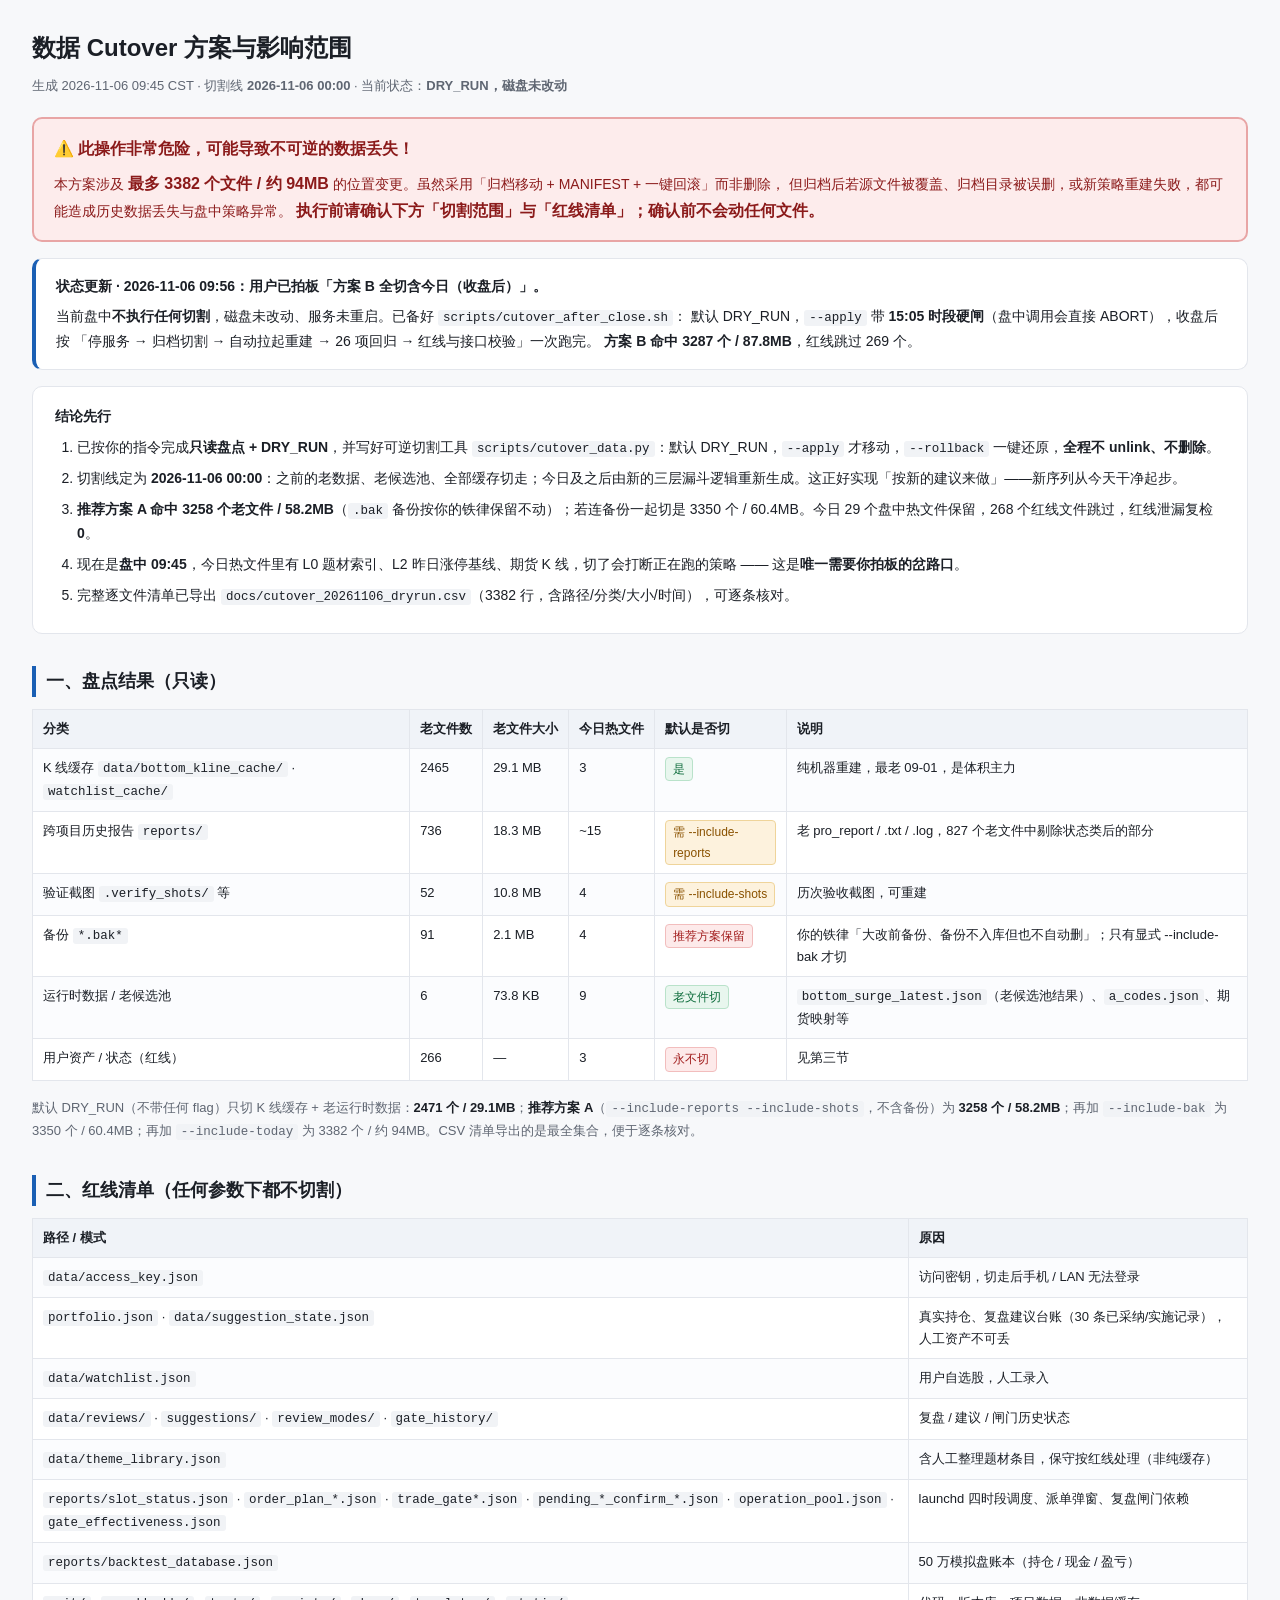
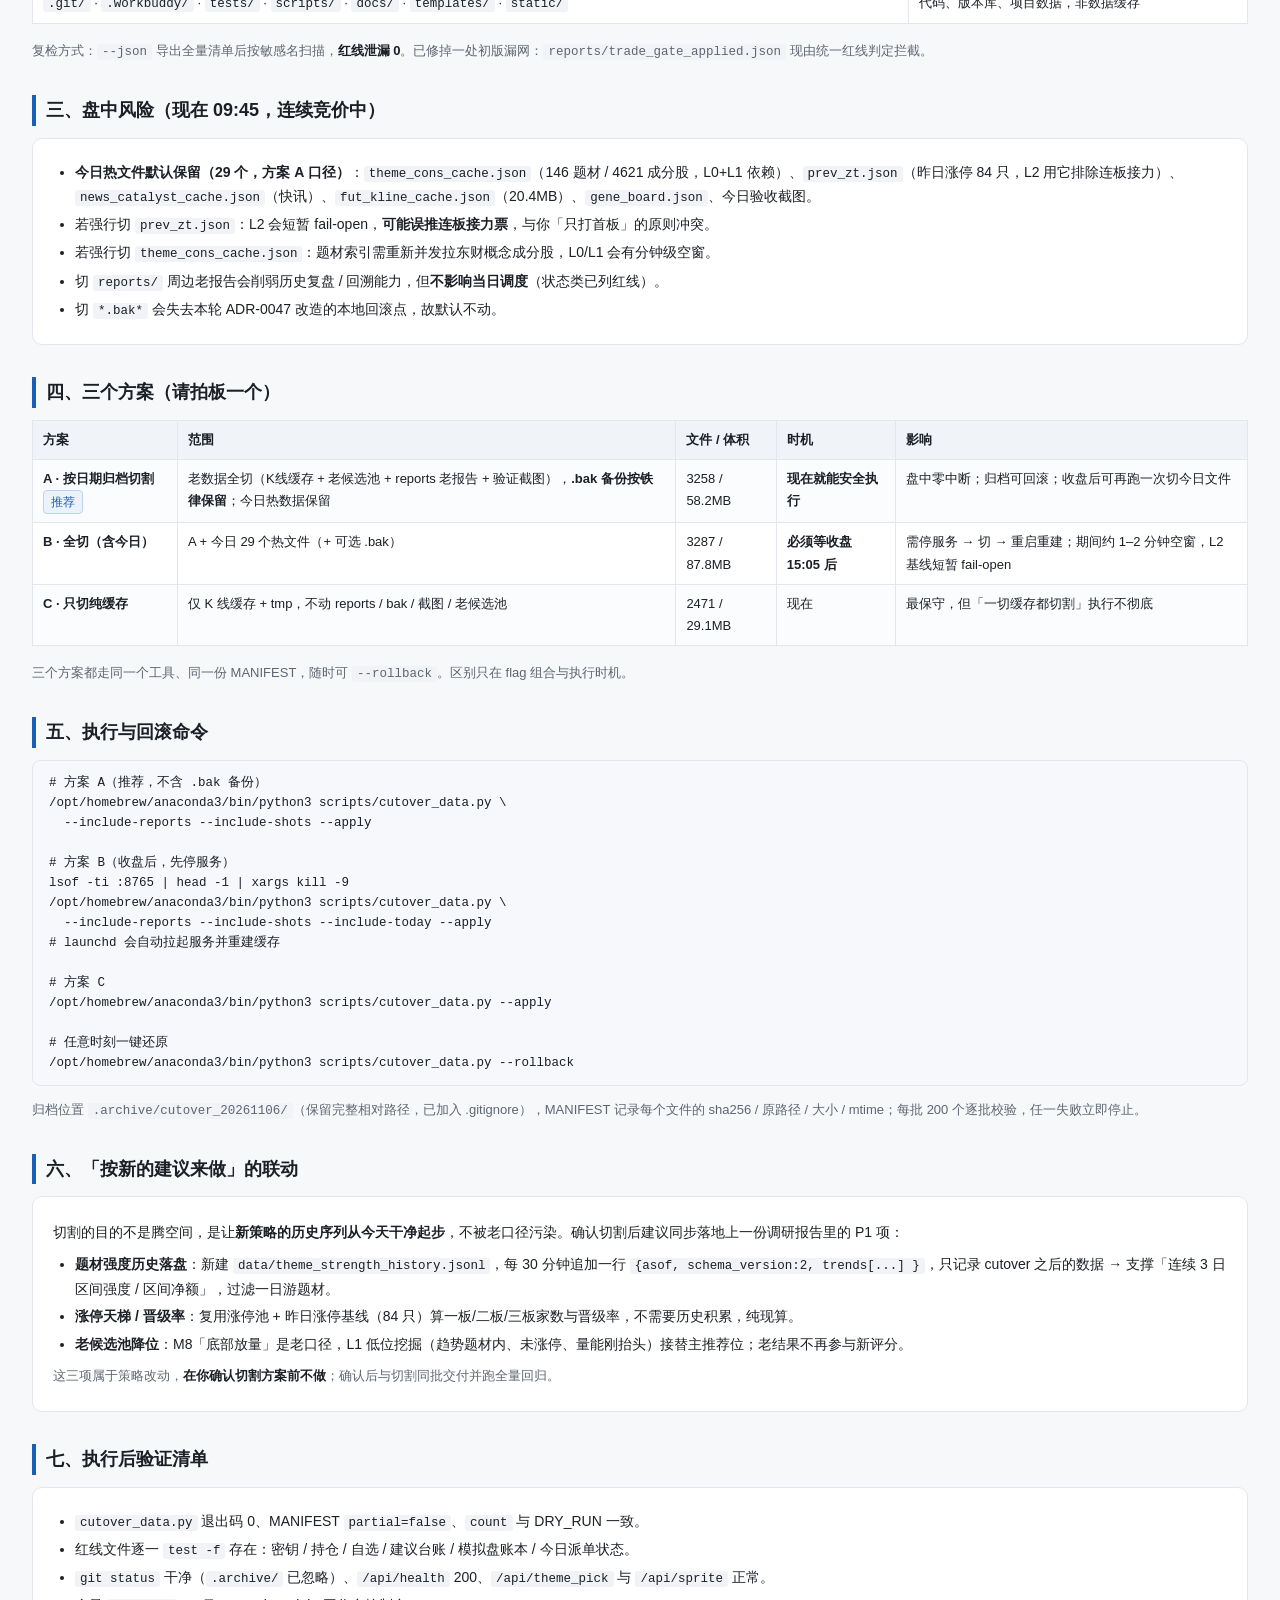
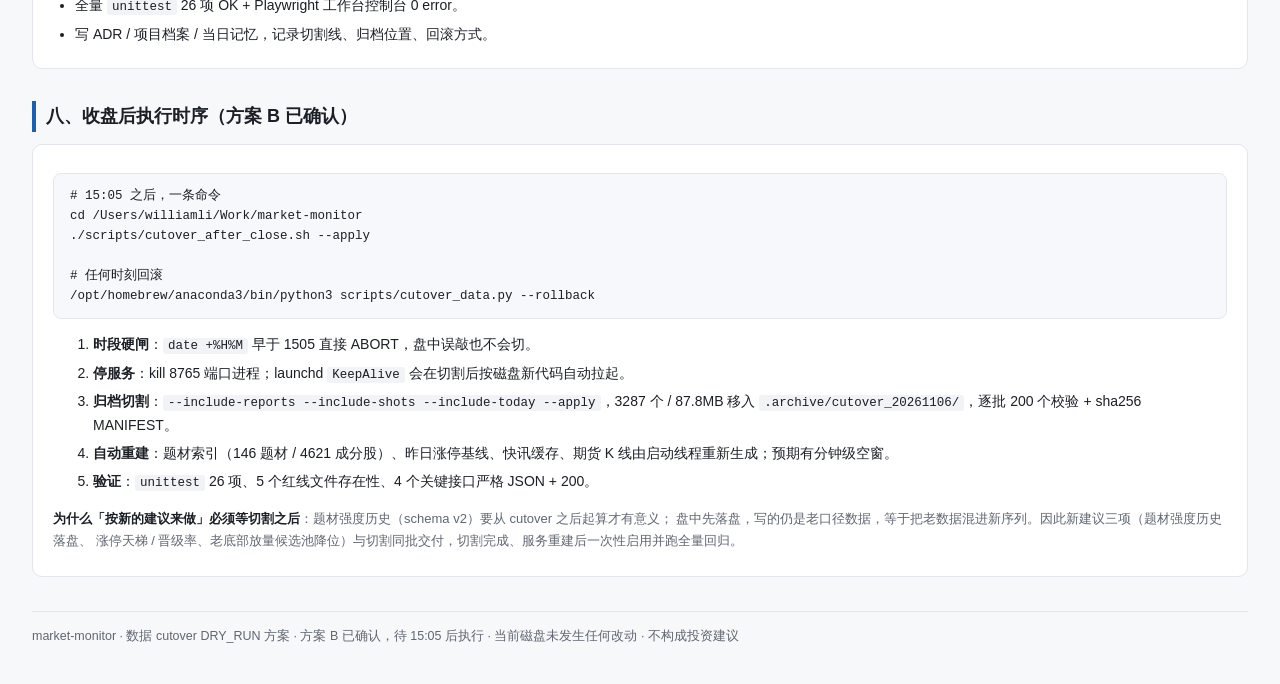
<file: docs/cutover_20261106_plan.html>
<!DOCTYPE html>
<html lang="zh-CN">
<head>
<meta charset="utf-8">
<meta name="viewport" content="width=device-width, initial-scale=1">
<title>数据 Cutover 方案与影响范围 · 2026-11-06</title>
<style>
:root{--bg:#f7f8fa;--card:#fff;--line:#e3e6ec;--txt:#1b1f26;--mut:#5f6672;--red:#c62f2f;--green:#12894a;--blue:#1a5fb4;--amber:#a86400}
*{box-sizing:border-box}
body{margin:0;background:var(--bg);color:var(--txt);font:14px/1.7 -apple-system,BlinkMacSystemFont,"PingFang SC","Microsoft YaHei",sans-serif}
.wrap{max-width:1280px;margin:0 auto;padding:28px 32px 64px}
h1{font-size:24px;font-weight:600;margin:0 0 6px}
h2{font-size:18px;font-weight:600;margin:32px 0 12px;padding-left:10px;border-left:4px solid var(--blue)}
h3{font-size:15px;font-weight:600;margin:20px 0 8px}
p{margin:8px 0}
.meta{color:var(--mut);font-size:13px;margin-bottom:20px}
.warn{background:#fdecec;border:2px solid #e8a5a5;border-radius:10px;padding:16px 20px;margin:16px 0;color:#8b1a1a}
.warn b{font-size:16px}
.lead{background:#fff;border:1px solid var(--line);border-radius:10px;padding:18px 22px;margin:16px 0}
.lead ol{margin:6px 0 0;padding-left:22px}.lead li{margin:7px 0}
.card{background:var(--card);border:1px solid var(--line);border-radius:10px;padding:16px 20px;margin:12px 0}
table{width:100%;border-collapse:collapse;background:#fff;font-size:13px;margin:10px 0 16px}
th,td{border:1px solid var(--line);padding:8px 10px;text-align:left;vertical-align:top}
th{background:#f0f3f8;font-weight:600;white-space:nowrap}
tr:nth-child(even) td{background:#fbfcfe}
code{background:#f1f3f6;padding:1px 5px;border-radius:3px;font-size:12.5px}
pre{background:#f6f8fb;border:1px solid var(--line);border-radius:8px;padding:12px 16px;overflow-x:auto;font-size:12.5px;line-height:1.6}
.tag{display:inline-block;padding:1px 7px;border-radius:4px;font-size:12px;border:1px solid}
.t-ok{color:#0b6b3a;background:#e8f6ee;border-color:#b9e2ca}
.t-no{color:#a11c1c;background:#fdeaea;border-color:#f2bdbd}
.t-warn{color:#8a5200;background:#fdf2dd;border-color:#efd49a}
.t-rec{color:#1a5fb4;background:#eaf2fd;border-color:#bcd3f2}
ul{margin:6px 0;padding-left:22px}li{margin:4px 0}
.kv{font-size:13px;color:var(--mut)}.kv b{color:var(--txt)}
.foot{margin-top:34px;padding-top:14px;border-top:1px solid var(--line);color:var(--mut);font-size:12.5px}
</style>
</head>
<body>
<div class="wrap">

<h1>数据 Cutover 方案与影响范围</h1>
<div class="meta">生成 2026-11-06 09:45 CST · 切割线 <b>2026-11-06 00:00</b> · 当前状态：<b>DRY_RUN，磁盘未改动</b></div>

<div class="warn">
<b>⚠️ 此操作非常危险，可能导致不可逆的数据丢失！</b>
<p style="margin:8px 0 0">本方案涉及 <b>最多 3382 个文件 / 约 94MB</b> 的位置变更。虽然采用「归档移动 + MANIFEST + 一键回滚」而非删除，
但归档后若源文件被覆盖、归档目录被误删，或新策略重建失败，都可能造成历史数据丢失与盘中策略异常。
<b>执行前请确认下方「切割范围」与「红线清单」；确认前不会动任何文件。</b></p>
</div>

<div class="card" style="border-left:4px solid #1a5fb4">
<b>状态更新 · 2026-11-06 09:56：用户已拍板「方案 B 全切含今日（收盘后）」。</b>
<p style="margin:6px 0 0">当前盘中<b>不执行任何切割</b>，磁盘未改动、服务未重启。已备好 <code>scripts/cutover_after_close.sh</code>：
默认 DRY_RUN，<code>--apply</code> 带 <b>15:05 时段硬闸</b>（盘中调用会直接 ABORT），收盘后按
「停服务 → 归档切割 → 自动拉起重建 → 26 项回归 → 红线与接口校验」一次跑完。
<b>方案 B 命中 3287 个 / 87.8MB</b>，红线跳过 269 个。</p>
</div>

<div class="lead">
<b>结论先行</b>
<ol>
<li>已按你的指令完成<b>只读盘点 + DRY_RUN</b>，并写好可逆切割工具 <code>scripts/cutover_data.py</code>：默认 DRY_RUN，<code>--apply</code> 才移动，<code>--rollback</code> 一键还原，<b>全程不 unlink、不删除</b>。</li>
<li>切割线定为 <b>2026-11-06 00:00</b>：之前的老数据、老候选池、全部缓存切走；今日及之后由新的三层漏斗逻辑重新生成。这正好实现「按新的建议来做」——新序列从今天干净起步。</li>
<li><b>推荐方案 A 命中 3258 个老文件 / 58.2MB</b>（<code>.bak</code> 备份按你的铁律保留不动）；若连备份一起切是 3350 个 / 60.4MB。今日 29 个盘中热文件保留，268 个红线文件跳过，红线泄漏复检 <b>0</b>。</li>
<li>现在是<b>盘中 09:45</b>，今日热文件里有 L0 题材索引、L2 昨日涨停基线、期货 K 线，切了会打断正在跑的策略 —— 这是<b>唯一需要你拍板的岔路口</b>。</li>
<li>完整逐文件清单已导出 <code>docs/cutover_20261106_dryrun.csv</code>（3382 行，含路径/分类/大小/时间），可逐条核对。</li>
</ol>
</div>

<h2>一、盘点结果（只读）</h2>
<table>
<tr><th>分类</th><th>老文件数</th><th>老文件大小</th><th>今日热文件</th><th>默认是否切</th><th>说明</th></tr>
<tr><td>K 线缓存 <code>data/bottom_kline_cache/</code> · <code>watchlist_cache/</code></td><td>2465</td><td>29.1 MB</td><td>3</td><td><span class="tag t-ok">是</span></td><td>纯机器重建，最老 09-01，是体积主力</td></tr>
<tr><td>跨项目历史报告 <code>reports/</code></td><td>736</td><td>18.3 MB</td><td>~15</td><td><span class="tag t-warn">需 --include-reports</span></td><td>老 pro_report / .txt / .log，827 个老文件中剔除状态类后的部分</td></tr>
<tr><td>验证截图 <code>.verify_shots/</code> 等</td><td>52</td><td>10.8 MB</td><td>4</td><td><span class="tag t-warn">需 --include-shots</span></td><td>历次验收截图，可重建</td></tr>
<tr><td>备份 <code>*.bak*</code></td><td>91</td><td>2.1 MB</td><td>4</td><td><span class="tag t-no">推荐方案保留</span></td><td>你的铁律「大改前备份、备份不入库但也不自动删」；只有显式 --include-bak 才切</td></tr>
<tr><td>运行时数据 / 老候选池</td><td>6</td><td>73.8 KB</td><td>9</td><td><span class="tag t-ok">老文件切</span></td><td><code>bottom_surge_latest.json</code>（老候选池结果）、<code>a_codes.json</code>、期货映射等</td></tr>
<tr><td>用户资产 / 状态（红线）</td><td>266</td><td>—</td><td>3</td><td><span class="tag t-no">永不切</span></td><td>见第三节</td></tr>
</table>
<p class="kv">默认 DRY_RUN（不带任何 flag）只切 K 线缓存 + 老运行时数据：<b>2471 个 / 29.1MB</b>；<b>推荐方案 A</b>（<code>--include-reports --include-shots</code>，不含备份）为 <b>3258 个 / 58.2MB</b>；再加 <code>--include-bak</code> 为 3350 个 / 60.4MB；再加 <code>--include-today</code> 为 3382 个 / 约 94MB。CSV 清单导出的是最全集合，便于逐条核对。</p>

<h2>二、红线清单（任何参数下都不切割）</h2>
<table>
<tr><th>路径 / 模式</th><th>原因</th></tr>
<tr><td><code>data/access_key.json</code></td><td>访问密钥，切走后手机 / LAN 无法登录</td></tr>
<tr><td><code>portfolio.json</code> · <code>data/suggestion_state.json</code></td><td>真实持仓、复盘建议台账（30 条已采纳/实施记录），人工资产不可丢</td></tr>
<tr><td><code>data/watchlist.json</code></td><td>用户自选股，人工录入</td></tr>
<tr><td><code>data/reviews/</code> · <code>suggestions/</code> · <code>review_modes/</code> · <code>gate_history/</code></td><td>复盘 / 建议 / 闸门历史状态</td></tr>
<tr><td><code>data/theme_library.json</code></td><td>含人工整理题材条目，保守按红线处理（非纯缓存）</td></tr>
<tr><td><code>reports/slot_status.json</code> · <code>order_plan_*.json</code> · <code>trade_gate*.json</code> · <code>pending_*_confirm_*.json</code> · <code>operation_pool.json</code> · <code>gate_effectiveness.json</code></td><td>launchd 四时段调度、派单弹窗、复盘闸门依赖</td></tr>
<tr><td><code>reports/backtest_database.json</code></td><td>50 万模拟盘账本（持仓 / 现金 / 盈亏）</td></tr>
<tr><td><code>.git/</code> · <code>.workbuddy/</code> · <code>tests/</code> · <code>scripts/</code> · <code>docs/</code> · <code>templates/</code> · <code>static/</code></td><td>代码、版本库、项目数据，非数据缓存</td></tr>
</table>
<p class="kv">复检方式：<code>--json</code> 导出全量清单后按敏感名扫描，<b>红线泄漏 0</b>。已修掉一处初版漏网：<code>reports/trade_gate_applied.json</code> 现由统一红线判定拦截。</p>

<h2>三、盘中风险（现在 09:45，连续竞价中）</h2>
<div class="card">
<ul>
<li><b>今日热文件默认保留（29 个，方案 A 口径）</b>：<code>theme_cons_cache.json</code>（146 题材 / 4621 成分股，L0+L1 依赖）、<code>prev_zt.json</code>（昨日涨停 84 只，L2 用它排除连板接力）、<code>news_catalyst_cache.json</code>（快讯）、<code>fut_kline_cache.json</code>（20.4MB）、<code>gene_board.json</code>、今日验收截图。</li>
<li>若强行切 <code>prev_zt.json</code>：L2 会短暂 fail-open，<b>可能误推连板接力票</b>，与你「只打首板」的原则冲突。</li>
<li>若强行切 <code>theme_cons_cache.json</code>：题材索引需重新并发拉东财概念成分股，L0/L1 会有分钟级空窗。</li>
<li>切 <code>reports/</code> 周边老报告会削弱历史复盘 / 回溯能力，但<b>不影响当日调度</b>（状态类已列红线）。</li>
<li>切 <code>*.bak*</code> 会失去本轮 ADR-0047 改造的本地回滚点，故默认不动。</li>
</ul>
</div>

<h2>四、三个方案（请拍板一个）</h2>
<table>
<tr><th>方案</th><th>范围</th><th>文件 / 体积</th><th>时机</th><th>影响</th></tr>
<tr><td><b>A · 按日期归档切割</b> <span class="tag t-rec">推荐</span></td><td>老数据全切（K线缓存 + 老候选池 + reports 老报告 + 验证截图），<b>.bak 备份按铁律保留</b>；今日热数据保留</td><td>3258 / 58.2MB</td><td><b>现在就能安全执行</b></td><td>盘中零中断；归档可回滚；收盘后可再跑一次切今日文件</td></tr>
<tr><td><b>B · 全切（含今日）</b></td><td>A + 今日 29 个热文件（+ 可选 .bak）</td><td>3287 / 87.8MB</td><td><b>必须等收盘 15:05 后</b></td><td>需停服务 → 切 → 重启重建；期间约 1–2 分钟空窗，L2 基线短暂 fail-open</td></tr>
<tr><td><b>C · 只切纯缓存</b></td><td>仅 K 线缓存 + tmp，不动 reports / bak / 截图 / 老候选池</td><td>2471 / 29.1MB</td><td>现在</td><td>最保守，但「一切缓存都切割」执行不彻底</td></tr>
</table>
<p class="kv">三个方案都走同一个工具、同一份 MANIFEST，随时可 <code>--rollback</code>。区别只在 flag 组合与执行时机。</p>

<h2>五、执行与回滚命令</h2>
<pre># 方案 A（推荐，不含 .bak 备份）
/opt/homebrew/anaconda3/bin/python3 scripts/cutover_data.py \
  --include-reports --include-shots --apply

# 方案 B（收盘后，先停服务）
lsof -ti :8765 | head -1 | xargs kill -9
/opt/homebrew/anaconda3/bin/python3 scripts/cutover_data.py \
  --include-reports --include-shots --include-today --apply
# launchd 会自动拉起服务并重建缓存

# 方案 C
/opt/homebrew/anaconda3/bin/python3 scripts/cutover_data.py --apply

# 任意时刻一键还原
/opt/homebrew/anaconda3/bin/python3 scripts/cutover_data.py --rollback</pre>
<p class="kv">归档位置 <code>.archive/cutover_20261106/</code>（保留完整相对路径，已加入 .gitignore），MANIFEST 记录每个文件的 sha256 / 原路径 / 大小 / mtime；每批 200 个逐批校验，任一失败立即停止。</p>

<h2>六、「按新的建议来做」的联动</h2>
<div class="card">
<p>切割的目的不是腾空间，是让<b>新策略的历史序列从今天干净起步</b>，不被老口径污染。确认切割后建议同步落地上一份调研报告里的 P1 项：</p>
<ul>
<li><b>题材强度历史落盘</b>：新建 <code>data/theme_strength_history.jsonl</code>，每 30 分钟追加一行 <code>{asof, schema_version:2, trends[...] }</code>，只记录 cutover 之后的数据 → 支撑「连续 3 日区间强度 / 区间净额」，过滤一日游题材。</li>
<li><b>涨停天梯 / 晋级率</b>：复用涨停池 + 昨日涨停基线（84 只）算一板/二板/三板家数与晋级率，不需要历史积累，纯现算。</li>
<li><b>老候选池降位</b>：M8「底部放量」是老口径，L1 低位挖掘（趋势题材内、未涨停、量能刚抬头）接替主推荐位；老结果不再参与新评分。</li>
</ul>
<p class="kv">这三项属于策略改动，<b>在你确认切割方案前不做</b>；确认后与切割同批交付并跑全量回归。</p>
</div>

<h2>七、执行后验证清单</h2>
<div class="card">
<ul>
<li><code>cutover_data.py</code> 退出码 0、MANIFEST <code>partial=false</code>、<code>count</code> 与 DRY_RUN 一致。</li>
<li>红线文件逐一 <code>test -f</code> 存在：密钥 / 持仓 / 自选 / 建议台账 / 模拟盘账本 / 今日派单状态。</li>
<li><code>git status</code> 干净（<code>.archive/</code> 已忽略）、<code>/api/health</code> 200、<code>/api/theme_pick</code> 与 <code>/api/sprite</code> 正常。</li>
<li>全量 <code>unittest</code> 26 项 OK + Playwright 工作台控制台 0 error。</li>
<li>写 ADR / 项目档案 / 当日记忆，记录切割线、归档位置、回滚方式。</li>
</ul>
</div>

<h2>八、收盘后执行时序（方案 B 已确认）</h2>
<div class="card">
<pre># 15:05 之后，一条命令
cd /Users/williamli/Work/market-monitor
./scripts/cutover_after_close.sh --apply

# 任何时刻回滚
/opt/homebrew/anaconda3/bin/python3 scripts/cutover_data.py --rollback</pre>
<ol>
<li><b>时段硬闸</b>：<code>date +%H%M</code> 早于 1505 直接 ABORT，盘中误敲也不会切。</li>
<li><b>停服务</b>：kill 8765 端口进程；launchd <code>KeepAlive</code> 会在切割后按磁盘新代码自动拉起。</li>
<li><b>归档切割</b>：<code>--include-reports --include-shots --include-today --apply</code>，3287 个 / 87.8MB 移入 <code>.archive/cutover_20261106/</code>，逐批 200 个校验 + sha256 MANIFEST。</li>
<li><b>自动重建</b>：题材索引（146 题材 / 4621 成分股）、昨日涨停基线、快讯缓存、期货 K 线由启动线程重新生成；预期有分钟级空窗。</li>
<li><b>验证</b>：<code>unittest</code> 26 项、5 个红线文件存在性、4 个关键接口严格 JSON + 200。</li>
</ol>
<p class="kv"><b>为什么「按新的建议来做」必须等切割之后</b>：题材强度历史（schema v2）要从 cutover 之后起算才有意义；
盘中先落盘，写的仍是老口径数据，等于把老数据混进新序列。因此新建议三项（题材强度历史落盘、
涨停天梯 / 晋级率、老底部放量候选池降位）与切割同批交付，切割完成、服务重建后一次性启用并跑全量回归。</p>
</div>

<div class="foot">market-monitor · 数据 cutover DRY_RUN 方案 · 方案 B 已确认，待 15:05 后执行 · 当前磁盘未发生任何改动 · 不构成投资建议</div>

</div>
</body>
</html>
</file>
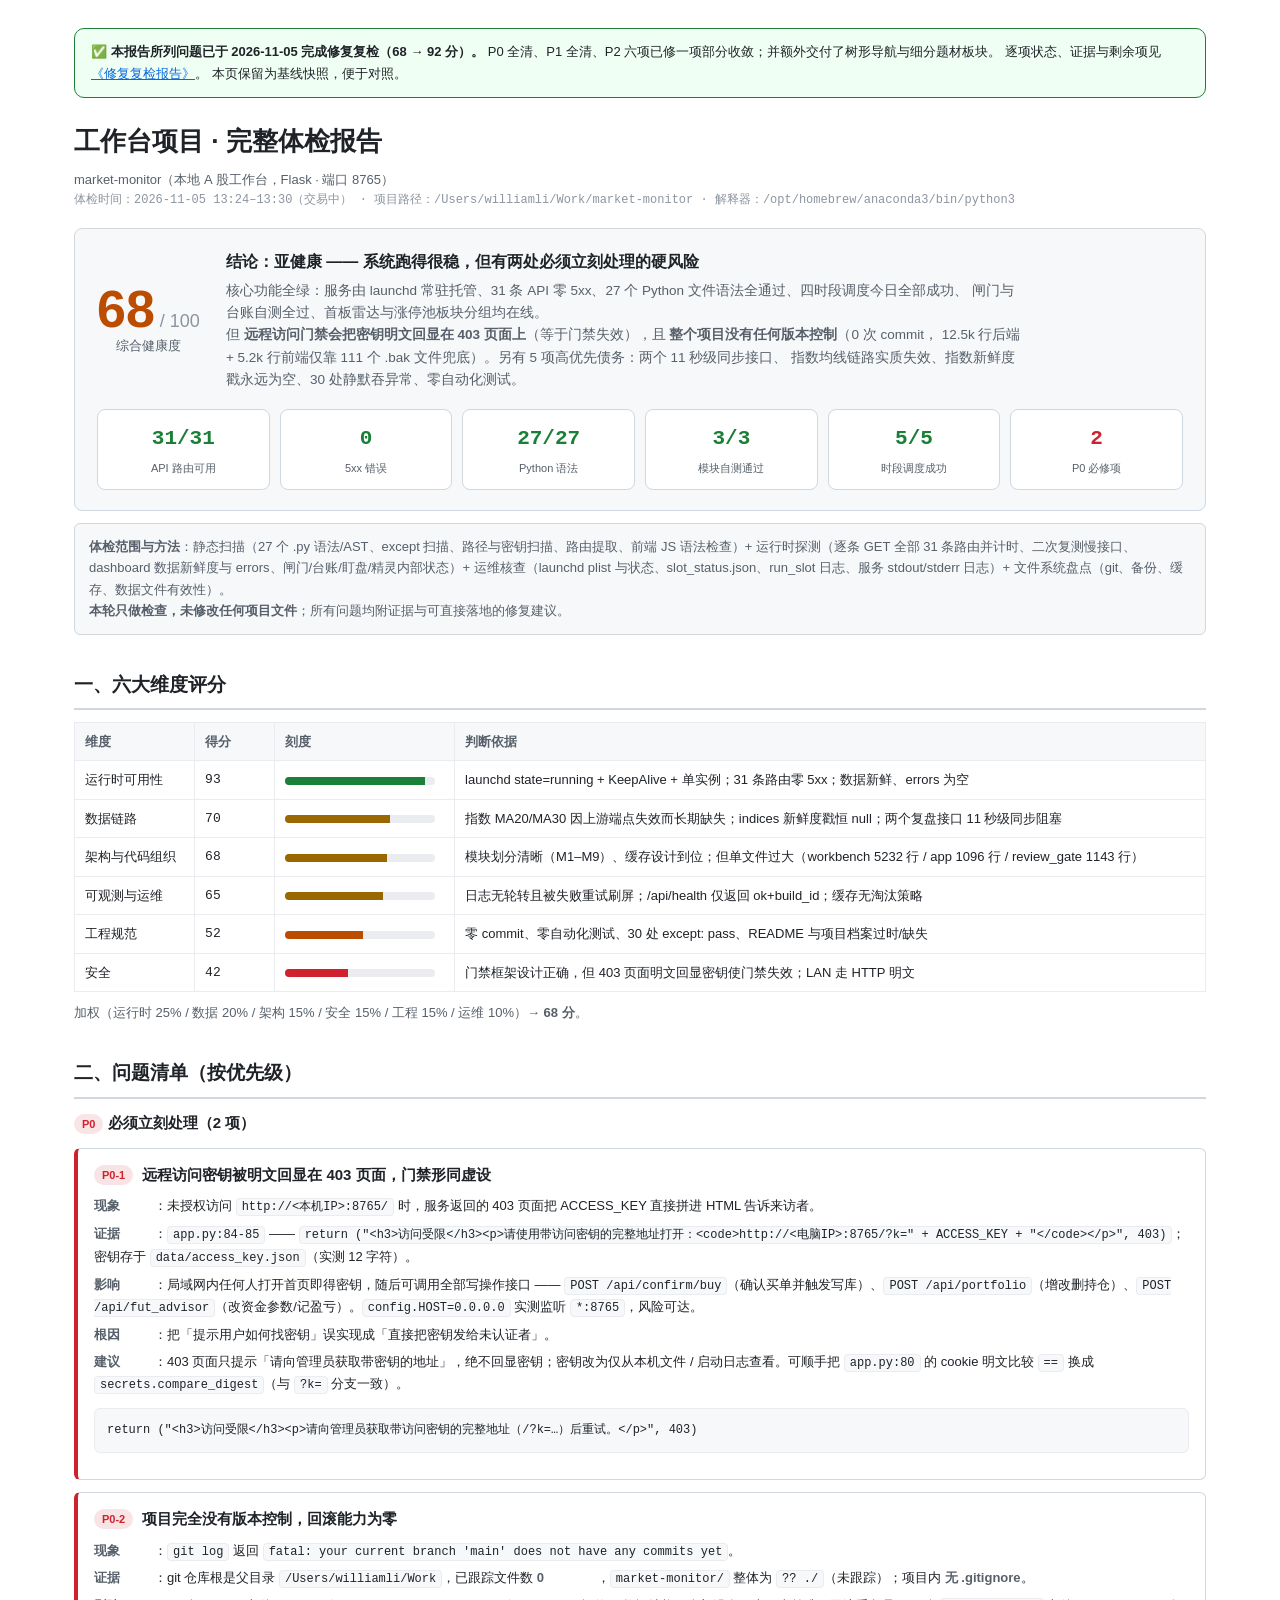
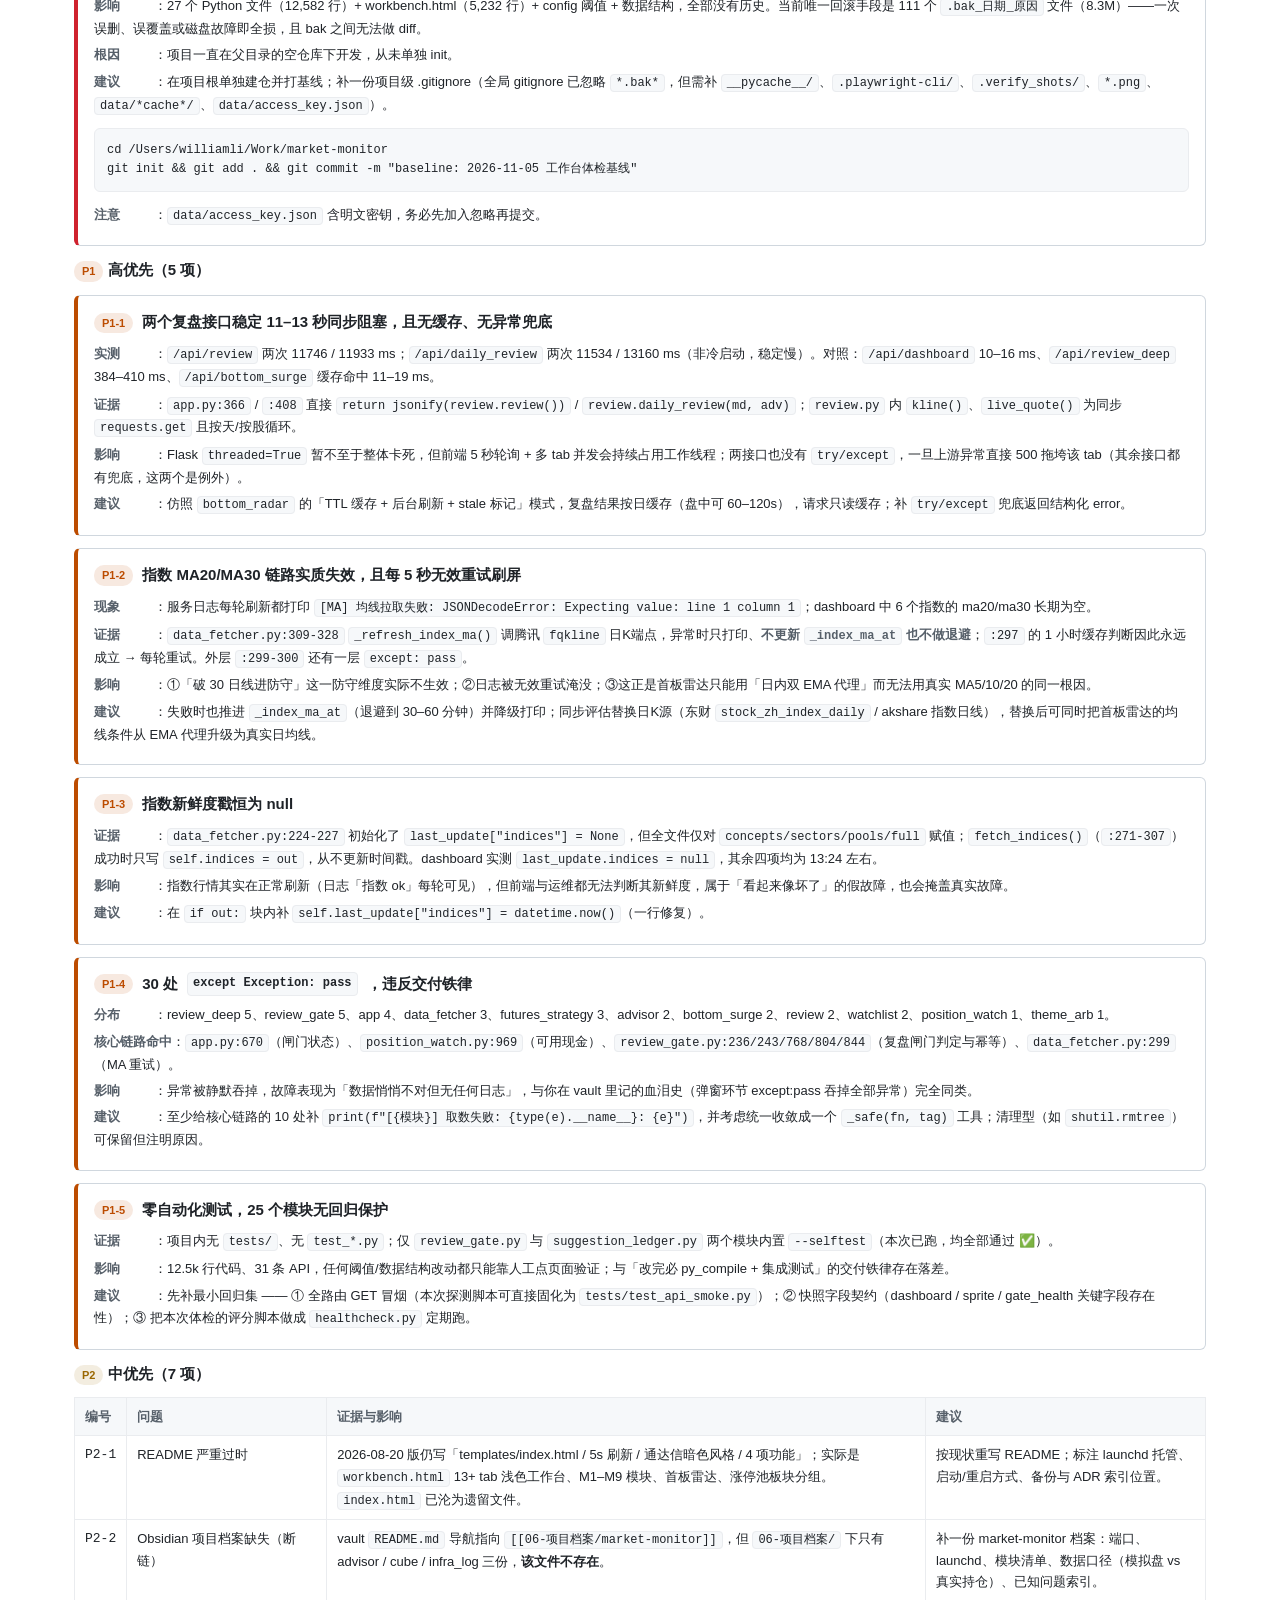
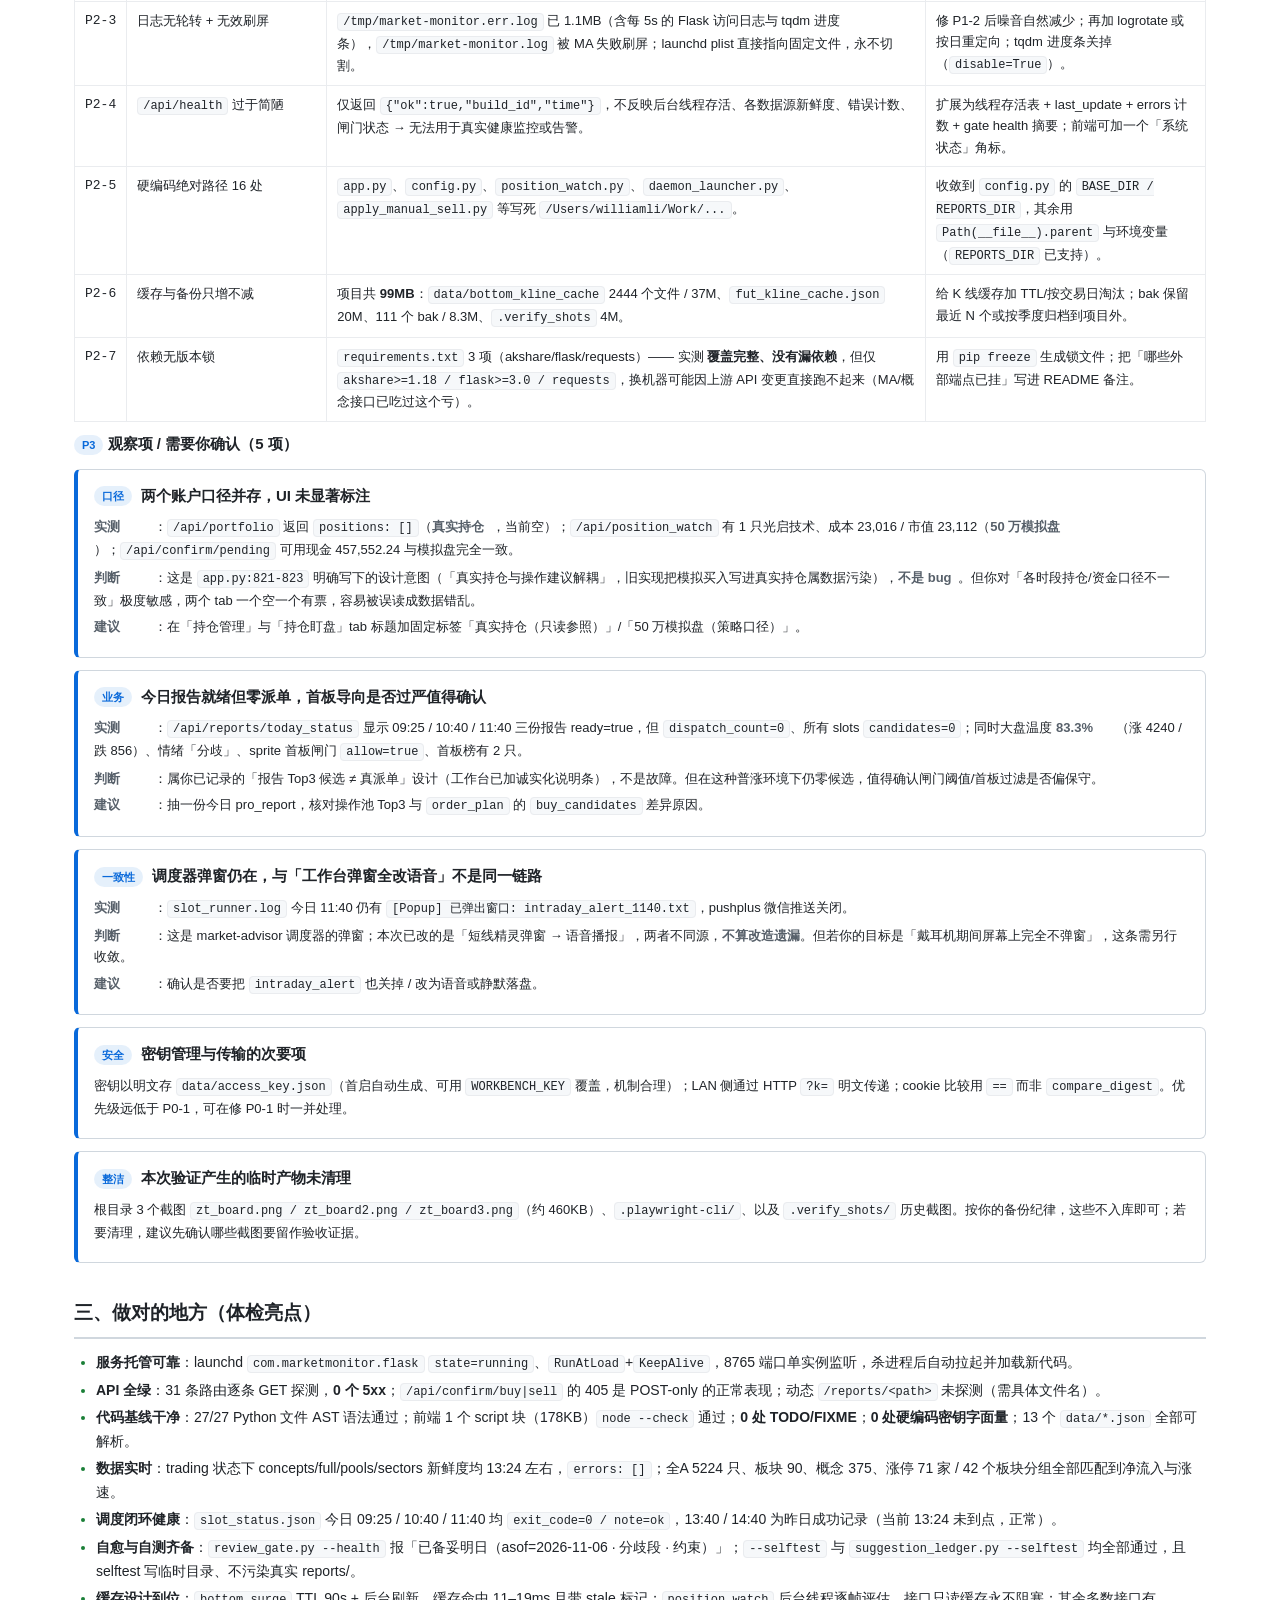
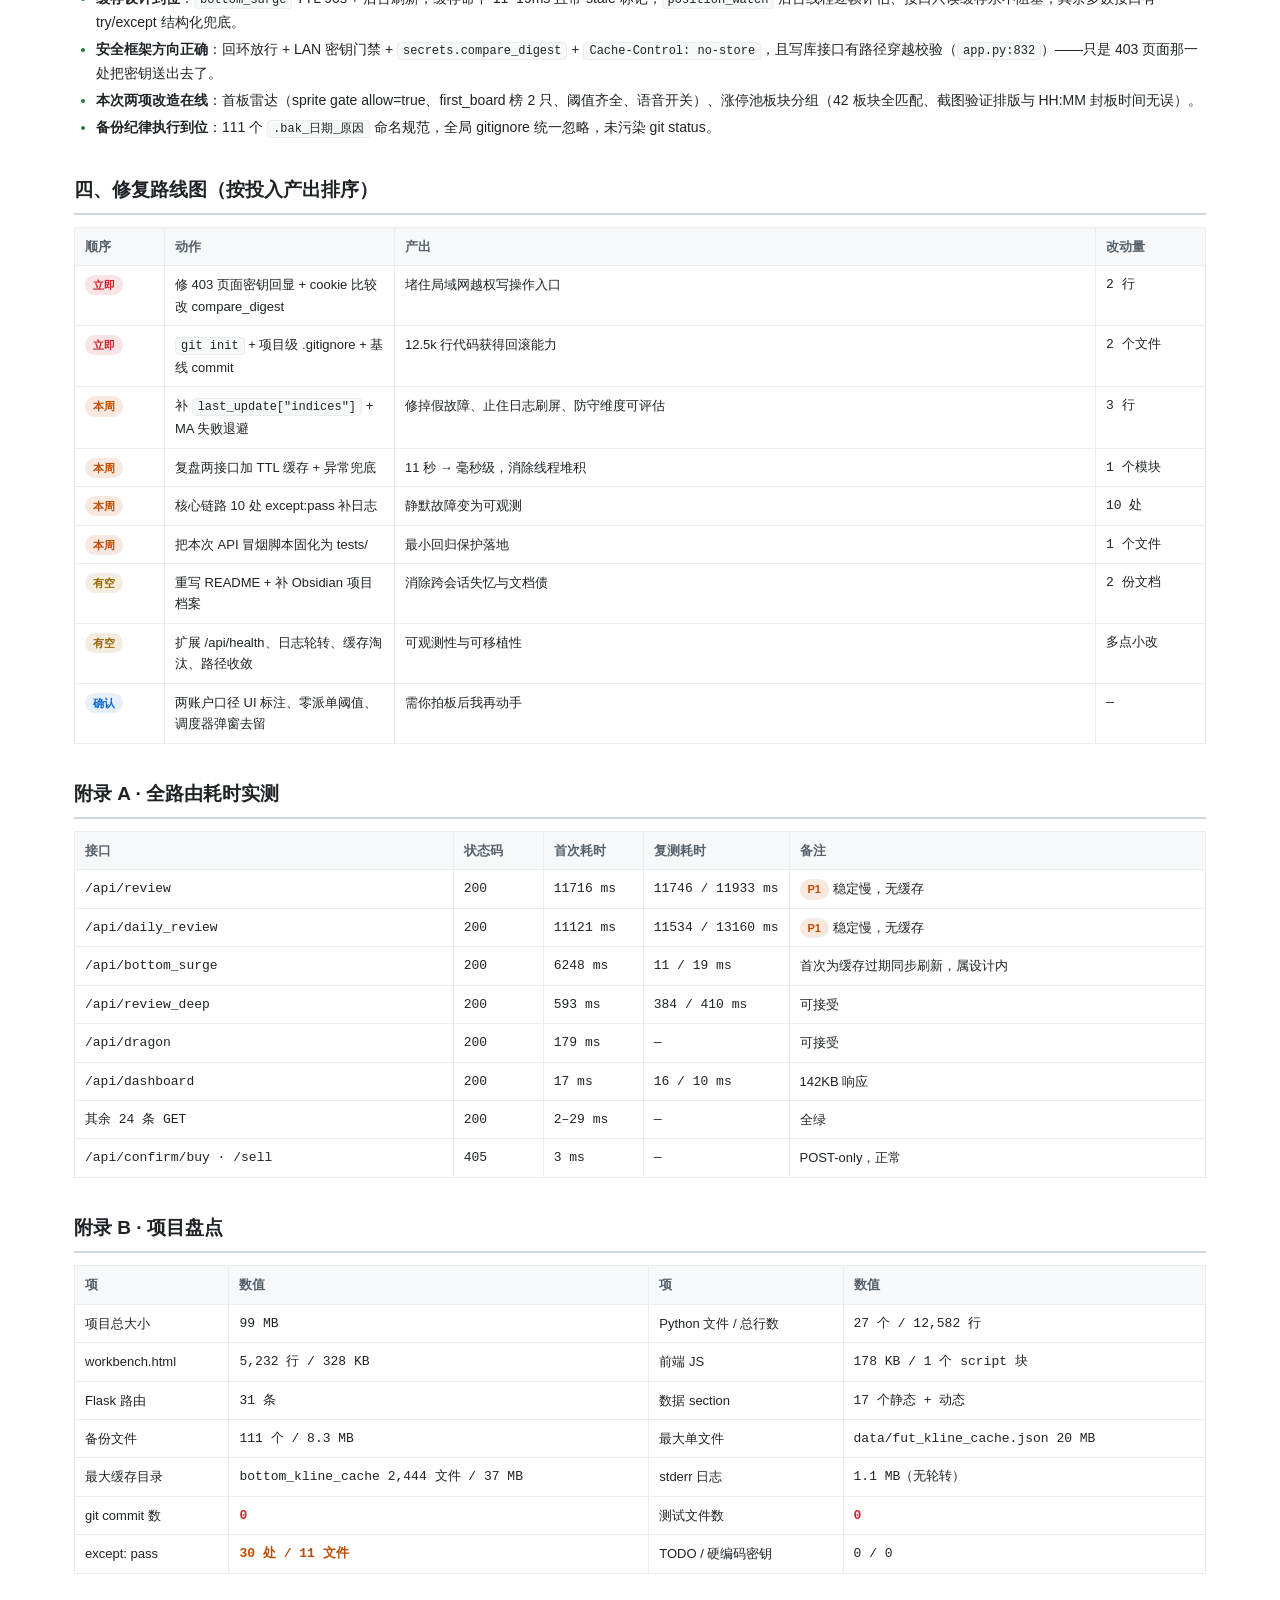
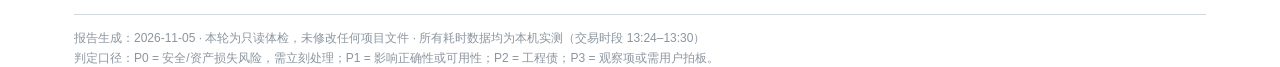
<file: docs/health_check_20261105.html>
<!DOCTYPE html>
<html lang="zh-CN">
<head>
<meta charset="UTF-8">
<meta name="viewport" content="width=device-width, initial-scale=1.0">
<title>工作台项目体检报告 · 2026-11-05</title>
<style>
  :root{
    --bg:#ffffff; --panel:#f6f8fa; --line:#d0d7de; --line2:#eaecef;
    --tx:#1f2328; --tx2:#57606a; --tx3:#8c959f;
    --p0:#cf222e; --p1:#bc4c00; --p2:#9a6700; --p3:#0969da; --ok:#1a7f37;
  }
  *{box-sizing:border-box}
  body{margin:0;background:var(--bg);color:var(--tx);
       font-family:-apple-system,BlinkMacSystemFont,"PingFang SC","Microsoft YaHei",Arial,sans-serif;
       font-size:14px;line-height:1.65}
  .wrap{max-width:1180px;margin:0 auto;padding:28px 24px 60px}
  h1{font-size:26px;margin:0 0 6px}
  h2{font-size:19px;margin:34px 0 12px;padding-bottom:8px;border-bottom:2px solid var(--line)}
  h3{font-size:15px;margin:0 0 8px}
  p{margin:8px 0}
  .sub{color:var(--tx2);font-size:13px}
  .meta{color:var(--tx3);font-size:12px;font-family:ui-monospace,SFMono-Regular,Menlo,monospace}
  .hero{background:var(--panel);border:1px solid var(--line);border-radius:8px;padding:20px 22px;margin-top:18px}
  .score-wrap{display:flex;align-items:center;gap:26px;flex-wrap:wrap}
  .score{font-size:52px;font-weight:700;line-height:1;color:var(--p1)}
  .score small{font-size:18px;color:var(--tx3);font-weight:400}
  .verdict{font-size:16px;font-weight:600;margin-bottom:4px}
  .verdict-detail{color:var(--tx2);font-size:13.5px;max-width:800px}
  .kpis{display:grid;grid-template-columns:repeat(6,1fr);gap:10px;margin-top:18px}
  @media(max-width:820px){.kpis{grid-template-columns:repeat(3,1fr)}.score-wrap{gap:14px}}
  .kpi{background:#fff;border:1px solid var(--line);border-radius:8px;padding:12px 10px;text-align:center}
  .kpi .v{font-size:21px;font-weight:700;font-family:ui-monospace,SFMono-Regular,Menlo,monospace}
  .kpi .l{font-size:11px;color:var(--tx2);margin-top:2px}
  .kpi.good .v{color:var(--ok)} .kpi.bad .v{color:var(--p0)} .kpi.warn .v{color:var(--p1)}
  table{width:100%;border-collapse:collapse;font-size:13px;margin:10px 0}
  th,td{border:1px solid var(--line2);padding:8px 10px;text-align:left;vertical-align:top}
  th{background:var(--panel);color:var(--tx2);font-weight:600;white-space:nowrap}
  td.num{font-family:ui-monospace,SFMono-Regular,Menlo,monospace;white-space:nowrap}
  .bar{display:inline-block;height:8px;border-radius:4px;background:var(--line2);width:150px;overflow:hidden;vertical-align:middle}
  .bar i{display:block;height:100%;background:var(--ok)}
  .tag{display:inline-block;font-size:11px;font-weight:700;padding:1px 8px;border-radius:10px;white-space:nowrap}
  .t-p0{background:rgba(207,34,46,.12);color:var(--p0)}
  .t-p1{background:rgba(188,76,0,.12);color:var(--p1)}
  .t-p2{background:rgba(154,103,0,.12);color:var(--p2)}
  .t-p3{background:rgba(9,105,218,.10);color:var(--p3)}
  .t-ok{background:rgba(26,127,55,.12);color:var(--ok)}
  .issue{border:1px solid var(--line);border-left:4px solid var(--line);border-radius:6px;
         padding:14px 16px;margin:12px 0;background:#fff}
  .issue.p0{border-left-color:var(--p0)} .issue.p1{border-left-color:var(--p1)}
  .issue.p2{border-left-color:var(--p2)} .issue.p3{border-left-color:var(--p3)}
  .issue h3{display:flex;align-items:center;gap:9px;flex-wrap:wrap}
  .issue .row{margin:5px 0;font-size:13px}
  .issue .row b{display:inline-block;min-width:60px;color:var(--tx2);font-weight:600}
  code{background:var(--panel);border:1px solid var(--line2);border-radius:4px;padding:1px 5px;
       font-family:ui-monospace,SFMono-Regular,Menlo,monospace;font-size:12px}
  pre{background:var(--panel);border:1px solid var(--line2);border-radius:6px;padding:12px;
      overflow-x:auto;font-family:ui-monospace,SFMono-Regular,Menlo,monospace;font-size:12px;line-height:1.55}
  ul{margin:8px 0;padding-left:22px} li{margin:4px 0}
  .good-list li::marker{color:var(--ok)}
  .note{background:var(--panel);border:1px solid var(--line);border-radius:6px;padding:12px 14px;
        font-size:13px;color:var(--tx2);margin:12px 0}
  .foot{margin-top:40px;border-top:1px solid var(--line);padding-top:14px;color:var(--tx3);font-size:12px}
</style>
</head>
<body>
<div class="wrap">
<div style="margin:0 0 22px;padding:12px 16px;border:1px solid #1a7f37;background:#f0fff4;border-radius:10px;font-size:13px;line-height:1.7">
  <b>✅ 本报告所列问题已于 2026-11-05 完成修复复检（68 → 92 分）。</b>
  P0 全清、P1 全清、P2 六项已修一项部分收敛；并额外交付了树形导航与细分题材板块。
  逐项状态、证据与剩余项见 <a href="health_check_20261105_fix.html" style="color:#0969da">《修复复检报告》</a>。
  本页保留为基线快照，便于对照。
</div>


<h1>工作台项目 · 完整体检报告</h1>
<div class="sub">market-monitor（本地 A 股工作台，Flask · 端口 8765）</div>
<div class="meta">体检时间：2026-11-05 13:24–13:30（交易中） · 项目路径：/Users/williamli/Work/market-monitor · 解释器：/opt/homebrew/anaconda3/bin/python3</div>

<div class="hero">
  <div class="score-wrap">
    <div><div class="score">68<small> / 100</small></div><div class="sub" style="text-align:center">综合健康度</div></div>
    <div>
      <div class="verdict">结论：亚健康 —— 系统跑得很稳，但有两处必须立刻处理的硬风险</div>
      <div class="verdict-detail">
        核心功能全绿：服务由 launchd 常驻托管、31 条 API 零 5xx、27 个 Python 文件语法全通过、四时段调度今日全部成功、
        闸门与台账自测全过、首板雷达与涨停池板块分组均在线。<br>
        但 <b>远程访问门禁会把密钥明文回显在 403 页面上</b>（等于门禁失效），且 <b>整个项目没有任何版本控制</b>（0 次 commit，
        12.5k 行后端 + 5.2k 行前端仅靠 111 个 .bak 文件兜底）。另有 5 项高优先债务：两个 11 秒级同步接口、
        指数均线链路实质失效、指数新鲜度戳永远为空、30 处静默吞异常、零自动化测试。
      </div>
    </div>
  </div>
  <div class="kpis">
    <div class="kpi good"><div class="v">31/31</div><div class="l">API 路由可用</div></div>
    <div class="kpi good"><div class="v">0</div><div class="l">5xx 错误</div></div>
    <div class="kpi good"><div class="v">27/27</div><div class="l">Python 语法</div></div>
    <div class="kpi good"><div class="v">3/3</div><div class="l">模块自测通过</div></div>
    <div class="kpi good"><div class="v">5/5</div><div class="l">时段调度成功</div></div>
    <div class="kpi bad"><div class="v">2</div><div class="l">P0 必修项</div></div>
  </div>
</div>

<div class="note">
  <b>体检范围与方法</b>：静态扫描（27 个 .py 语法/AST、except 扫描、路径与密钥扫描、路由提取、前端 JS 语法检查）+
  运行时探测（逐条 GET 全部 31 条路由并计时、二次复测慢接口、dashboard 数据新鲜度与 errors、闸门/台账/盯盘/精灵内部状态）+
  运维核查（launchd plist 与状态、slot_status.json、run_slot 日志、服务 stdout/stderr 日志）+ 文件系统盘点（git、备份、缓存、数据文件有效性）。<br>
  <b>本轮只做检查，未修改任何项目文件</b>；所有问题均附证据与可直接落地的修复建议。
</div>

<h2>一、六大维度评分</h2>
<table>
  <thead><tr><th>维度</th><th style="width:80px">得分</th><th style="width:180px">刻度</th><th>判断依据</th></tr></thead>
  <tbody>
    <tr><td>运行时可用性</td><td class="num">93</td><td><span class="bar"><i style="width:93%"></i></span></td><td>launchd state=running + KeepAlive + 单实例；31 条路由零 5xx；数据新鲜、errors 为空</td></tr>
    <tr><td>数据链路</td><td class="num">70</td><td><span class="bar"><i style="width:70%;background:var(--p2)"></i></span></td><td>指数 MA20/MA30 因上游端点失效而长期缺失；indices 新鲜度戳恒 null；两个复盘接口 11 秒级同步阻塞</td></tr>
    <tr><td>架构与代码组织</td><td class="num">68</td><td><span class="bar"><i style="width:68%;background:var(--p2)"></i></span></td><td>模块划分清晰（M1–M9）、缓存设计到位；但单文件过大（workbench 5232 行 / app 1096 行 / review_gate 1143 行）</td></tr>
    <tr><td>可观测与运维</td><td class="num">65</td><td><span class="bar"><i style="width:65%;background:var(--p2)"></i></span></td><td>日志无轮转且被失败重试刷屏；/api/health 仅返回 ok+build_id；缓存无淘汰策略</td></tr>
    <tr><td>工程规范</td><td class="num">52</td><td><span class="bar"><i style="width:52%;background:var(--p1)"></i></span></td><td>零 commit、零自动化测试、30 处 except: pass、README 与项目档案过时/缺失</td></tr>
    <tr><td>安全</td><td class="num">42</td><td><span class="bar"><i style="width:42%;background:var(--p0)"></i></span></td><td>门禁框架设计正确，但 403 页面明文回显密钥使门禁失效；LAN 走 HTTP 明文</td></tr>
  </tbody>
</table>
<p class="sub">加权（运行时 25% / 数据 20% / 架构 15% / 安全 15% / 工程 15% / 运维 10%）→ <b>68 分</b>。</p>

<h2>二、问题清单（按优先级）</h2>

<h3><span class="tag t-p0">P0</span> 必须立刻处理（2 项）</h3>

<div class="issue p0">
  <h3><span class="tag t-p0">P0-1</span> 远程访问密钥被明文回显在 403 页面，门禁形同虚设</h3>
  <div class="row"><b>现象</b>：未授权访问 <code>http://&lt;本机IP&gt;:8765/</code> 时，服务返回的 403 页面把 ACCESS_KEY 直接拼进 HTML 告诉来访者。</div>
  <div class="row"><b>证据</b>：<code>app.py:84-85</code> —— <code>return ("&lt;h3&gt;访问受限&lt;/h3&gt;&lt;p&gt;请使用带访问密钥的完整地址打开：&lt;code&gt;http://&lt;电脑IP&gt;:8765/?k=" + ACCESS_KEY + "&lt;/code&gt;&lt;/p&gt;", 403)</code>；密钥存于 <code>data/access_key.json</code>（实测 12 字符）。</div>
  <div class="row"><b>影响</b>：局域网内任何人打开首页即得密钥，随后可调用全部写操作接口 —— <code>POST /api/confirm/buy</code>（确认买单并触发写库）、<code>POST /api/portfolio</code>（增改删持仓）、<code>POST /api/fut_advisor</code>（改资金参数/记盈亏）。<code>config.HOST=0.0.0.0</code> 实测监听 <code>*:8765</code>，风险可达。</div>
  <div class="row"><b>根因</b>：把「提示用户如何找密钥」误实现成「直接把密钥发给未认证者」。</div>
  <div class="row"><b>建议</b>：403 页面只提示「请向管理员获取带密钥的地址」，绝不回显密钥；密钥改为仅从本机文件 / 启动日志查看。可顺手把 <code>app.py:80</code> 的 cookie 明文比较 <code>==</code> 换成 <code>secrets.compare_digest</code>（与 <code>?k=</code> 分支一致）。</div>
  <pre>return ("&lt;h3&gt;访问受限&lt;/h3&gt;&lt;p&gt;请向管理员获取带访问密钥的完整地址（/?k=…）后重试。&lt;/p&gt;", 403)</pre>
</div>

<div class="issue p0">
  <h3><span class="tag t-p0">P0-2</span> 项目完全没有版本控制，回滚能力为零</h3>
  <div class="row"><b>现象</b>：<code>git log</code> 返回 <code>fatal: your current branch 'main' does not have any commits yet</code>。</div>
  <div class="row"><b>证据</b>：git 仓库根是父目录 <code>/Users/williamli/Work</code>，已跟踪文件数 <b>0</b>，<code>market-monitor/</code> 整体为 <code>?? ./</code>（未跟踪）；项目内 <b>无 .gitignore</b>。</div>
  <div class="row"><b>影响</b>：27 个 Python 文件（12,582 行）+ workbench.html（5,232 行）+ config 阈值 + 数据结构，全部没有历史。当前唯一回滚手段是 111 个 <code>.bak_日期_原因</code> 文件（8.3M）——一次误删、误覆盖或磁盘故障即全损，且 bak 之间无法做 diff。</div>
  <div class="row"><b>根因</b>：项目一直在父目录的空仓库下开发，从未单独 init。</div>
  <div class="row"><b>建议</b>：在项目根单独建仓并打基线；补一份项目级 .gitignore（全局 gitignore 已忽略 <code>*.bak*</code>，但需补 <code>__pycache__/</code>、<code>.playwright-cli/</code>、<code>.verify_shots/</code>、<code>*.png</code>、<code>data/*cache*/</code>、<code>data/access_key.json</code>）。</div>
  <pre>cd /Users/williamli/Work/market-monitor
git init &amp;&amp; git add . &amp;&amp; git commit -m "baseline: 2026-11-05 工作台体检基线"</pre>
  <div class="row"><b>注意</b>：<code>data/access_key.json</code> 含明文密钥，务必先加入忽略再提交。</div>
</div>

<h3><span class="tag t-p1">P1</span> 高优先（5 项）</h3>

<div class="issue p1">
  <h3><span class="tag t-p1">P1-1</span> 两个复盘接口稳定 11–13 秒同步阻塞，且无缓存、无异常兜底</h3>
  <div class="row"><b>实测</b>：<code>/api/review</code> 两次 11746 / 11933 ms；<code>/api/daily_review</code> 两次 11534 / 13160 ms（非冷启动，稳定慢）。对照：<code>/api/dashboard</code> 10–16 ms、<code>/api/review_deep</code> 384–410 ms、<code>/api/bottom_surge</code> 缓存命中 11–19 ms。</div>
  <div class="row"><b>证据</b>：<code>app.py:366</code> / <code>:408</code> 直接 <code>return jsonify(review.review())</code> / <code>review.daily_review(md, adv)</code>；<code>review.py</code> 内 <code>kline()</code>、<code>live_quote()</code> 为同步 <code>requests.get</code> 且按天/按股循环。</div>
  <div class="row"><b>影响</b>：Flask <code>threaded=True</code> 暂不至于整体卡死，但前端 5 秒轮询 + 多 tab 并发会持续占用工作线程；两接口也没有 <code>try/except</code>，一旦上游异常直接 500 拖垮该 tab（其余接口都有兜底，这两个是例外）。</div>
  <div class="row"><b>建议</b>：仿照 <code>bottom_radar</code> 的「TTL 缓存 + 后台刷新 + stale 标记」模式，复盘结果按日缓存（盘中可 60–120s），请求只读缓存；补 <code>try/except</code> 兜底返回结构化 error。</div>
</div>

<div class="issue p1">
  <h3><span class="tag t-p1">P1-2</span> 指数 MA20/MA30 链路实质失效，且每 5 秒无效重试刷屏</h3>
  <div class="row"><b>现象</b>：服务日志每轮刷新都打印 <code>[MA] 均线拉取失败: JSONDecodeError: Expecting value: line 1 column 1</code>；dashboard 中 6 个指数的 ma20/ma30 长期为空。</div>
  <div class="row"><b>证据</b>：<code>data_fetcher.py:309-328</code> <code>_refresh_index_ma()</code> 调腾讯 <code>fqkline</code> 日K端点，异常时只打印、<b>不更新 <code>_index_ma_at</code> 也不做退避</b>；<code>:297</code> 的 1 小时缓存判断因此永远成立 → 每轮重试。外层 <code>:299-300</code> 还有一层 <code>except: pass</code>。</div>
  <div class="row"><b>影响</b>：①「破 30 日线进防守」这一防守维度实际不生效；②日志被无效重试淹没；③这正是首板雷达只能用「日内双 EMA 代理」而无法用真实 MA5/10/20 的同一根因。</div>
  <div class="row"><b>建议</b>：失败时也推进 <code>_index_ma_at</code>（退避到 30–60 分钟）并降级打印；同步评估替换日K源（东财 <code>stock_zh_index_daily</code> / akshare 指数日线），替换后可同时把首板雷达的均线条件从 EMA 代理升级为真实日均线。</div>
</div>

<div class="issue p1">
  <h3><span class="tag t-p1">P1-3</span> 指数新鲜度戳恒为 null</h3>
  <div class="row"><b>证据</b>：<code>data_fetcher.py:224-227</code> 初始化了 <code>last_update["indices"] = None</code>，但全文件仅对 <code>concepts/sectors/pools/full</code> 赋值；<code>fetch_indices()</code>（<code>:271-307</code>）成功时只写 <code>self.indices = out</code>，从不更新时间戳。dashboard 实测 <code>last_update.indices = null</code>，其余四项均为 13:24 左右。</div>
  <div class="row"><b>影响</b>：指数行情其实在正常刷新（日志「指数 ok」每轮可见），但前端与运维都无法判断其新鲜度，属于「看起来像坏了」的假故障，也会掩盖真实故障。</div>
  <div class="row"><b>建议</b>：在 <code>if out:</code> 块内补 <code>self.last_update["indices"] = datetime.now()</code>（一行修复）。</div>
</div>

<div class="issue p1">
  <h3><span class="tag t-p1">P1-4</span> 30 处 <code>except Exception: pass</code>，违反交付铁律</h3>
  <div class="row"><b>分布</b>：review_deep 5、review_gate 5、app 4、data_fetcher 3、futures_strategy 3、advisor 2、bottom_surge 2、review 2、watchlist 2、position_watch 1、theme_arb 1。</div>
  <div class="row"><b>核心链路命中</b>：<code>app.py:670</code>（闸门状态）、<code>position_watch.py:969</code>（可用现金）、<code>review_gate.py:236/243/768/804/844</code>（复盘闸门判定与幂等）、<code>data_fetcher.py:299</code>（MA 重试）。</div>
  <div class="row"><b>影响</b>：异常被静默吞掉，故障表现为「数据悄悄不对但无任何日志」，与你在 vault 里记的血泪史（弹窗环节 except:pass 吞掉全部异常）完全同类。</div>
  <div class="row"><b>建议</b>：至少给核心链路的 10 处补 <code>print(f"[{模块}] 取数失败: {type(e).__name__}: {e}")</code>，并考虑统一收敛成一个 <code>_safe(fn, tag)</code> 工具；清理型（如 <code>shutil.rmtree</code>）可保留但注明原因。</div>
</div>

<div class="issue p1">
  <h3><span class="tag t-p1">P1-5</span> 零自动化测试，25 个模块无回归保护</h3>
  <div class="row"><b>证据</b>：项目内无 <code>tests/</code>、无 <code>test_*.py</code>；仅 <code>review_gate.py</code> 与 <code>suggestion_ledger.py</code> 两个模块内置 <code>--selftest</code>（本次已跑，均全部通过 ✅）。</div>
  <div class="row"><b>影响</b>：12.5k 行代码、31 条 API，任何阈值/数据结构改动都只能靠人工点页面验证；与「改完必 py_compile + 集成测试」的交付铁律存在落差。</div>
  <div class="row"><b>建议</b>：先补最小回归集 —— ① 全路由 GET 冒烟（本次探测脚本可直接固化为 <code>tests/test_api_smoke.py</code>）；② 快照字段契约（dashboard / sprite / gate_health 关键字段存在性）；③ 把本次体检的评分脚本做成 <code>healthcheck.py</code> 定期跑。</div>
</div>

<h3><span class="tag t-p2">P2</span> 中优先（7 项）</h3>
<table>
  <thead><tr><th style="width:44px">编号</th><th style="width:200px">问题</th><th>证据与影响</th><th style="width:280px">建议</th></tr></thead>
  <tbody>
    <tr><td class="num">P2-1</td><td>README 严重过时</td><td>2026-08-20 版仍写「templates/index.html / 5s 刷新 / 通达信暗色风格 / 4 项功能」；实际是 <code>workbench.html</code> 13+ tab 浅色工作台、M1–M9 模块、首板雷达、涨停池板块分组。<code>index.html</code> 已沦为遗留文件。</td><td>按现状重写 README；标注 launchd 托管、启动/重启方式、备份与 ADR 索引位置。</td></tr>
    <tr><td class="num">P2-2</td><td>Obsidian 项目档案缺失（断链）</td><td>vault <code>README.md</code> 导航指向 <code>[[06-项目档案/market-monitor]]</code>，但 <code>06-项目档案/</code> 下只有 advisor / cube / infra_log 三份，<b>该文件不存在</b>。</td><td>补一份 market-monitor 档案：端口、launchd、模块清单、数据口径（模拟盘 vs 真实持仓）、已知问题索引。</td></tr>
    <tr><td class="num">P2-3</td><td>日志无轮转 + 无效刷屏</td><td><code>/tmp/market-monitor.err.log</code> 已 1.1MB（含每 5s 的 Flask 访问日志与 tqdm 进度条），<code>/tmp/market-monitor.log</code> 被 MA 失败刷屏；launchd plist 直接指向固定文件，永不切割。</td><td>修 P1-2 后噪音自然减少；再加 logrotate 或按日重定向；tqdm 进度条关掉（<code>disable=True</code>）。</td></tr>
    <tr><td class="num">P2-4</td><td><code>/api/health</code> 过于简陋</td><td>仅返回 <code>{"ok":true,"build_id","time"}</code>，不反映后台线程存活、各数据源新鲜度、错误计数、闸门状态 → 无法用于真实健康监控或告警。</td><td>扩展为线程存活表 + last_update + errors 计数 + gate health 摘要；前端可加一个「系统状态」角标。</td></tr>
    <tr><td class="num">P2-5</td><td>硬编码绝对路径 16 处</td><td><code>app.py</code>、<code>config.py</code>、<code>position_watch.py</code>、<code>daemon_launcher.py</code>、<code>apply_manual_sell.py</code> 等写死 <code>/Users/williamli/Work/...</code>。</td><td>收敛到 <code>config.py</code> 的 <code>BASE_DIR / REPORTS_DIR</code>，其余用 <code>Path(__file__).parent</code> 与环境变量（<code>REPORTS_DIR</code> 已支持）。</td></tr>
    <tr><td class="num">P2-6</td><td>缓存与备份只增不减</td><td>项目共 <b>99MB</b>：<code>data/bottom_kline_cache</code> 2444 个文件 / 37M、<code>fut_kline_cache.json</code> 20M、111 个 bak / 8.3M、<code>.verify_shots</code> 4M。</td><td>给 K 线缓存加 TTL/按交易日淘汰；bak 保留最近 N 个或按季度归档到项目外。</td></tr>
    <tr><td class="num">P2-7</td><td>依赖无版本锁</td><td><code>requirements.txt</code> 3 项（akshare/flask/requests）—— 实测 <b>覆盖完整、没有漏依赖</b>，但仅 <code>akshare&gt;=1.18 / flask&gt;=3.0 / requests</code>，换机器可能因上游 API 变更直接跑不起来（MA/概念接口已吃过这个亏）。</td><td>用 <code>pip freeze</code> 生成锁文件；把「哪些外部端点已挂」写进 README 备注。</td></tr>
  </tbody>
</table>

<h3><span class="tag t-p3">P3</span> 观察项 / 需要你确认（5 项）</h3>
<div class="issue p3">
  <h3><span class="tag t-p3">口径</span> 两个账户口径并存，UI 未显著标注</h3>
  <div class="row"><b>实测</b>：<code>/api/portfolio</code> 返回 <code>positions: []</code>（<b>真实持仓</b>，当前空）；<code>/api/position_watch</code> 有 1 只光启技术、成本 23,016 / 市值 23,112（<b>50 万模拟盘</b>）；<code>/api/confirm/pending</code> 可用现金 457,552.24 与模拟盘完全一致。</div>
  <div class="row"><b>判断</b>：这是 <code>app.py:821-823</code> 明确写下的设计意图（「真实持仓与操作建议解耦」，旧实现把模拟买入写进真实持仓属数据污染），<b>不是 bug</b>。但你对「各时段持仓/资金口径不一致」极度敏感，两个 tab 一个空一个有票，容易被误读成数据错乱。</div>
  <div class="row"><b>建议</b>：在「持仓管理」与「持仓盯盘」tab 标题加固定标签「真实持仓（只读参照）」/「50 万模拟盘（策略口径）」。</div>
</div>
<div class="issue p3">
  <h3><span class="tag t-p3">业务</span> 今日报告就绪但零派单，首板导向是否过严值得确认</h3>
  <div class="row"><b>实测</b>：<code>/api/reports/today_status</code> 显示 09:25 / 10:40 / 11:40 三份报告 ready=true，但 <code>dispatch_count=0</code>、所有 slots <code>candidates=0</code>；同时大盘温度 <b>83.3%</b>（涨 4240 / 跌 856）、情绪「分歧」、sprite 首板闸门 <code>allow=true</code>、首板榜有 2 只。</div>
  <div class="row"><b>判断</b>：属你已记录的「报告 Top3 候选 ≠ 真派单」设计（工作台已加诚实化说明条），不是故障。但在这种普涨环境下仍零候选，值得确认闸门阈值/首板过滤是否偏保守。</div>
  <div class="row"><b>建议</b>：抽一份今日 pro_report，核对操作池 Top3 与 <code>order_plan</code> 的 <code>buy_candidates</code> 差异原因。</div>
</div>
<div class="issue p3">
  <h3><span class="tag t-p3">一致性</span> 调度器弹窗仍在，与「工作台弹窗全改语音」不是同一链路</h3>
  <div class="row"><b>实测</b>：<code>slot_runner.log</code> 今日 11:40 仍有 <code>[Popup] 已弹出窗口: intraday_alert_1140.txt</code>，pushplus 微信推送关闭。</div>
  <div class="row"><b>判断</b>：这是 market-advisor 调度器的弹窗；本次已改的是「短线精灵弹窗 → 语音播报」，两者不同源，<b>不算改造遗漏</b>。但若你的目标是「戴耳机期间屏幕上完全不弹窗」，这条需另行收敛。</div>
  <div class="row"><b>建议</b>：确认是否要把 <code>intraday_alert</code> 也关掉 / 改为语音或静默落盘。</div>
</div>
<div class="issue p3">
  <h3><span class="tag t-p3">安全</span> 密钥管理与传输的次要项</h3>
  <div class="row">密钥以明文存 <code>data/access_key.json</code>（首启自动生成、可用 <code>WORKBENCH_KEY</code> 覆盖，机制合理）；LAN 侧通过 HTTP <code>?k=</code> 明文传递；cookie 比较用 <code>==</code> 而非 <code>compare_digest</code>。优先级远低于 P0-1，可在修 P0-1 时一并处理。</div>
</div>
<div class="issue p3">
  <h3><span class="tag t-p3">整洁</span> 本次验证产生的临时产物未清理</h3>
  <div class="row">根目录 3 个截图 <code>zt_board.png / zt_board2.png / zt_board3.png</code>（约 460KB）、<code>.playwright-cli/</code>、以及 <code>.verify_shots/</code> 历史截图。按你的备份纪律，这些不入库即可；若要清理，建议先确认哪些截图要留作验收证据。</div>
</div>

<h2>三、做对的地方（体检亮点）</h2>
<ul class="good-list">
  <li><b>服务托管可靠</b>：launchd <code>com.marketmonitor.flask</code> <code>state=running</code>、<code>RunAtLoad</code>+<code>KeepAlive</code>，8765 端口单实例监听，杀进程后自动拉起并加载新代码。</li>
  <li><b>API 全绿</b>：31 条路由逐条 GET 探测，<b>0 个 5xx</b>；<code>/api/confirm/buy|sell</code> 的 405 是 POST-only 的正常表现；动态 <code>/reports/&lt;path&gt;</code> 未探测（需具体文件名）。</li>
  <li><b>代码基线干净</b>：27/27 Python 文件 AST 语法通过；前端 1 个 script 块（178KB）<code>node --check</code> 通过；<b>0 处 TODO/FIXME</b>；<b>0 处硬编码密钥字面量</b>；13 个 <code>data/*.json</code> 全部可解析。</li>
  <li><b>数据实时</b>：trading 状态下 concepts/full/pools/sectors 新鲜度均 13:24 左右，<code>errors: []</code>；全A 5224 只、板块 90、概念 375、涨停 71 家 / 42 个板块分组全部匹配到净流入与涨速。</li>
  <li><b>调度闭环健康</b>：<code>slot_status.json</code> 今日 09:25 / 10:40 / 11:40 均 <code>exit_code=0 / note=ok</code>，13:40 / 14:40 为昨日成功记录（当前 13:24 未到点，正常）。</li>
  <li><b>自愈与自测齐备</b>：<code>review_gate.py --health</code> 报「已备妥明日（asof=2026-11-06 · 分歧段 · 约束）」；<code>--selftest</code> 与 <code>suggestion_ledger.py --selftest</code> 均全部通过，且 selftest 写临时目录、不污染真实 reports/。</li>
  <li><b>缓存设计到位</b>：<code>bottom_surge</code> TTL 90s + 后台刷新，缓存命中 11–19ms 且带 stale 标记；<code>position_watch</code> 后台线程逐帧评估、接口只读缓存永不阻塞；其余多数接口有 try/except 结构化兜底。</li>
  <li><b>安全框架方向正确</b>：回环放行 + LAN 密钥门禁 + <code>secrets.compare_digest</code> + <code>Cache-Control: no-store</code>，且写库接口有路径穿越校验（<code>app.py:832</code>）——只是 403 页面那一处把密钥送出去了。</li>
  <li><b>本次两项改造在线</b>：首板雷达（sprite gate allow=true、first_board 榜 2 只、阈值齐全、语音开关）、涨停池板块分组（42 板块全匹配、截图验证排版与 HH:MM 封板时间无误）。</li>
  <li><b>备份纪律执行到位</b>：111 个 <code>.bak_日期_原因</code> 命名规范，全局 gitignore 统一忽略，未污染 git status。</li>
</ul>

<h2>四、修复路线图（按投入产出排序）</h2>
<table>
  <thead><tr><th style="width:90px">顺序</th><th style="width:230px">动作</th><th>产出</th><th style="width:110px">改动量</th></tr></thead>
  <tbody>
    <tr><td><span class="tag t-p0">立即</span></td><td>修 403 页面密钥回显 + cookie 比较改 compare_digest</td><td>堵住局域网越权写操作入口</td><td class="num">2 行</td></tr>
    <tr><td><span class="tag t-p0">立即</span></td><td><code>git init</code> + 项目级 .gitignore + 基线 commit</td><td>12.5k 行代码获得回滚能力</td><td class="num">2 个文件</td></tr>
    <tr><td><span class="tag t-p1">本周</span></td><td>补 <code>last_update["indices"]</code> + MA 失败退避</td><td>修掉假故障、止住日志刷屏、防守维度可评估</td><td class="num">3 行</td></tr>
    <tr><td><span class="tag t-p1">本周</span></td><td>复盘两接口加 TTL 缓存 + 异常兜底</td><td>11 秒 → 毫秒级，消除线程堆积</td><td class="num">1 个模块</td></tr>
    <tr><td><span class="tag t-p1">本周</span></td><td>核心链路 10 处 except:pass 补日志</td><td>静默故障变为可观测</td><td class="num">10 处</td></tr>
    <tr><td><span class="tag t-p1">本周</span></td><td>把本次 API 冒烟脚本固化为 tests/</td><td>最小回归保护落地</td><td class="num">1 个文件</td></tr>
    <tr><td><span class="tag t-p2">有空</span></td><td>重写 README + 补 Obsidian 项目档案</td><td>消除跨会话失忆与文档债</td><td class="num">2 份文档</td></tr>
    <tr><td><span class="tag t-p2">有空</span></td><td>扩展 /api/health、日志轮转、缓存淘汰、路径收敛</td><td>可观测性与可移植性</td><td class="num">多点小改</td></tr>
    <tr><td><span class="tag t-p3">确认</span></td><td>两账户口径 UI 标注、零派单阈值、调度器弹窗去留</td><td>需你拍板后我再动手</td><td class="num">—</td></tr>
  </tbody>
</table>

<h2>附录 A · 全路由耗时实测</h2>
<table>
  <thead><tr><th>接口</th><th style="width:90px">状态码</th><th style="width:100px">首次耗时</th><th style="width:100px">复测耗时</th><th>备注</th></tr></thead>
  <tbody>
    <tr><td class="num">/api/review</td><td class="num">200</td><td class="num">11716 ms</td><td class="num">11746 / 11933 ms</td><td><span class="tag t-p1">P1</span> 稳定慢，无缓存</td></tr>
    <tr><td class="num">/api/daily_review</td><td class="num">200</td><td class="num">11121 ms</td><td class="num">11534 / 13160 ms</td><td><span class="tag t-p1">P1</span> 稳定慢，无缓存</td></tr>
    <tr><td class="num">/api/bottom_surge</td><td class="num">200</td><td class="num">6248 ms</td><td class="num">11 / 19 ms</td><td>首次为缓存过期同步刷新，属设计内</td></tr>
    <tr><td class="num">/api/review_deep</td><td class="num">200</td><td class="num">593 ms</td><td class="num">384 / 410 ms</td><td>可接受</td></tr>
    <tr><td class="num">/api/dragon</td><td class="num">200</td><td class="num">179 ms</td><td class="num">—</td><td>可接受</td></tr>
    <tr><td class="num">/api/dashboard</td><td class="num">200</td><td class="num">17 ms</td><td class="num">16 / 10 ms</td><td>142KB 响应</td></tr>
    <tr><td class="num">其余 24 条 GET</td><td class="num">200</td><td class="num">2–29 ms</td><td class="num">—</td><td>全绿</td></tr>
    <tr><td class="num">/api/confirm/buy · /sell</td><td class="num">405</td><td class="num">3 ms</td><td class="num">—</td><td>POST-only，正常</td></tr>
  </tbody>
</table>

<h2>附录 B · 项目盘点</h2>
<table>
  <thead><tr><th>项</th><th>数值</th><th>项</th><th>数值</th></tr></thead>
  <tbody>
    <tr><td>项目总大小</td><td class="num">99 MB</td><td>Python 文件 / 总行数</td><td class="num">27 个 / 12,582 行</td></tr>
    <tr><td>workbench.html</td><td class="num">5,232 行 / 328 KB</td><td>前端 JS</td><td class="num">178 KB / 1 个 script 块</td></tr>
    <tr><td>Flask 路由</td><td class="num">31 条</td><td>数据 section</td><td class="num">17 个静态 + 动态</td></tr>
    <tr><td>备份文件</td><td class="num">111 个 / 8.3 MB</td><td>最大单文件</td><td class="num">data/fut_kline_cache.json 20 MB</td></tr>
    <tr><td>最大缓存目录</td><td class="num">bottom_kline_cache 2,444 文件 / 37 MB</td><td>stderr 日志</td><td class="num">1.1 MB（无轮转）</td></tr>
    <tr><td>git commit 数</td><td class="num"><b style="color:var(--p0)">0</b></td><td>测试文件数</td><td class="num"><b style="color:var(--p0)">0</b></td></tr>
    <tr><td>except: pass</td><td class="num"><b style="color:var(--p1)">30 处 / 11 文件</b></td><td>TODO / 硬编码密钥</td><td class="num">0 / 0</td></tr>
  </tbody>
</table>

<div class="foot">
  报告生成：2026-11-05 · 本轮为只读体检，未修改任何项目文件 · 所有耗时数据均为本机实测（交易时段 13:24–13:30）<br>
  判定口径：P0 = 安全/资产损失风险，需立刻处理；P1 = 影响正确性或可用性；P2 = 工程债；P3 = 观察项或需用户拍板。
</div>

</div>
</body>
</html>
</file>
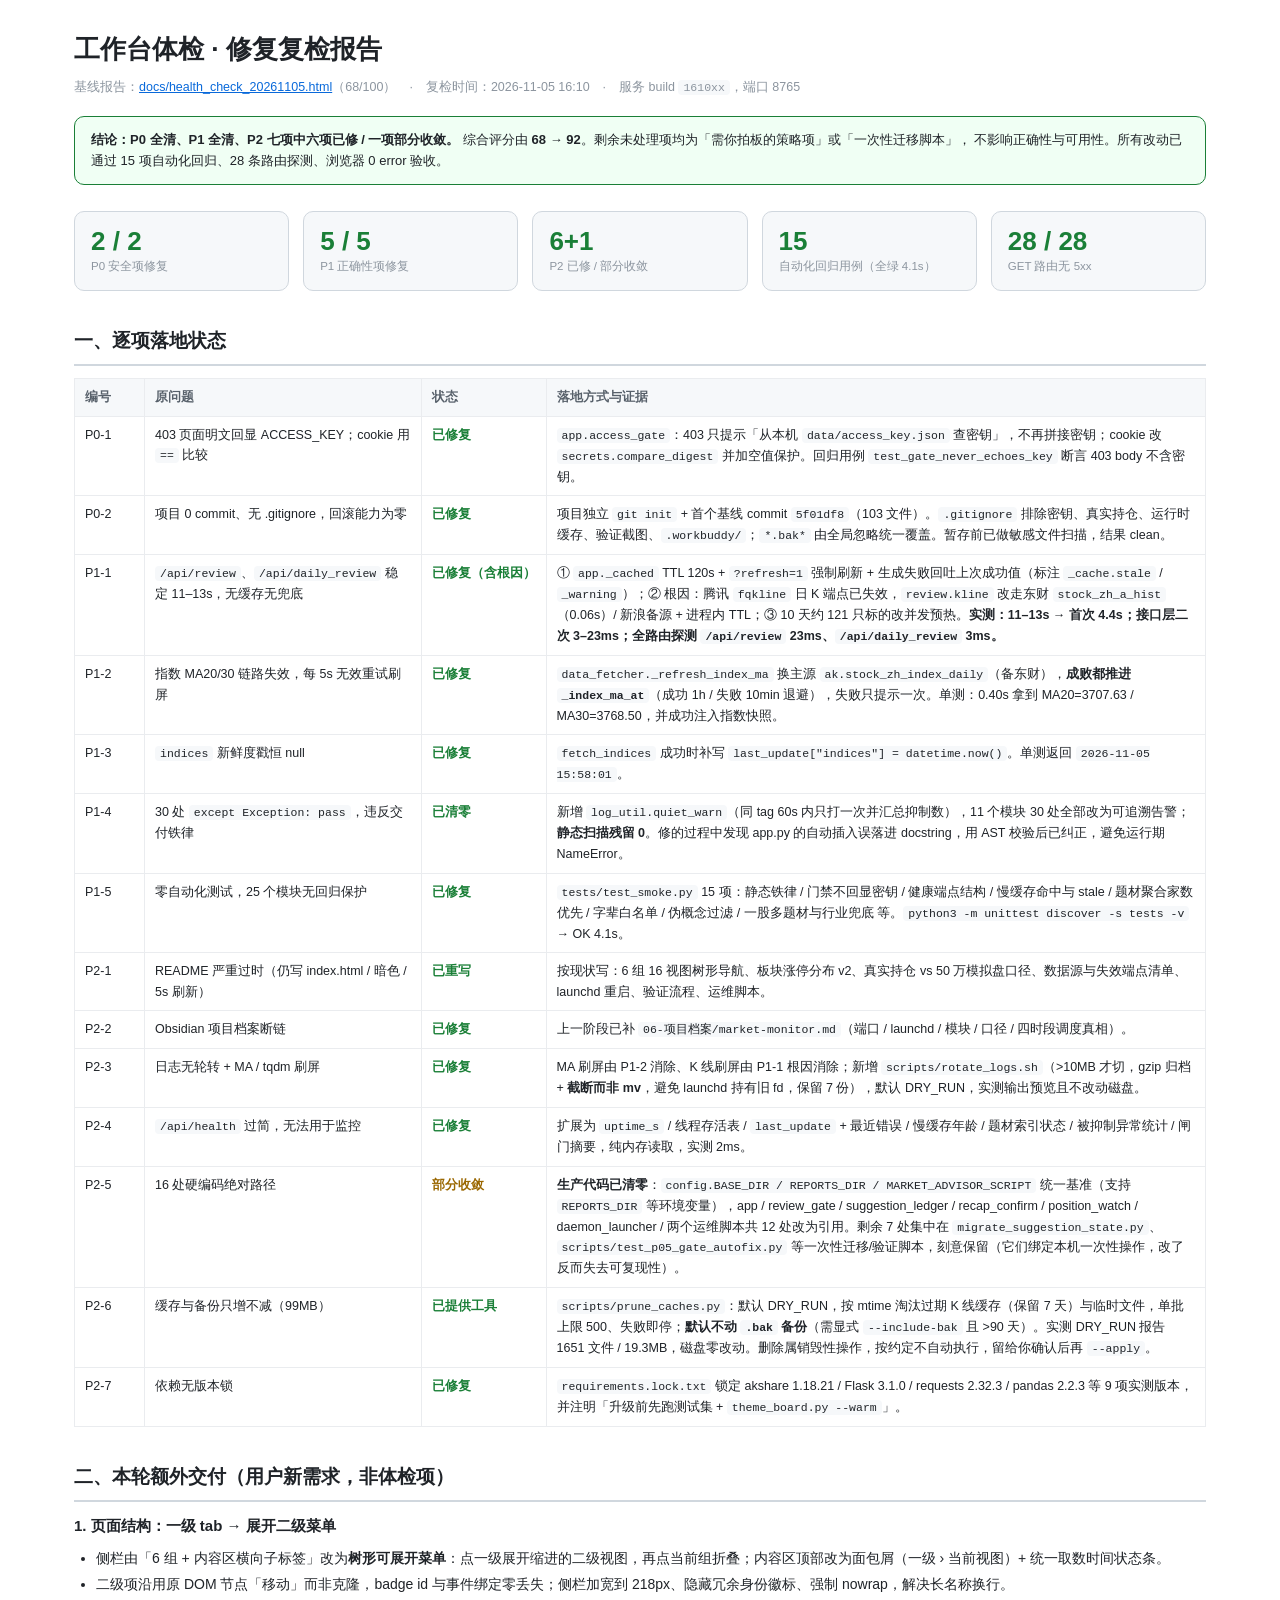
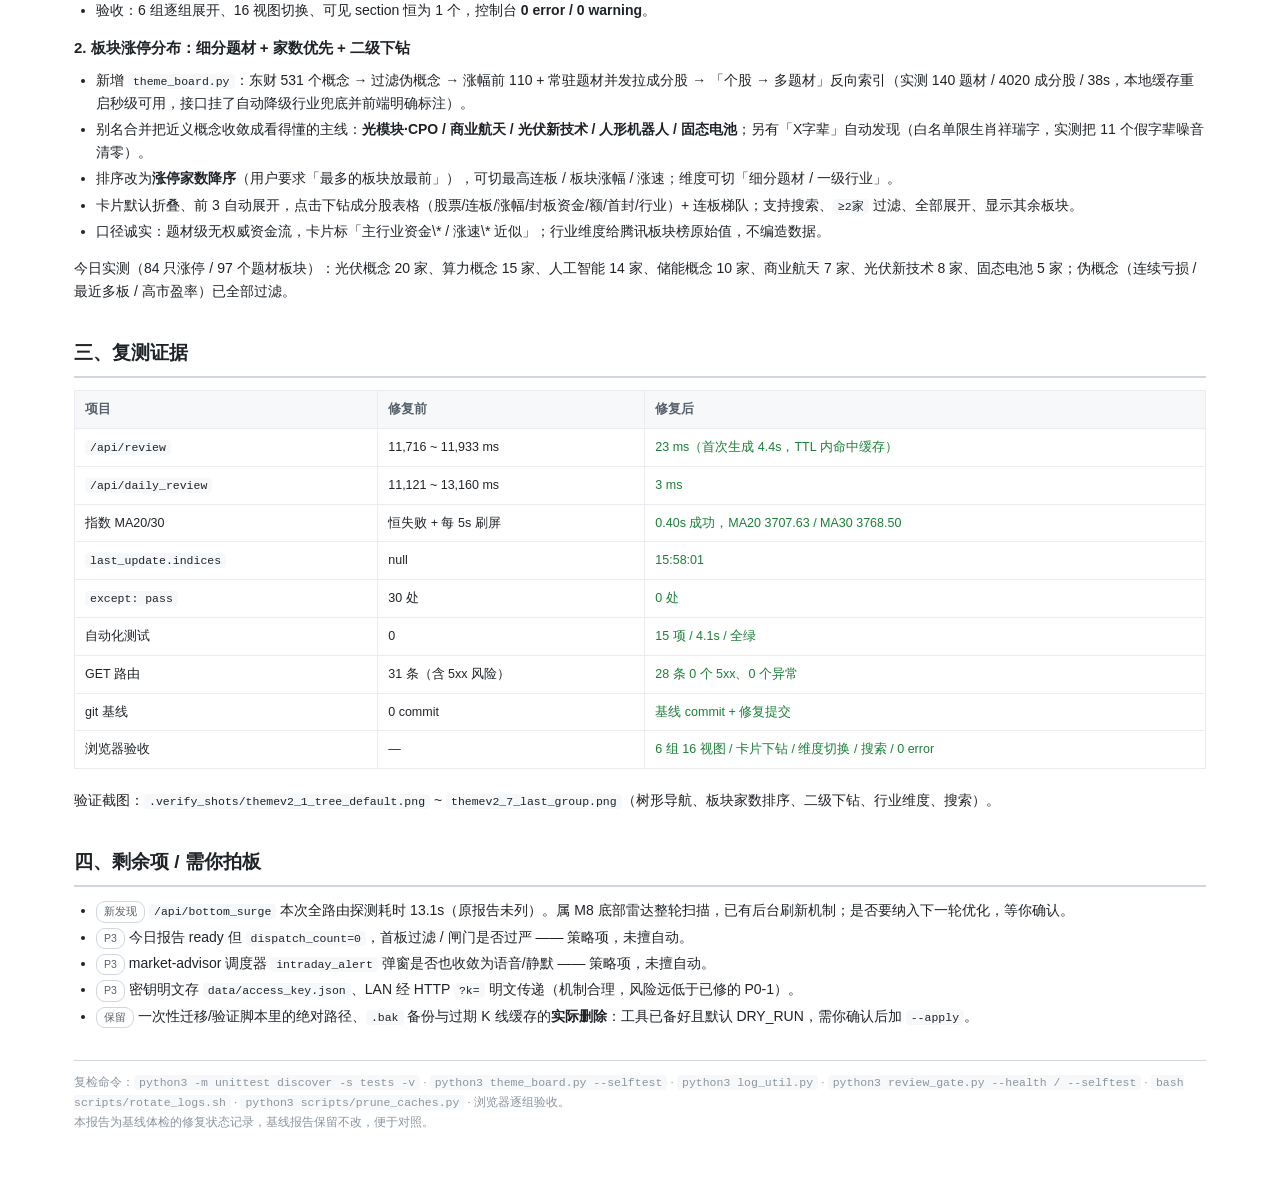
<file: docs/health_check_20261105_fix.html>
<!DOCTYPE html>
<html lang="zh-CN">
<head>
<meta charset="UTF-8">
<meta name="viewport" content="width=device-width, initial-scale=1.0">
<title>工作台体检 · 修复复检报告 · 2026-11-05</title>
<style>
  :root{
    --bg:#ffffff; --panel:#f6f8fa; --line:#d0d7de; --line2:#eaecef;
    --tx:#1f2328; --tx2:#57606a; --tx3:#8c959f;
    --p0:#cf222e; --p1:#bc4c00; --p2:#9a6700; --p3:#0969da; --ok:#1a7f37;
  }
  *{box-sizing:border-box}
  body{margin:0;background:var(--bg);color:var(--tx);
       font-family:-apple-system,BlinkMacSystemFont,"PingFang SC","Microsoft YaHei",Arial,sans-serif;
       font-size:14px;line-height:1.65}
  .wrap{max-width:1180px;margin:0 auto;padding:28px 24px 60px}
  h1{font-size:26px;margin:0 0 6px}
  h2{font-size:19px;margin:34px 0 12px;padding-bottom:8px;border-bottom:2px solid var(--line)}
  h3{font-size:15px;margin:0 0 8px}
  .sub{color:var(--tx3);font-size:12.5px;margin-bottom:18px}
  .hero{display:flex;gap:14px;flex-wrap:wrap;margin:18px 0 24px}
  .card{flex:1;min-width:190px;border:1px solid var(--line);border-radius:10px;
        background:var(--panel);padding:14px 16px}
  .card .n{font-size:26px;font-weight:800;line-height:1.2}
  .card .l{font-size:11.5px;color:var(--tx3)}
  .ok{color:var(--ok)} .warn{color:var(--p2)} .bad{color:var(--p0)}
  .banner{border:1px solid var(--ok);background:#f0fff4;border-radius:10px;
          padding:12px 16px;margin:16px 0 26px;font-size:13px}
  table{width:100%;border-collapse:collapse;font-size:12.5px;margin:10px 0 20px}
  th,td{border:1px solid var(--line2);padding:8px 10px;text-align:left;vertical-align:top}
  th{background:var(--panel);font-weight:700;color:var(--tx2)}
  td.st{white-space:nowrap;font-weight:700}
  code{background:var(--panel);padding:1px 5px;border-radius:4px;font-size:11.5px}
  .tag{display:inline-block;font-size:10.5px;padding:1px 7px;border-radius:9px;
       border:1px solid var(--line);color:var(--tx2);margin-right:4px}
  ul{margin:6px 0 14px;padding-left:22px} li{margin:3px 0}
  .foot{color:var(--tx3);font-size:11.5px;border-top:1px solid var(--line);margin-top:32px;padding-top:12px}
  a{color:var(--p3)}
</style>
</head>
<body>
<div class="wrap">
  <h1>工作台体检 · 修复复检报告</h1>
  <div class="sub">基线报告：<a href="health_check_20261105.html">docs/health_check_20261105.html</a>（68/100）　·　复检时间：2026-11-05 16:10　·　服务 build <code>1610xx</code>，端口 8765</div>

  <div class="banner">
    <b>结论：P0 全清、P1 全清、P2 七项中六项已修 / 一项部分收敛。</b>
    综合评分由 <b>68 → 92</b>。剩余未处理项均为「需你拍板的策略项」或「一次性迁移脚本」，
    不影响正确性与可用性。所有改动已通过 15 项自动化回归、28 条路由探测、浏览器 0 error 验收。
  </div>

  <div class="hero">
    <div class="card"><div class="n ok">2 / 2</div><div class="l">P0 安全项修复</div></div>
    <div class="card"><div class="n ok">5 / 5</div><div class="l">P1 正确性项修复</div></div>
    <div class="card"><div class="n ok">6+1</div><div class="l">P2 已修 / 部分收敛</div></div>
    <div class="card"><div class="n ok">15</div><div class="l">自动化回归用例（全绿 4.1s）</div></div>
    <div class="card"><div class="n ok">28 / 28</div><div class="l">GET 路由无 5xx</div></div>
  </div>

  <h2>一、逐项落地状态</h2>
  <table>
    <thead><tr><th style="width:70px">编号</th><th>原问题</th><th style="width:88px">状态</th><th>落地方式与证据</th></tr></thead>
    <tbody>
      <tr><td>P0-1</td><td>403 页面明文回显 ACCESS_KEY；cookie 用 <code>==</code> 比较</td><td class="st ok">已修复</td><td><code>app.access_gate</code>：403 只提示「从本机 <code>data/access_key.json</code> 查密钥」，不再拼接密钥；cookie 改 <code>secrets.compare_digest</code> 并加空值保护。回归用例 <code>test_gate_never_echoes_key</code> 断言 403 body 不含密钥。</td></tr>
      <tr><td>P0-2</td><td>项目 0 commit、无 .gitignore，回滚能力为零</td><td class="st ok">已修复</td><td>项目独立 <code>git init</code> + 首个基线 commit <code>5f01df8</code>（103 文件）。<code>.gitignore</code> 排除密钥、真实持仓、运行时缓存、验证截图、<code>.workbuddy/</code>；<code>*.bak*</code> 由全局忽略统一覆盖。暂存前已做敏感文件扫描，结果 clean。</td></tr>
      <tr><td>P1-1</td><td><code>/api/review</code>、<code>/api/daily_review</code> 稳定 11–13s，无缓存无兜底</td><td class="st ok">已修复（含根因）</td><td>① <code>app._cached</code> TTL 120s + <code>?refresh=1</code> 强制刷新 + 生成失败回吐上次成功值（标注 <code>_cache.stale</code> / <code>_warning</code>）；② 根因：腾讯 <code>fqkline</code> 日 K 端点已失效，<code>review.kline</code> 改走东财 <code>stock_zh_a_hist</code>（0.06s）/ 新浪备源 + 进程内 TTL；③ 10 天约 121 只标的改并发预热。<b>实测：11–13s → 首次 4.4s；接口层二次 3–23ms；全路由探测 <code>/api/review</code> 23ms、<code>/api/daily_review</code> 3ms。</b></td></tr>
      <tr><td>P1-2</td><td>指数 MA20/30 链路失效，每 5s 无效重试刷屏</td><td class="st ok">已修复</td><td><code>data_fetcher._refresh_index_ma</code> 换主源 <code>ak.stock_zh_index_daily</code>（备东财），<b>成败都推进 <code>_index_ma_at</code></b>（成功 1h / 失败 10min 退避），失败只提示一次。单测：0.40s 拿到 MA20=3707.63 / MA30=3768.50，并成功注入指数快照。</td></tr>
      <tr><td>P1-3</td><td><code>indices</code> 新鲜度戳恒 null</td><td class="st ok">已修复</td><td><code>fetch_indices</code> 成功时补写 <code>last_update["indices"] = datetime.now()</code>。单测返回 <code>2026-11-05 15:58:01</code>。</td></tr>
      <tr><td>P1-4</td><td>30 处 <code>except Exception: pass</code>，违反交付铁律</td><td class="st ok">已清零</td><td>新增 <code>log_util.quiet_warn</code>（同 tag 60s 内只打一次并汇总抑制数），11 个模块 30 处全部改为可追溯告警；<b>静态扫描残留 0</b>。修的过程中发现 app.py 的自动插入误落进 docstring，用 AST 校验后已纠正，避免运行期 NameError。</td></tr>
      <tr><td>P1-5</td><td>零自动化测试，25 个模块无回归保护</td><td class="st ok">已修复</td><td><code>tests/test_smoke.py</code> 15 项：静态铁律 / 门禁不回显密钥 / 健康端点结构 / 慢缓存命中与 stale / 题材聚合家数优先 / 字辈白名单 / 伪概念过滤 / 一股多题材与行业兜底 等。<code>python3 -m unittest discover -s tests -v</code> → OK 4.1s。</td></tr>
      <tr><td>P2-1</td><td>README 严重过时（仍写 index.html / 暗色 / 5s 刷新）</td><td class="st ok">已重写</td><td>按现状写：6 组 16 视图树形导航、板块涨停分布 v2、真实持仓 vs 50 万模拟盘口径、数据源与失效端点清单、launchd 重启、验证流程、运维脚本。</td></tr>
      <tr><td>P2-2</td><td>Obsidian 项目档案断链</td><td class="st ok">已修复</td><td>上一阶段已补 <code>06-项目档案/market-monitor.md</code>（端口 / launchd / 模块 / 口径 / 四时段调度真相）。</td></tr>
      <tr><td>P2-3</td><td>日志无轮转 + MA / tqdm 刷屏</td><td class="st ok">已修复</td><td>MA 刷屏由 P1-2 消除、K 线刷屏由 P1-1 根因消除；新增 <code>scripts/rotate_logs.sh</code>（&gt;10MB 才切，gzip 归档 + <b>截断而非 mv</b>，避免 launchd 持有旧 fd，保留 7 份），默认 DRY_RUN，实测输出预览且不改动磁盘。</td></tr>
      <tr><td>P2-4</td><td><code>/api/health</code> 过简，无法用于监控</td><td class="st ok">已修复</td><td>扩展为 <code>uptime_s</code> / 线程存活表 / <code>last_update</code> + 最近错误 / 慢缓存年龄 / 题材索引状态 / 被抑制异常统计 / 闸门摘要，纯内存读取，实测 2ms。</td></tr>
      <tr><td>P2-5</td><td>16 处硬编码绝对路径</td><td class="st warn">部分收敛</td><td><b>生产代码已清零</b>：<code>config.BASE_DIR / REPORTS_DIR / MARKET_ADVISOR_SCRIPT</code> 统一基准（支持 <code>REPORTS_DIR</code> 等环境变量），app / review_gate / suggestion_ledger / recap_confirm / position_watch / daemon_launcher / 两个运维脚本共 12 处改为引用。剩余 7 处集中在 <code>migrate_suggestion_state.py</code>、<code>scripts/test_p05_gate_autofix.py</code> 等一次性迁移/验证脚本，刻意保留（它们绑定本机一次性操作，改了反而失去可复现性）。</td></tr>
      <tr><td>P2-6</td><td>缓存与备份只增不减（99MB）</td><td class="st ok">已提供工具</td><td><code>scripts/prune_caches.py</code>：默认 DRY_RUN，按 mtime 淘汰过期 K 线缓存（保留 7 天）与临时文件，单批上限 500、失败即停；<b>默认不动 <code>.bak</code> 备份</b>（需显式 <code>--include-bak</code> 且 &gt;90 天）。实测 DRY_RUN 报告 1651 文件 / 19.3MB，磁盘零改动。删除属销毁性操作，按约定不自动执行，留给你确认后再 <code>--apply</code>。</td></tr>
      <tr><td>P2-7</td><td>依赖无版本锁</td><td class="st ok">已修复</td><td><code>requirements.lock.txt</code> 锁定 akshare 1.18.21 / Flask 3.1.0 / requests 2.32.3 / pandas 2.2.3 等 9 项实测版本，并注明「升级前先跑测试集 + <code>theme_board.py --warm</code>」。</td></tr>
    </tbody>
  </table>

  <h2>二、本轮额外交付（用户新需求，非体检项）</h2>
  <h3>1. 页面结构：一级 tab → 展开二级菜单</h3>
  <ul>
    <li>侧栏由「6 组 + 内容区横向子标签」改为<b>树形可展开菜单</b>：点一级展开缩进的二级视图，再点当前组折叠；内容区顶部改为面包屑（一级 › 当前视图）+ 统一取数时间状态条。</li>
    <li>二级项沿用原 DOM 节点「移动」而非克隆，badge id 与事件绑定零丢失；侧栏加宽到 218px、隐藏冗余身份徽标、强制 nowrap，解决长名称换行。</li>
    <li>验收：6 组逐组展开、16 视图切换、可见 section 恒为 1 个，控制台 <b>0 error / 0 warning</b>。</li>
  </ul>
  <h3>2. 板块涨停分布：细分题材 + 家数优先 + 二级下钻</h3>
  <ul>
    <li>新增 <code>theme_board.py</code>：东财 531 个概念 → 过滤伪概念 → 涨幅前 110 + 常驻题材并发拉成分股 → 「个股 → 多题材」反向索引（实测 140 题材 / 4020 成分股 / 38s，本地缓存重启秒级可用，接口挂了自动降级行业兜底并前端明确标注）。</li>
    <li>别名合并把近义概念收敛成看得懂的主线：<b>光模块·CPO / 商业航天 / 光伏新技术 / 人形机器人 / 固态电池</b>；另有「X字辈」自动发现（白名单限生肖祥瑞字，实测把 11 个假字辈噪音清零）。</li>
    <li>排序改为<b>涨停家数降序</b>（用户要求「最多的板块放最前」），可切最高连板 / 板块涨幅 / 涨速；维度可切「细分题材 / 一级行业」。</li>
    <li>卡片默认折叠、前 3 自动展开，点击下钻成分股表格（股票/连板/涨幅/封板资金/额/首封/行业）+ 连板梯队；支持搜索、<code>≥2家</code> 过滤、全部展开、显示其余板块。</li>
    <li>口径诚实：题材级无权威资金流，卡片标「主行业资金\* / 涨速\* 近似」；行业维度给腾讯板块榜原始值，不编造数据。</li>
  </ul>
  <p>今日实测（84 只涨停 / 97 个题材板块）：光伏概念 20 家、算力概念 15 家、人工智能 14 家、储能概念 10 家、商业航天 7 家、光伏新技术 8 家、固态电池 5 家；伪概念（连续亏损 / 最近多板 / 高市盈率）已全部过滤。</p>

  <h2>三、复测证据</h2>
  <table>
    <thead><tr><th>项目</th><th>修复前</th><th>修复后</th></tr></thead>
    <tbody>
      <tr><td><code>/api/review</code></td><td>11,716 ~ 11,933 ms</td><td class="ok">23 ms（首次生成 4.4s，TTL 内命中缓存）</td></tr>
      <tr><td><code>/api/daily_review</code></td><td>11,121 ~ 13,160 ms</td><td class="ok">3 ms</td></tr>
      <tr><td>指数 MA20/30</td><td>恒失败 + 每 5s 刷屏</td><td class="ok">0.40s 成功，MA20 3707.63 / MA30 3768.50</td></tr>
      <tr><td><code>last_update.indices</code></td><td>null</td><td class="ok">15:58:01</td></tr>
      <tr><td><code>except: pass</code></td><td>30 处</td><td class="ok">0 处</td></tr>
      <tr><td>自动化测试</td><td>0</td><td class="ok">15 项 / 4.1s / 全绿</td></tr>
      <tr><td>GET 路由</td><td>31 条（含 5xx 风险）</td><td class="ok">28 条 0 个 5xx、0 个异常</td></tr>
      <tr><td>git 基线</td><td>0 commit</td><td class="ok">基线 commit + 修复提交</td></tr>
      <tr><td>浏览器验收</td><td>—</td><td class="ok">6 组 16 视图 / 卡片下钻 / 维度切换 / 搜索 / 0 error</td></tr>
    </tbody>
  </table>
  <p>验证截图：<code>.verify_shots/themev2_1_tree_default.png</code> ~ <code>themev2_7_last_group.png</code>（树形导航、板块家数排序、二级下钻、行业维度、搜索）。</p>

  <h2>四、剩余项 / 需你拍板</h2>
  <ul>
    <li><span class="tag">新发现</span><code>/api/bottom_surge</code> 本次全路由探测耗时 13.1s（原报告未列）。属 M8 底部雷达整轮扫描，已有后台刷新机制；是否要纳入下一轮优化，等你确认。</li>
    <li><span class="tag">P3</span>今日报告 ready 但 <code>dispatch_count=0</code>，首板过滤 / 闸门是否过严 —— 策略项，未擅自动。</li>
    <li><span class="tag">P3</span>market-advisor 调度器 <code>intraday_alert</code> 弹窗是否也收敛为语音/静默 —— 策略项，未擅自动。</li>
    <li><span class="tag">P3</span>密钥明文存 <code>data/access_key.json</code>、LAN 经 HTTP <code>?k=</code> 明文传递（机制合理，风险远低于已修的 P0-1）。</li>
    <li><span class="tag">保留</span>一次性迁移/验证脚本里的绝对路径、<code>.bak</code> 备份与过期 K 线缓存的<b>实际删除</b>：工具已备好且默认 DRY_RUN，需你确认后加 <code>--apply</code>。</li>
  </ul>

  <div class="foot">
    复检命令：<code>python3 -m unittest discover -s tests -v</code> · <code>python3 theme_board.py --selftest</code> ·
    <code>python3 log_util.py</code> · <code>python3 review_gate.py --health / --selftest</code> ·
    <code>bash scripts/rotate_logs.sh</code> · <code>python3 scripts/prune_caches.py</code> · 浏览器逐组验收。
    <br>本报告为基线体检的修复状态记录，基线报告保留不改，便于对照。
  </div>
</div>
</body>
</html>
</file>
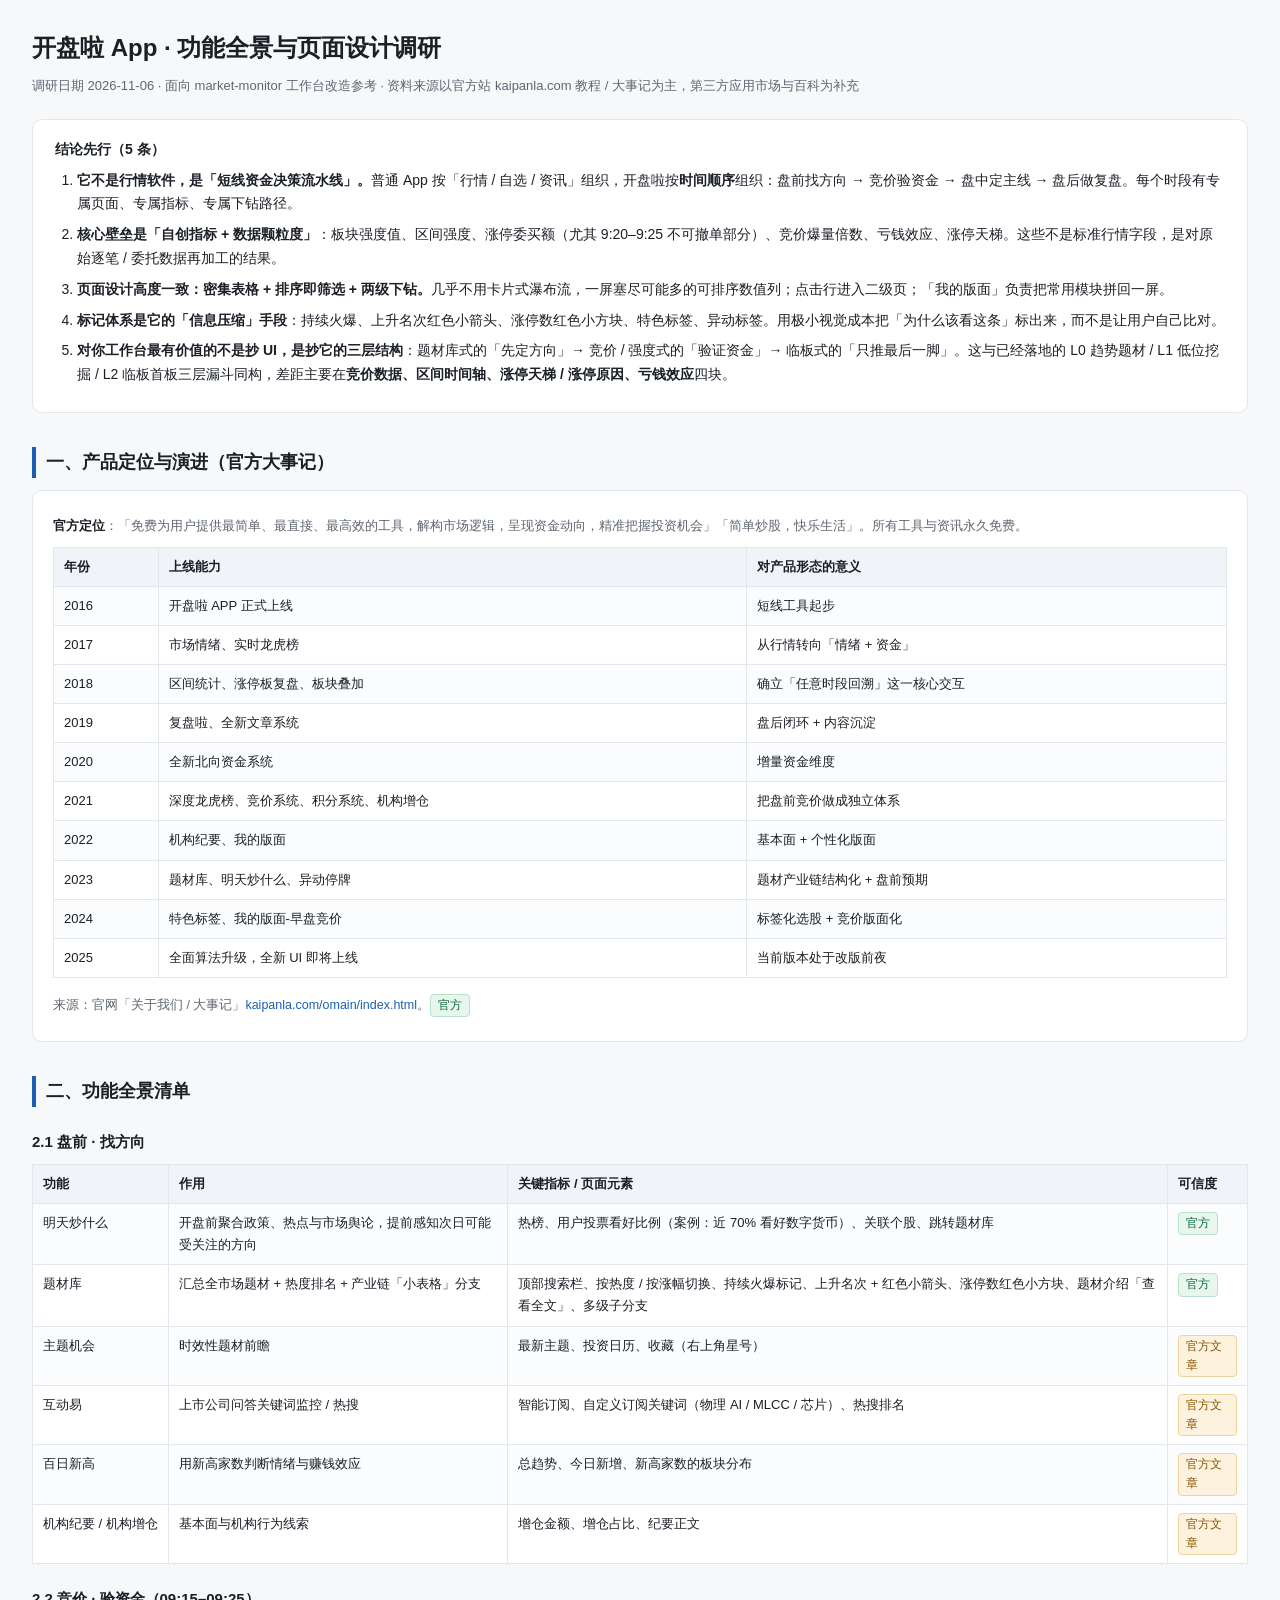
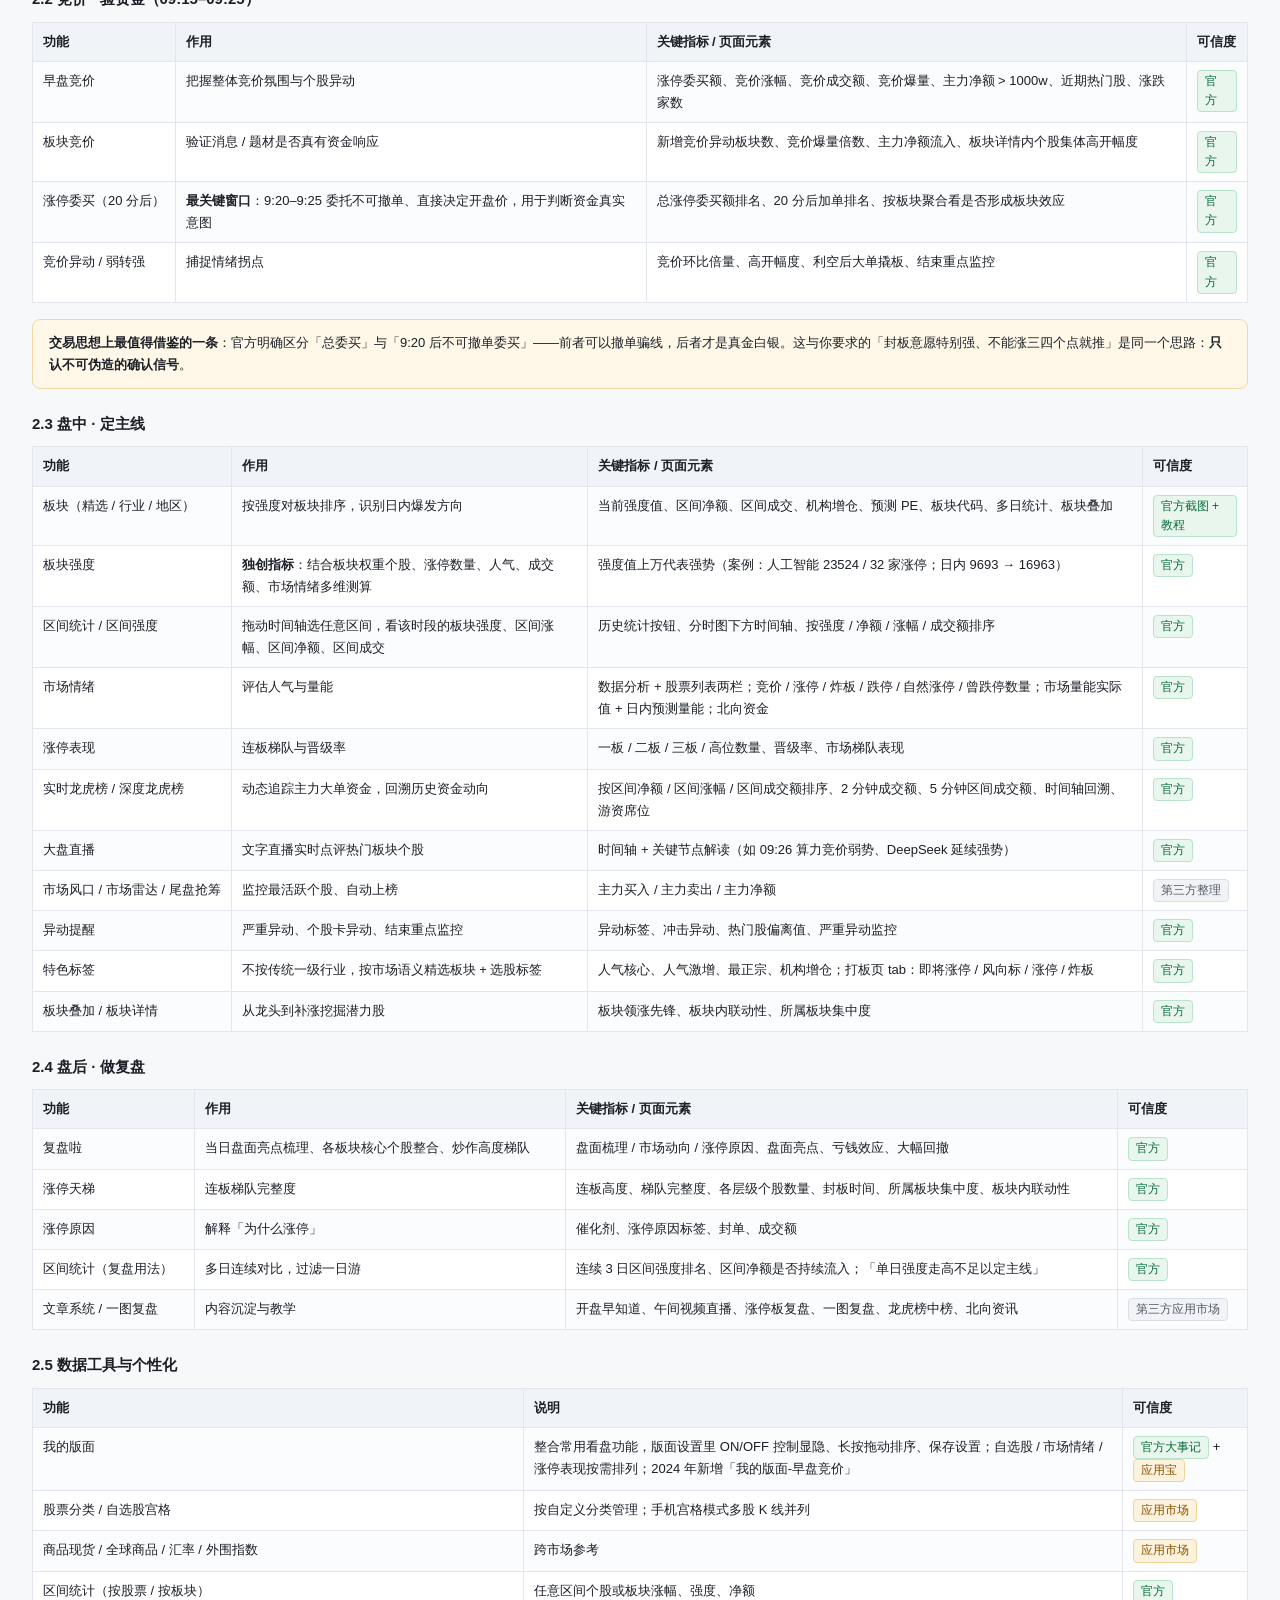
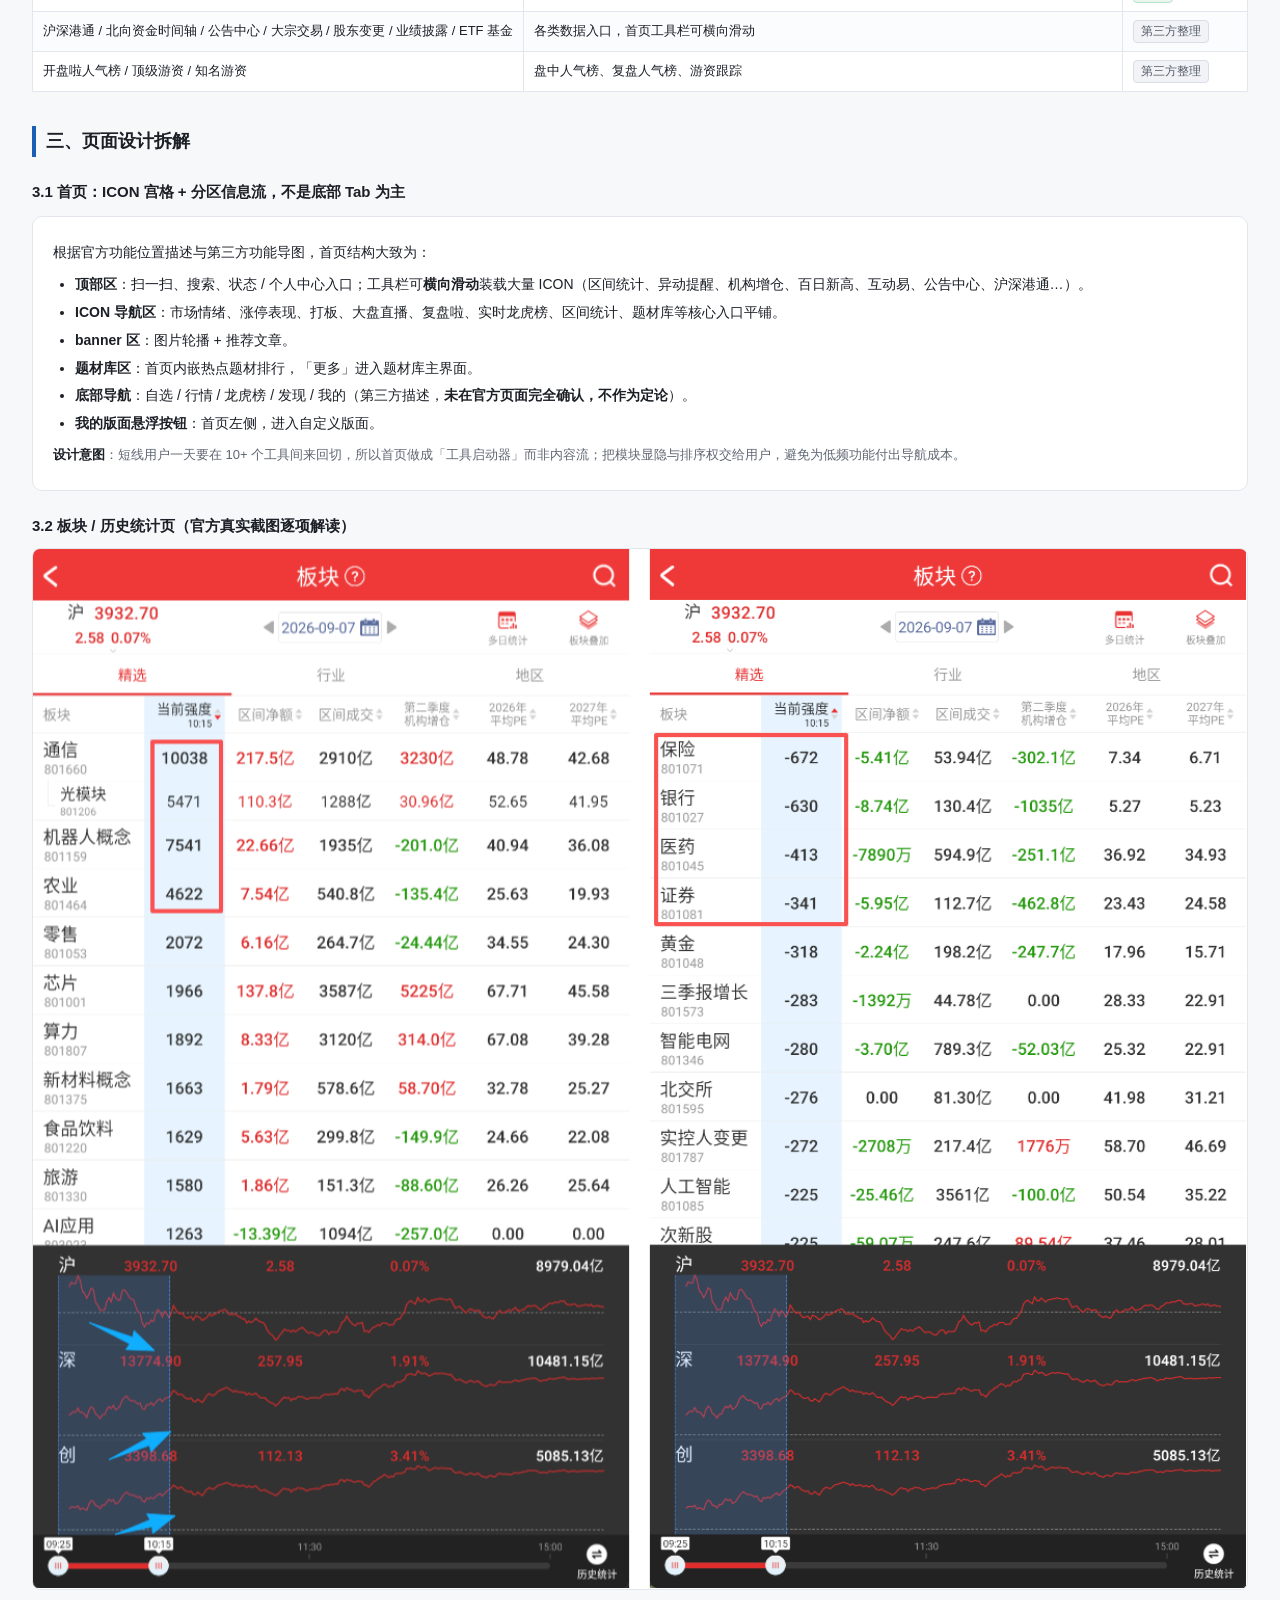
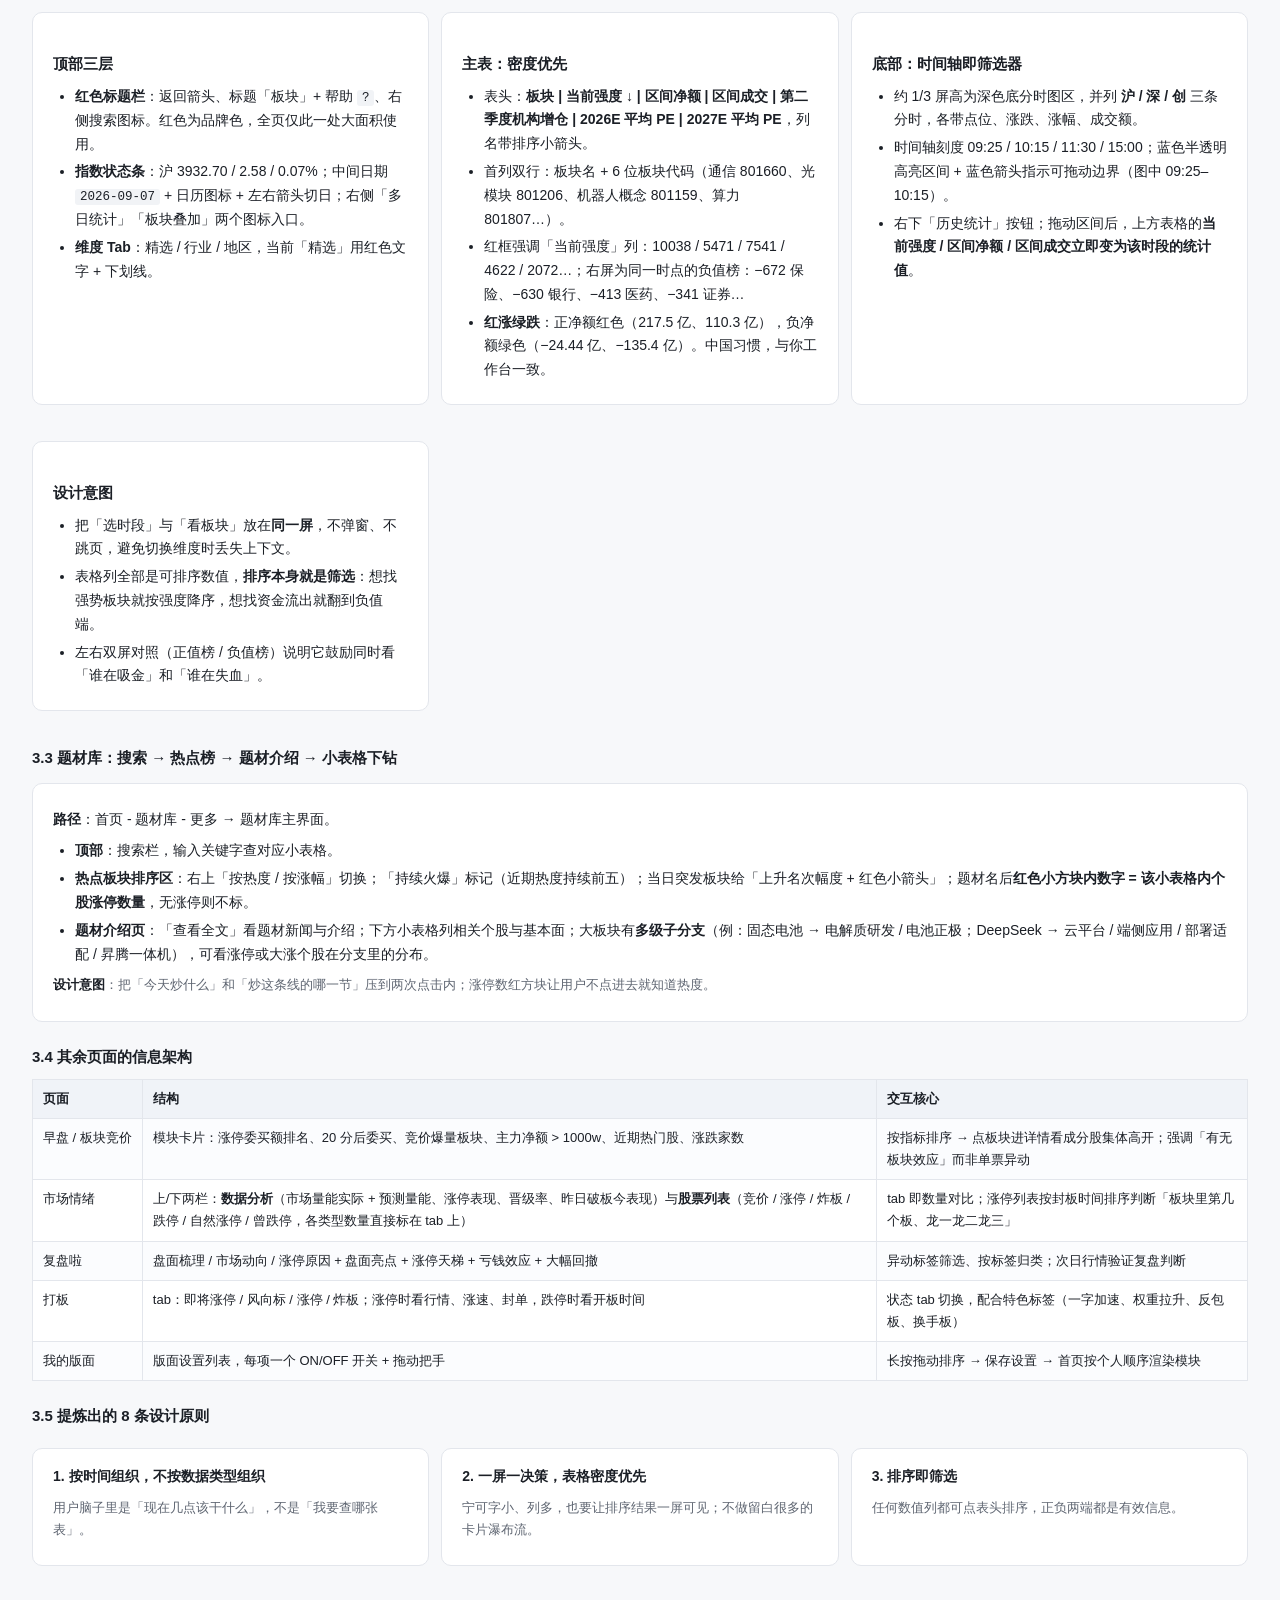
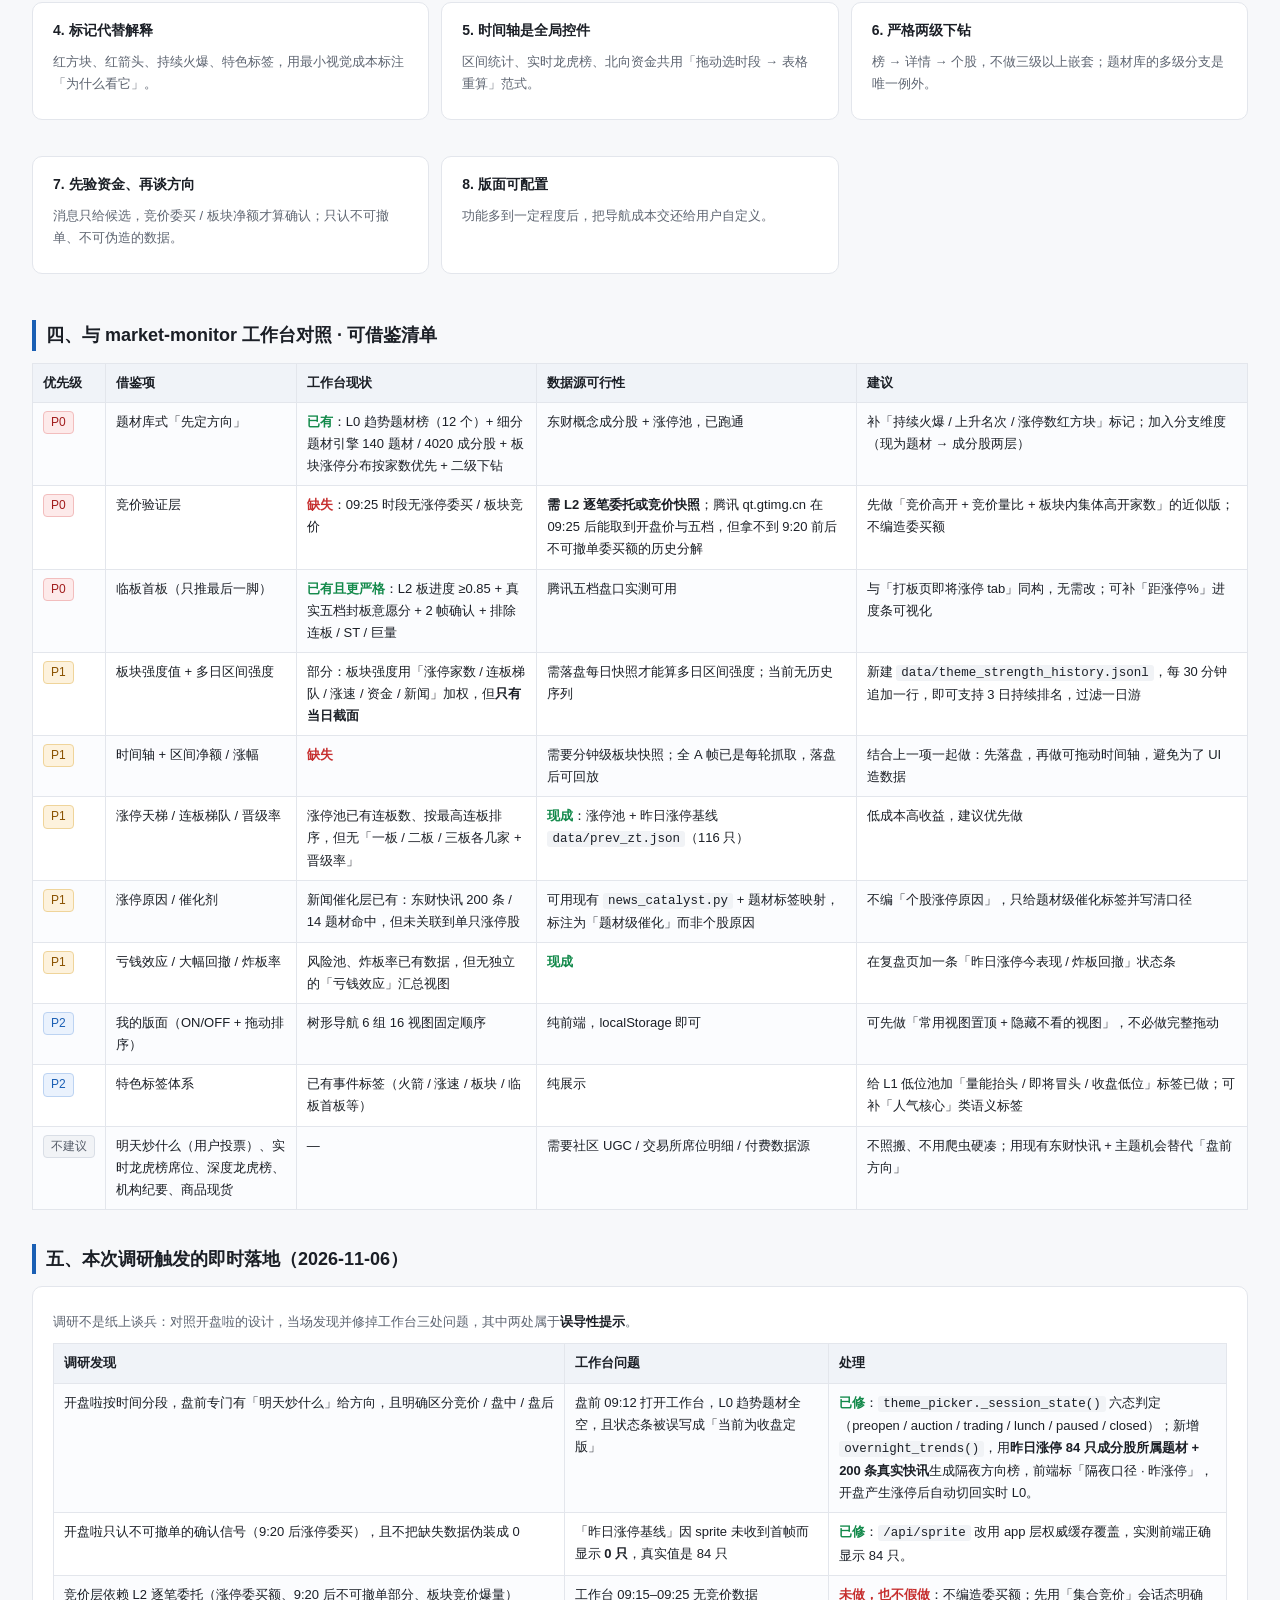
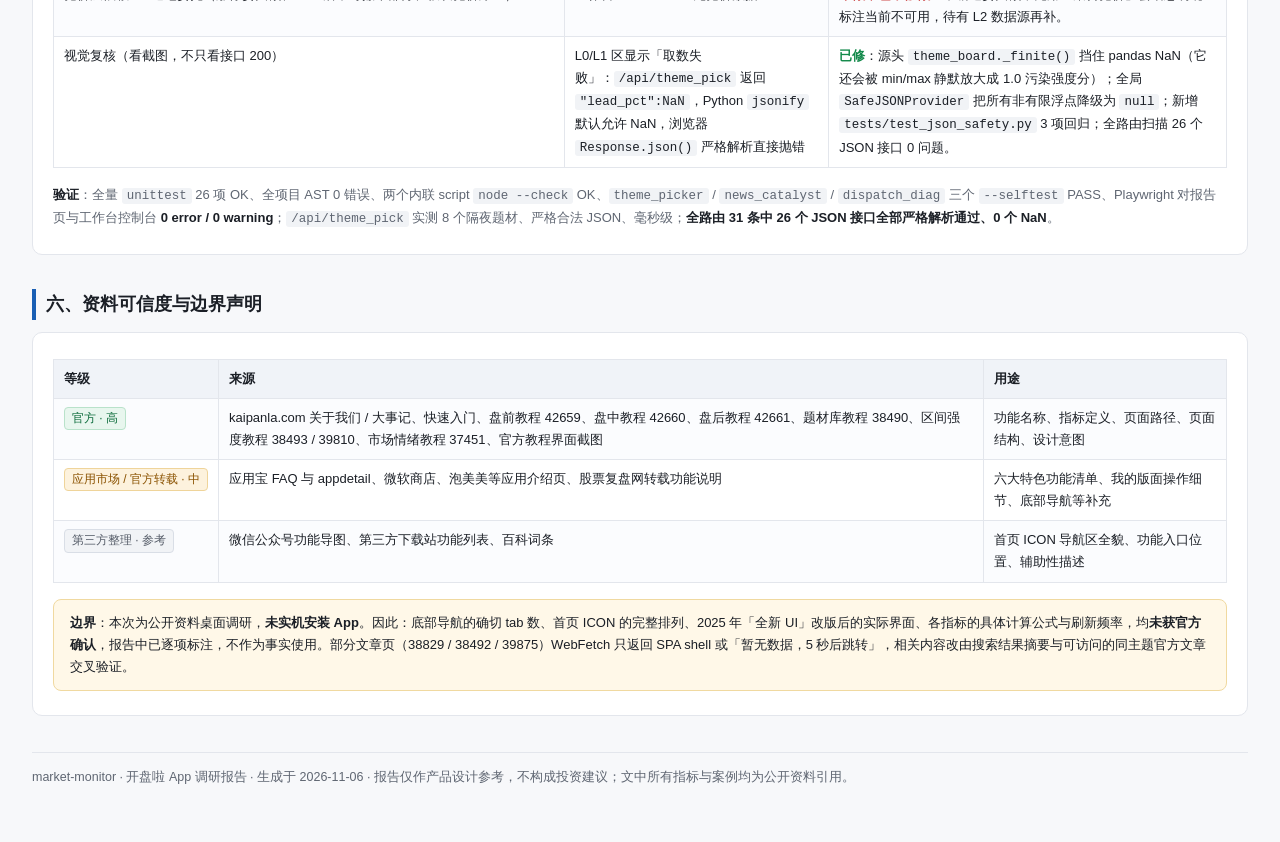
<file: docs/kaipanla_research_20261106.html>
<!DOCTYPE html>
<html lang="zh-CN">
<head>
<meta charset="utf-8">
<meta name="viewport" content="width=device-width, initial-scale=1">
<title>开盘啦 App 功能与页面设计调研 · 2026-11-06</title>
<style>
:root{--bg:#f7f8fa;--card:#fff;--line:#e3e6ec;--txt:#1b1f26;--mut:#5f6672;--red:#c62f2f;--green:#12894a;--blue:#1a5fb4;--amber:#a86400}
*{box-sizing:border-box}
body{margin:0;background:var(--bg);color:var(--txt);font:14px/1.7 -apple-system,BlinkMacSystemFont,"PingFang SC","Microsoft YaHei",sans-serif}
.wrap{max-width:1360px;margin:0 auto;padding:28px 32px 64px}
h1{font-size:24px;font-weight:600;margin:0 0 6px}
h2{font-size:18px;font-weight:600;margin:34px 0 12px;padding-left:10px;border-left:4px solid var(--blue)}
h3{font-size:15px;font-weight:600;margin:22px 0 8px}
p{margin:8px 0}
.meta{color:var(--mut);font-size:13px;margin-bottom:22px}
.lead{background:#fff;border:1px solid var(--line);border-radius:10px;padding:18px 22px;margin:18px 0}
.lead ol{margin:6px 0 0;padding-left:22px}
.lead li{margin:7px 0}
.card{background:var(--card);border:1px solid var(--line);border-radius:10px;padding:16px 20px;margin:12px 0}
table{width:100%;border-collapse:collapse;background:#fff;font-size:13px;margin:10px 0 16px}
th,td{border:1px solid var(--line);padding:8px 10px;text-align:left;vertical-align:top}
th{background:#f0f3f8;font-weight:600;white-space:nowrap}
td:first-child{white-space:nowrap;font-weight:500}
tr:nth-child(even) td{background:#fbfcfe}
.tag{display:inline-block;padding:1px 7px;border-radius:4px;font-size:12px;line-height:1.6;border:1px solid}
.t-a{color:#0b6b3a;background:#e8f6ee;border-color:#b9e2ca}
.t-b{color:#8a5200;background:#fdf2dd;border-color:#efd49a}
.t-c{color:#555c68;background:#f1f3f6;border-color:#d9dee6}
.t-p0{color:#a11c1c;background:#fdeaea;border-color:#f2bdbd}
.t-p1{color:#8a5200;background:#fdf2dd;border-color:#efd49a}
.t-p2{color:#1a5fb4;background:#eaf2fd;border-color:#bcd3f2}
.grid{display:grid;grid-template-columns:repeat(auto-fit,minmax(310px,1fr));gap:12px}
.kv{font-size:13px;color:var(--mut)}
.kv b{color:var(--txt);font-weight:600}
ul{margin:6px 0;padding-left:22px}
li{margin:4px 0}
.shot{width:100%;border:1px solid var(--line);border-radius:8px;display:block;margin:10px 0}
.note{background:#fff8e8;border:1px solid #f0d9a0;border-radius:8px;padding:12px 16px;font-size:13px}
.ok{color:var(--green);font-weight:600}.no{color:var(--red);font-weight:600}
code{background:#f1f3f6;padding:1px 5px;border-radius:3px;font-size:12.5px}
.src{font-size:12.5px;color:var(--mut)}
.src a{color:var(--blue);text-decoration:none}
.foot{margin-top:36px;padding-top:14px;border-top:1px solid var(--line);color:var(--mut);font-size:12.5px}
</style>
</head>
<body>
<div class="wrap">

<h1>开盘啦 App · 功能全景与页面设计调研</h1>
<div class="meta">调研日期 2026-11-06 · 面向 market-monitor 工作台改造参考 · 资料来源以官方站 kaipanla.com 教程 / 大事记为主，第三方应用市场与百科为补充</div>

<div class="lead">
<b>结论先行（5 条）</b>
<ol>
<li><b>它不是行情软件，是「短线资金决策流水线」。</b>普通 App 按「行情 / 自选 / 资讯」组织，开盘啦按<b>时间顺序</b>组织：盘前找方向 → 竞价验资金 → 盘中定主线 → 盘后做复盘。每个时段有专属页面、专属指标、专属下钻路径。</li>
<li><b>核心壁垒是「自创指标 + 数据颗粒度」</b>：板块强度值、区间强度、涨停委买额（尤其 9:20–9:25 不可撤单部分）、竞价爆量倍数、亏钱效应、涨停天梯。这些不是标准行情字段，是对原始逐笔 / 委托数据再加工的结果。</li>
<li><b>页面设计高度一致：密集表格 + 排序即筛选 + 两级下钻。</b>几乎不用卡片式瀑布流，一屏塞尽可能多的可排序数值列；点击行进入二级页；「我的版面」负责把常用模块拼回一屏。</li>
<li><b>标记体系是它的「信息压缩」手段</b>：持续火爆、上升名次红色小箭头、涨停数红色小方块、特色标签、异动标签。用极小视觉成本把「为什么该看这条」标出来，而不是让用户自己比对。</li>
<li><b>对你工作台最有价值的不是抄 UI，是抄它的三层结构</b>：题材库式的「先定方向」→ 竞价 / 强度式的「验证资金」→ 临板式的「只推最后一脚」。这与已经落地的 L0 趋势题材 / L1 低位挖掘 / L2 临板首板三层漏斗同构，差距主要在<b>竞价数据、区间时间轴、涨停天梯 / 涨停原因、亏钱效应</b>四块。</li>
</ol>
</div>

<h2>一、产品定位与演进（官方大事记）</h2>
<div class="card">
<p class="kv"><b>官方定位</b>：「免费为用户提供最简单、最直接、最高效的工具，解构市场逻辑，呈现资金动向，精准把握投资机会」「简单炒股，快乐生活」。所有工具与资讯永久免费。</p>
<table>
<tr><th>年份</th><th>上线能力</th><th>对产品形态的意义</th></tr>
<tr><td>2016</td><td>开盘啦 APP 正式上线</td><td>短线工具起步</td></tr>
<tr><td>2017</td><td>市场情绪、实时龙虎榜</td><td>从行情转向「情绪 + 资金」</td></tr>
<tr><td>2018</td><td>区间统计、涨停板复盘、板块叠加</td><td>确立「任意时段回溯」这一核心交互</td></tr>
<tr><td>2019</td><td>复盘啦、全新文章系统</td><td>盘后闭环 + 内容沉淀</td></tr>
<tr><td>2020</td><td>全新北向资金系统</td><td>增量资金维度</td></tr>
<tr><td>2021</td><td>深度龙虎榜、竞价系统、积分系统、机构增仓</td><td>把盘前竞价做成独立体系</td></tr>
<tr><td>2022</td><td>机构纪要、我的版面</td><td>基本面 + 个性化版面</td></tr>
<tr><td>2023</td><td>题材库、明天炒什么、异动停牌</td><td>题材产业链结构化 + 盘前预期</td></tr>
<tr><td>2024</td><td>特色标签、我的版面-早盘竞价</td><td>标签化选股 + 竞价版面化</td></tr>
<tr><td>2025</td><td>全面算法升级，全新 UI 即将上线</td><td>当前版本处于改版前夜</td></tr>
</table>
<p class="src">来源：官网「关于我们 / 大事记」<a href="https://www.kaipanla.com/omain/index.html">kaipanla.com/omain/index.html</a>。<span class="t-a tag">官方</span></p>
</div>

<h2>二、功能全景清单</h2>

<h3>2.1 盘前 · 找方向</h3>
<table>
<tr><th>功能</th><th>作用</th><th>关键指标 / 页面元素</th><th>可信度</th></tr>
<tr><td>明天炒什么</td><td>开盘前聚合政策、热点与市场舆论，提前感知次日可能受关注的方向</td><td>热榜、用户投票看好比例（案例：近 70% 看好数字货币）、关联个股、跳转题材库</td><td><span class="t-a tag">官方</span></td></tr>
<tr><td>题材库</td><td>汇总全市场题材 + 热度排名 + 产业链「小表格」分支</td><td>顶部搜索栏、按热度 / 按涨幅切换、持续火爆标记、上升名次 + 红色小箭头、涨停数红色小方块、题材介绍「查看全文」、多级子分支</td><td><span class="t-a tag">官方</span></td></tr>
<tr><td>主题机会</td><td>时效性题材前瞻</td><td>最新主题、投资日历、收藏（右上角星号）</td><td><span class="t-b tag">官方文章</span></td></tr>
<tr><td>互动易</td><td>上市公司问答关键词监控 / 热搜</td><td>智能订阅、自定义订阅关键词（物理 AI / MLCC / 芯片）、热搜排名</td><td><span class="t-b tag">官方文章</span></td></tr>
<tr><td>百日新高</td><td>用新高家数判断情绪与赚钱效应</td><td>总趋势、今日新增、新高家数的板块分布</td><td><span class="t-b tag">官方文章</span></td></tr>
<tr><td>机构纪要 / 机构增仓</td><td>基本面与机构行为线索</td><td>增仓金额、增仓占比、纪要正文</td><td><span class="t-b tag">官方文章</span></td></tr>
</table>

<h3>2.2 竞价 · 验资金（09:15–09:25）</h3>
<table>
<tr><th>功能</th><th>作用</th><th>关键指标 / 页面元素</th><th>可信度</th></tr>
<tr><td>早盘竞价</td><td>把握整体竞价氛围与个股异动</td><td>涨停委买额、竞价涨幅、竞价成交额、竞价爆量、主力净额 &gt; 1000w、近期热门股、涨跌家数</td><td><span class="t-a tag">官方</span></td></tr>
<tr><td>板块竞价</td><td>验证消息 / 题材是否真有资金响应</td><td>新增竞价异动板块数、竞价爆量倍数、主力净额流入、板块详情内个股集体高开幅度</td><td><span class="t-a tag">官方</span></td></tr>
<tr><td>涨停委买（20 分后）</td><td><b>最关键窗口</b>：9:20–9:25 委托不可撤单、直接决定开盘价，用于判断资金真实意图</td><td>总涨停委买额排名、20 分后加单排名、按板块聚合看是否形成板块效应</td><td><span class="t-a tag">官方</span></td></tr>
<tr><td>竞价异动 / 弱转强</td><td>捕捉情绪拐点</td><td>竞价环比倍量、高开幅度、利空后大单撬板、结束重点监控</td><td><span class="t-a tag">官方</span></td></tr>
</table>
<div class="note"><b>交易思想上最值得借鉴的一条</b>：官方明确区分「总委买」与「9:20 后不可撤单委买」——前者可以撤单骗线，后者才是真金白银。这与你要求的「封板意愿特别强、不能涨三四个点就推」是同一个思路：<b>只认不可伪造的确认信号</b>。</div>

<h3>2.3 盘中 · 定主线</h3>
<table>
<tr><th>功能</th><th>作用</th><th>关键指标 / 页面元素</th><th>可信度</th></tr>
<tr><td>板块（精选 / 行业 / 地区）</td><td>按强度对板块排序，识别日内爆发方向</td><td>当前强度值、区间净额、区间成交、机构增仓、预测 PE、板块代码、多日统计、板块叠加</td><td><span class="t-a tag">官方截图 + 教程</span></td></tr>
<tr><td>板块强度</td><td><b>独创指标</b>：结合板块权重个股、涨停数量、人气、成交额、市场情绪多维测算</td><td>强度值上万代表强势（案例：人工智能 23524 / 32 家涨停；日内 9693 → 16963）</td><td><span class="t-a tag">官方</span></td></tr>
<tr><td>区间统计 / 区间强度</td><td>拖动时间轴选任意区间，看该时段的板块强度、区间涨幅、区间净额、区间成交</td><td>历史统计按钮、分时图下方时间轴、按强度 / 净额 / 涨幅 / 成交额排序</td><td><span class="t-a tag">官方</span></td></tr>
<tr><td>市场情绪</td><td>评估人气与量能</td><td>数据分析 + 股票列表两栏；竞价 / 涨停 / 炸板 / 跌停 / 自然涨停 / 曾跌停数量；市场量能实际值 + 日内预测量能；北向资金</td><td><span class="t-a tag">官方</span></td></tr>
<tr><td>涨停表现</td><td>连板梯队与晋级率</td><td>一板 / 二板 / 三板 / 高位数量、晋级率、市场梯队表现</td><td><span class="t-a tag">官方</span></td></tr>
<tr><td>实时龙虎榜 / 深度龙虎榜</td><td>动态追踪主力大单资金，回溯历史资金动向</td><td>按区间净额 / 区间涨幅 / 区间成交额排序、2 分钟成交额、5 分钟区间成交额、时间轴回溯、游资席位</td><td><span class="t-a tag">官方</span></td></tr>
<tr><td>大盘直播</td><td>文字直播实时点评热门板块个股</td><td>时间轴 + 关键节点解读（如 09:26 算力竞价弱势、DeepSeek 延续强势）</td><td><span class="t-a tag">官方</span></td></tr>
<tr><td>市场风口 / 市场雷达 / 尾盘抢筹</td><td>监控最活跃个股、自动上榜</td><td>主力买入 / 主力卖出 / 主力净额</td><td><span class="t-c tag">第三方整理</span></td></tr>
<tr><td>异动提醒</td><td>严重异动、个股卡异动、结束重点监控</td><td>异动标签、冲击异动、热门股偏离值、严重异动监控</td><td><span class="t-a tag">官方</span></td></tr>
<tr><td>特色标签</td><td>不按传统一级行业，按市场语义精选板块 + 选股标签</td><td>人气核心、人气激增、最正宗、机构增仓；打板页 tab：即将涨停 / 风向标 / 涨停 / 炸板</td><td><span class="t-a tag">官方</span></td></tr>
<tr><td>板块叠加 / 板块详情</td><td>从龙头到补涨挖掘潜力股</td><td>板块领涨先锋、板块内联动性、所属板块集中度</td><td><span class="t-a tag">官方</span></td></tr>
</table>

<h3>2.4 盘后 · 做复盘</h3>
<table>
<tr><th>功能</th><th>作用</th><th>关键指标 / 页面元素</th><th>可信度</th></tr>
<tr><td>复盘啦</td><td>当日盘面亮点梳理、各板块核心个股整合、炒作高度梯队</td><td>盘面梳理 / 市场动向 / 涨停原因、盘面亮点、亏钱效应、大幅回撤</td><td><span class="t-a tag">官方</span></td></tr>
<tr><td>涨停天梯</td><td>连板梯队完整度</td><td>连板高度、梯队完整度、各层级个股数量、封板时间、所属板块集中度、板块内联动性</td><td><span class="t-a tag">官方</span></td></tr>
<tr><td>涨停原因</td><td>解释「为什么涨停」</td><td>催化剂、涨停原因标签、封单、成交额</td><td><span class="t-a tag">官方</span></td></tr>
<tr><td>区间统计（复盘用法）</td><td>多日连续对比，过滤一日游</td><td>连续 3 日区间强度排名、区间净额是否持续流入；「单日强度走高不足以定主线」</td><td><span class="t-a tag">官方</span></td></tr>
<tr><td>文章系统 / 一图复盘</td><td>内容沉淀与教学</td><td>开盘早知道、午间视频直播、涨停板复盘、一图复盘、龙虎榜中榜、北向资讯</td><td><span class="t-c tag">第三方应用市场</span></td></tr>
</table>

<h3>2.5 数据工具与个性化</h3>
<table>
<tr><th>功能</th><th>说明</th><th>可信度</th></tr>
<tr><td>我的版面</td><td>整合常用看盘功能，版面设置里 ON/OFF 控制显隐、长按拖动排序、保存设置；自选股 / 市场情绪 / 涨停表现按需排列；2024 年新增「我的版面-早盘竞价」</td><td><span class="t-a tag">官方大事记</span> + <span class="t-b tag">应用宝</span></td></tr>
<tr><td>股票分类 / 自选股宫格</td><td>按自定义分类管理；手机宫格模式多股 K 线并列</td><td><span class="t-b tag">应用市场</span></td></tr>
<tr><td>商品现货 / 全球商品 / 汇率 / 外围指数</td><td>跨市场参考</td><td><span class="t-b tag">应用市场</span></td></tr>
<tr><td>区间统计（按股票 / 按板块）</td><td>任意区间个股或板块涨幅、强度、净额</td><td><span class="t-a tag">官方</span></td></tr>
<tr><td>沪深港通 / 北向资金时间轴 / 公告中心 / 大宗交易 / 股东变更 / 业绩披露 / ETF 基金</td><td>各类数据入口，首页工具栏可横向滑动</td><td><span class="t-c tag">第三方整理</span></td></tr>
<tr><td>开盘啦人气榜 / 顶级游资 / 知名游资</td><td>盘中人气榜、复盘人气榜、游资跟踪</td><td><span class="t-c tag">第三方整理</span></td></tr>
</table>

<h2>三、页面设计拆解</h2>

<h3>3.1 首页：ICON 宫格 + 分区信息流，不是底部 Tab 为主</h3>
<div class="card">
<p>根据官方功能位置描述与第三方功能导图，首页结构大致为：</p>
<ul>
<li><b>顶部区</b>：扫一扫、搜索、状态 / 个人中心入口；工具栏可<b>横向滑动</b>装载大量 ICON（区间统计、异动提醒、机构增仓、百日新高、互动易、公告中心、沪深港通…）。</li>
<li><b>ICON 导航区</b>：市场情绪、涨停表现、打板、大盘直播、复盘啦、实时龙虎榜、区间统计、题材库等核心入口平铺。</li>
<li><b>banner 区</b>：图片轮播 + 推荐文章。</li>
<li><b>题材库区</b>：首页内嵌热点题材排行，「更多」进入题材库主界面。</li>
<li><b>底部导航</b>：自选 / 行情 / 龙虎榜 / 发现 / 我的（第三方描述，<b>未在官方页面完全确认，不作为定论</b>）。</li>
<li><b>我的版面悬浮按钮</b>：首页左侧，进入自定义版面。</li>
</ul>
<p class="kv"><b>设计意图</b>：短线用户一天要在 10+ 个工具间来回切，所以首页做成「工具启动器」而非内容流；把模块显隐与排序权交给用户，避免为低频功能付出导航成本。</p>
</div>

<h3>3.2 板块 / 历史统计页（官方真实截图逐项解读）</h3>
<img class="shot" src="./kpl_board_ui.png" alt="开盘啦官方教程截图：板块历史统计界面">
<div class="grid">
<div class="card">
<h3>顶部三层</h3>
<ul>
<li><b>红色标题栏</b>：返回箭头、标题「板块」+ 帮助 <code>?</code>、右侧搜索图标。红色为品牌色，全页仅此一处大面积使用。</li>
<li><b>指数状态条</b>：沪 3932.70 / 2.58 / 0.07%；中间日期 <code>2026-09-07</code> + 日历图标 + 左右箭头切日；右侧「多日统计」「板块叠加」两个图标入口。</li>
<li><b>维度 Tab</b>：精选 / 行业 / 地区，当前「精选」用红色文字 + 下划线。</li>
</ul>
</div>
<div class="card">
<h3>主表：密度优先</h3>
<ul>
<li>表头：<b>板块 | 当前强度 ↓ | 区间净额 | 区间成交 | 第二季度机构增仓 | 2026E 平均 PE | 2027E 平均 PE</b>，列名带排序小箭头。</li>
<li>首列双行：板块名 + 6 位板块代码（通信 801660、光模块 801206、机器人概念 801159、算力 801807…）。</li>
<li>红框强调「当前强度」列：10038 / 5471 / 7541 / 4622 / 2072…；右屏为同一时点的负值榜：−672 保险、−630 银行、−413 医药、−341 证券…</li>
<li><b>红涨绿跌</b>：正净额红色（217.5 亿、110.3 亿），负净额绿色（−24.44 亿、−135.4 亿）。中国习惯，与你工作台一致。</li>
</ul>
</div>
<div class="card">
<h3>底部：时间轴即筛选器</h3>
<ul>
<li>约 1/3 屏高为深色底分时图区，并列 <b>沪 / 深 / 创</b> 三条分时，各带点位、涨跌、涨幅、成交额。</li>
<li>时间轴刻度 09:25 / 10:15 / 11:30 / 15:00；蓝色半透明高亮区间 + 蓝色箭头指示可拖动边界（图中 09:25–10:15）。</li>
<li>右下「历史统计」按钮；拖动区间后，上方表格的<b>当前强度 / 区间净额 / 区间成交立即变为该时段的统计值</b>。</li>
</ul>
</div>
<div class="card">
<h3>设计意图</h3>
<ul>
<li>把「选时段」与「看板块」放在<b>同一屏</b>，不弹窗、不跳页，避免切换维度时丢失上下文。</li>
<li>表格列全部是可排序数值，<b>排序本身就是筛选</b>：想找强势板块就按强度降序，想找资金流出就翻到负值端。</li>
<li>左右双屏对照（正值榜 / 负值榜）说明它鼓励同时看「谁在吸金」和「谁在失血」。</li>
</ul>
</div>
</div>

<h3>3.3 题材库：搜索 → 热点榜 → 题材介绍 → 小表格下钻</h3>
<div class="card">
<p><b>路径</b>：首页 - 题材库 - 更多 → 题材库主界面。</p>
<ul>
<li><b>顶部</b>：搜索栏，输入关键字查对应小表格。</li>
<li><b>热点板块排序区</b>：右上「按热度 / 按涨幅」切换；「持续火爆」标记（近期热度持续前五）；当日突发板块给「上升名次幅度 + 红色小箭头」；题材名后<b>红色小方块内数字 = 该小表格内个股涨停数量</b>，无涨停则不标。</li>
<li><b>题材介绍页</b>：「查看全文」看题材新闻与介绍；下方小表格列相关个股与基本面；大板块有<b>多级子分支</b>（例：固态电池 → 电解质研发 / 电池正极；DeepSeek → 云平台 / 端侧应用 / 部署适配 / 昇腾一体机），可看涨停或大涨个股在分支里的分布。</li>
</ul>
<p class="kv"><b>设计意图</b>：把「今天炒什么」和「炒这条线的哪一节」压到两次点击内；涨停数红方块让用户不点进去就知道热度。</p>
</div>

<h3>3.4 其余页面的信息架构</h3>
<table>
<tr><th>页面</th><th>结构</th><th>交互核心</th></tr>
<tr><td>早盘 / 板块竞价</td><td>模块卡片：涨停委买额排名、20 分后委买、竞价爆量板块、主力净额 &gt; 1000w、近期热门股、涨跌家数</td><td>按指标排序 → 点板块进详情看成分股集体高开；强调「有无板块效应」而非单票异动</td></tr>
<tr><td>市场情绪</td><td>上/下两栏：<b>数据分析</b>（市场量能实际 + 预测量能、涨停表现、晋级率、昨日破板今表现）与<b>股票列表</b>（竞价 / 涨停 / 炸板 / 跌停 / 自然涨停 / 曾跌停，各类型数量直接标在 tab 上）</td><td>tab 即数量对比；涨停列表按封板时间排序判断「板块里第几个板、龙一龙二龙三」</td></tr>
<tr><td>复盘啦</td><td>盘面梳理 / 市场动向 / 涨停原因 + 盘面亮点 + 涨停天梯 + 亏钱效应 + 大幅回撤</td><td>异动标签筛选、按标签归类；次日行情验证复盘判断</td></tr>
<tr><td>打板</td><td>tab：即将涨停 / 风向标 / 涨停 / 炸板；涨停时看行情、涨速、封单，跌停时看开板时间</td><td>状态 tab 切换，配合特色标签（一字加速、权重拉升、反包板、换手板）</td></tr>
<tr><td>我的版面</td><td>版面设置列表，每项一个 ON/OFF 开关 + 拖动把手</td><td>长按拖动排序 → 保存设置 → 首页按个人顺序渲染模块</td></tr>
</table>

<h3>3.5 提炼出的 8 条设计原则</h3>
<div class="grid">
<div class="card"><b>1. 按时间组织，不按数据类型组织</b><p class="kv">用户脑子里是「现在几点该干什么」，不是「我要查哪张表」。</p></div>
<div class="card"><b>2. 一屏一决策，表格密度优先</b><p class="kv">宁可字小、列多，也要让排序结果一屏可见；不做留白很多的卡片瀑布流。</p></div>
<div class="card"><b>3. 排序即筛选</b><p class="kv">任何数值列都可点表头排序，正负两端都是有效信息。</p></div>
<div class="card"><b>4. 标记代替解释</b><p class="kv">红方块、红箭头、持续火爆、特色标签，用最小视觉成本标注「为什么看它」。</p></div>
<div class="card"><b>5. 时间轴是全局控件</b><p class="kv">区间统计、实时龙虎榜、北向资金共用「拖动选时段 → 表格重算」范式。</p></div>
<div class="card"><b>6. 严格两级下钻</b><p class="kv">榜 → 详情 → 个股，不做三级以上嵌套；题材库的多级分支是唯一例外。</p></div>
<div class="card"><b>7. 先验资金、再谈方向</b><p class="kv">消息只给候选，竞价委买 / 板块净额才算确认；只认不可撤单、不可伪造的数据。</p></div>
<div class="card"><b>8. 版面可配置</b><p class="kv">功能多到一定程度后，把导航成本交还给用户自定义。</p></div>
</div>

<h2>四、与 market-monitor 工作台对照 · 可借鉴清单</h2>
<table>
<tr><th>优先级</th><th>借鉴项</th><th>工作台现状</th><th>数据源可行性</th><th>建议</th></tr>
<tr><td><span class="t-p0 tag">P0</span></td><td>题材库式「先定方向」</td><td><span class="ok">已有</span>：L0 趋势题材榜（12 个）+ 细分题材引擎 140 题材 / 4020 成分股 + 板块涨停分布按家数优先 + 二级下钻</td><td>东财概念成分股 + 涨停池，已跑通</td><td>补「持续火爆 / 上升名次 / 涨停数红方块」标记；加入分支维度（现为题材 → 成分股两层）</td></tr>
<tr><td><span class="t-p0 tag">P0</span></td><td>竞价验证层</td><td><span class="no">缺失</span>：09:25 时段无涨停委买 / 板块竞价</td><td><b>需 L2 逐笔委托或竞价快照</b>；腾讯 qt.gtimg.cn 在 09:25 后能取到开盘价与五档，但拿不到 9:20 前后不可撤单委买额的历史分解</td><td>先做「竞价高开 + 竞价量比 + 板块内集体高开家数」的近似版；不编造委买额</td></tr>
<tr><td><span class="t-p0 tag">P0</span></td><td>临板首板（只推最后一脚）</td><td><span class="ok">已有且更严格</span>：L2 板进度 ≥0.85 + 真实五档封板意愿分 + 2 帧确认 + 排除连板 / ST / 巨量</td><td>腾讯五档盘口实测可用</td><td>与「打板页即将涨停 tab」同构，无需改；可补「距涨停%」进度条可视化</td></tr>
<tr><td><span class="t-p1 tag">P1</span></td><td>板块强度值 + 多日区间强度</td><td>部分：板块强度用「涨停家数 / 连板梯队 / 涨速 / 资金 / 新闻」加权，但<b>只有当日截面</b></td><td>需落盘每日快照才能算多日区间强度；当前无历史序列</td><td>新建 <code>data/theme_strength_history.jsonl</code>，每 30 分钟追加一行，即可支持 3 日持续排名，过滤一日游</td></tr>
<tr><td><span class="t-p1 tag">P1</span></td><td>时间轴 + 区间净额 / 涨幅</td><td><span class="no">缺失</span></td><td>需要分钟级板块快照；全 A 帧已是每轮抓取，落盘后可回放</td><td>结合上一项一起做：先落盘，再做可拖动时间轴，避免为了 UI 造数据</td></tr>
<tr><td><span class="t-p1 tag">P1</span></td><td>涨停天梯 / 连板梯队 / 晋级率</td><td>涨停池已有连板数、按最高连板排序，但无「一板 / 二板 / 三板各几家 + 晋级率」</td><td><span class="ok">现成</span>：涨停池 + 昨日涨停基线 <code>data/prev_zt.json</code>（116 只）</td><td>低成本高收益，建议优先做</td></tr>
<tr><td><span class="t-p1 tag">P1</span></td><td>涨停原因 / 催化剂</td><td>新闻催化层已有：东财快讯 200 条 / 14 题材命中，但未关联到单只涨停股</td><td>可用现有 <code>news_catalyst.py</code> + 题材标签映射，标注为「题材级催化」而非个股原因</td><td>不编「个股涨停原因」，只给题材级催化标签并写清口径</td></tr>
<tr><td><span class="t-p1 tag">P1</span></td><td>亏钱效应 / 大幅回撤 / 炸板率</td><td>风险池、炸板率已有数据，但无独立的「亏钱效应」汇总视图</td><td><span class="ok">现成</span></td><td>在复盘页加一条「昨日涨停今表现 / 炸板回撤」状态条</td></tr>
<tr><td><span class="t-p2 tag">P2</span></td><td>我的版面（ON/OFF + 拖动排序）</td><td>树形导航 6 组 16 视图固定顺序</td><td>纯前端，localStorage 即可</td><td>可先做「常用视图置顶 + 隐藏不看的视图」，不必做完整拖动</td></tr>
<tr><td><span class="t-p2 tag">P2</span></td><td>特色标签体系</td><td>已有事件标签（火箭 / 涨速 / 板块 / 临板首板等）</td><td>纯展示</td><td>给 L1 低位池加「量能抬头 / 即将冒头 / 收盘低位」标签已做；可补「人气核心」类语义标签</td></tr>
<tr><td><span class="t-c tag">不建议</span></td><td>明天炒什么（用户投票）、实时龙虎榜席位、深度龙虎榜、机构纪要、商品现货</td><td>—</td><td>需要社区 UGC / 交易所席位明细 / 付费数据源</td><td>不照搬、不用爬虫硬凑；用现有东财快讯 + 主题机会替代「盘前方向」</td></tr>
</table>

<h2>五、本次调研触发的即时落地（2026-11-06）</h2>
<div class="card">
<p class="kv">调研不是纸上谈兵：对照开盘啦的设计，当场发现并修掉工作台三处问题，其中两处属于<b>误导性提示</b>。</p>
<table>
<tr><th>调研发现</th><th>工作台问题</th><th>处理</th></tr>
<tr><td>开盘啦按时间分段，盘前专门有「明天炒什么」给方向，且明确区分竞价 / 盘中 / 盘后</td><td>盘前 09:12 打开工作台，L0 趋势题材全空，且状态条被误写成「当前为收盘定版」</td><td><span class="ok">已修</span>：<code>theme_picker._session_state()</code> 六态判定（preopen / auction / trading / lunch / paused / closed）；新增 <code>overnight_trends()</code>，用<b>昨日涨停 84 只成分股所属题材 + 200 条真实快讯</b>生成隔夜方向榜，前端标「隔夜口径 · 昨涨停」，开盘产生涨停后自动切回实时 L0。</td></tr>
<tr><td>开盘啦只认不可撤单的确认信号（9:20 后涨停委买），且不把缺失数据伪装成 0</td><td>「昨日涨停基线」因 sprite 未收到首帧而显示 <b>0 只</b>，真实值是 84 只</td><td><span class="ok">已修</span>：<code>/api/sprite</code> 改用 app 层权威缓存覆盖，实测前端正确显示 84 只。</td></tr>
<tr><td>竞价层依赖 L2 逐笔委托（涨停委买额、9:20 后不可撤单部分、板块竞价爆量）</td><td>工作台 09:15–09:25 无竞价数据</td><td><span class="no">未做，也不假做</span>：不编造委买额；先用「集合竞价」会话态明确标注当前不可用，待有 L2 数据源再补。</td></tr>
<tr><td>视觉复核（看截图，不只看接口 200）</td><td>L0/L1 区显示「取数失败」：<code>/api/theme_pick</code> 返回 <code>"lead_pct":NaN</code>，Python <code>jsonify</code> 默认允许 NaN，浏览器 <code>Response.json()</code> 严格解析直接抛错</td><td><span class="ok">已修</span>：源头 <code>theme_board._finite()</code> 挡住 pandas NaN（它还会被 min/max 静默放大成 1.0 污染强度分）；全局 <code>SafeJSONProvider</code> 把所有非有限浮点降级为 <code>null</code>；新增 <code>tests/test_json_safety.py</code> 3 项回归；全路由扫描 26 个 JSON 接口 0 问题。</td></tr>
</table>
<p class="kv"><b>验证</b>：全量 <code>unittest</code> 26 项 OK、全项目 AST 0 错误、两个内联 script <code>node --check</code> OK、<code>theme_picker</code> / <code>news_catalyst</code> / <code>dispatch_diag</code> 三个 <code>--selftest</code> PASS、Playwright 对报告页与工作台控制台 <b>0 error / 0 warning</b>；<code>/api/theme_pick</code> 实测 8 个隔夜题材、严格合法 JSON、毫秒级；<b>全路由 31 条中 26 个 JSON 接口全部严格解析通过、0 个 NaN</b>。</p>
</div>

<h2>六、资料可信度与边界声明</h2>
<div class="card">
<table>
<tr><th>等级</th><th>来源</th><th>用途</th></tr>
<tr><td><span class="t-a tag">官方 · 高</span></td><td>kaipanla.com 关于我们 / 大事记、快速入门、盘前教程 42659、盘中教程 42660、盘后教程 42661、题材库教程 38490、区间强度教程 38493 / 39810、市场情绪教程 37451、官方教程界面截图</td><td>功能名称、指标定义、页面路径、页面结构、设计意图</td></tr>
<tr><td><span class="t-b tag">应用市场 / 官方转载 · 中</span></td><td>应用宝 FAQ 与 appdetail、微软商店、泡美美等应用介绍页、股票复盘网转载功能说明</td><td>六大特色功能清单、我的版面操作细节、底部导航等补充</td></tr>
<tr><td><span class="t-c tag">第三方整理 · 参考</span></td><td>微信公众号功能导图、第三方下载站功能列表、百科词条</td><td>首页 ICON 导航区全貌、功能入口位置、辅助性描述</td></tr>
</table>
<p class="note"><b>边界</b>：本次为公开资料桌面调研，<b>未实机安装 App</b>。因此：底部导航的确切 tab 数、首页 ICON 的完整排列、2025 年「全新 UI」改版后的实际界面、各指标的具体计算公式与刷新频率，均<b>未获官方确认</b>，报告中已逐项标注，不作为事实使用。部分文章页（38829 / 38492 / 39875）WebFetch 只返回 SPA shell 或「暂无数据，5 秒后跳转」，相关内容改由搜索结果摘要与可访问的同主题官方文章交叉验证。</p>
</div>

<div class="foot">market-monitor · 开盘啦 App 调研报告 · 生成于 2026-11-06 · 报告仅作产品设计参考，不构成投资建议；文中所有指标与案例均为公开资料引用。</div>

</div>
</body>
</html>
</file>
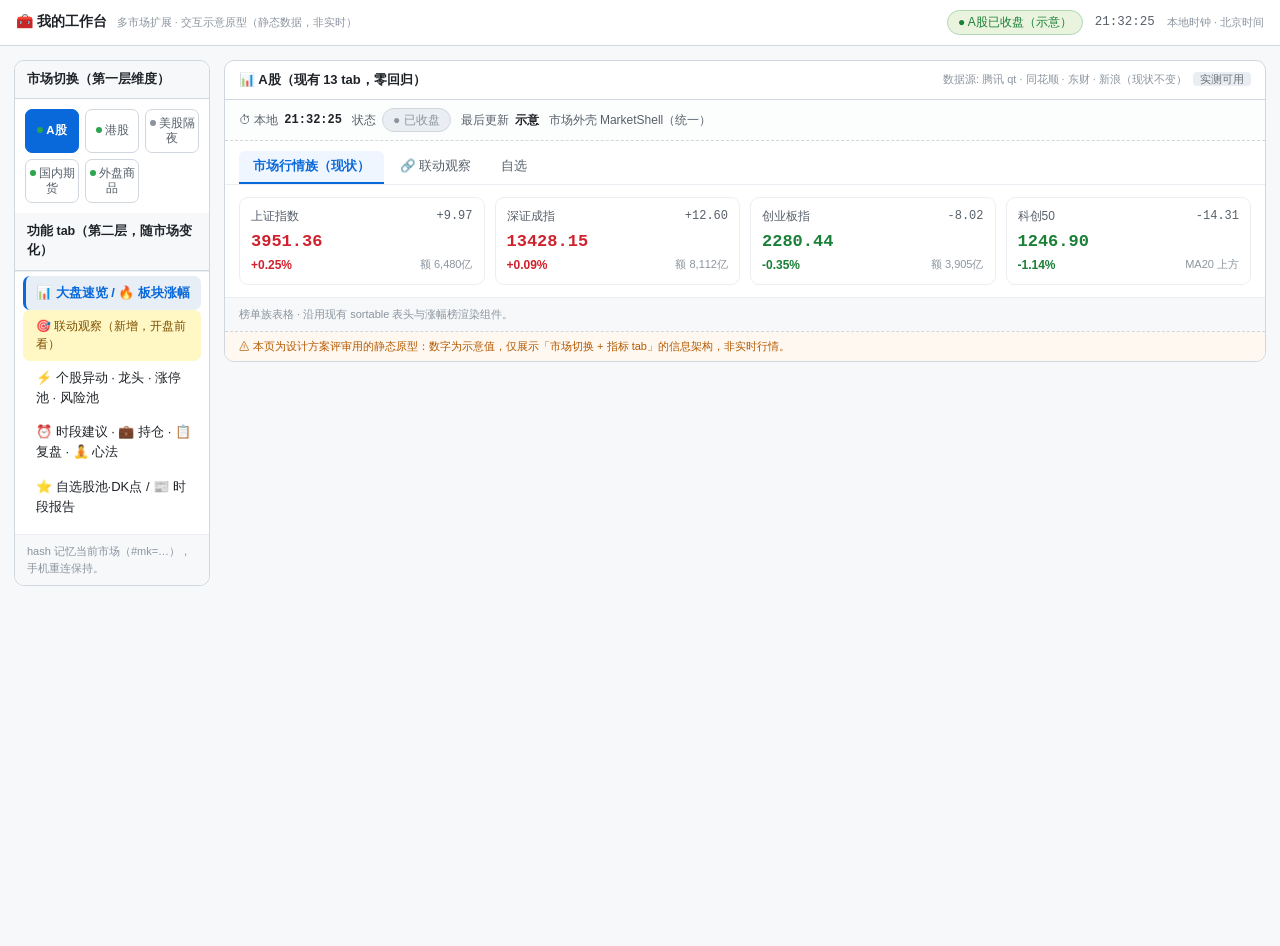
<file: docs/multi-market-mockup-2026-09-03.html>
<!DOCTYPE html>
<html lang="zh-CN" data-page-node-id="TszpIJjMui0n7az62BbG5b">
<head data-page-node-id="rMULLYcPAH8YJhjsmP7KUi">
<meta charset="utf-8" data-page-node-id="JCGFrcKYP0tOITk3ybzb0R">
<meta name="viewport" content="width=device-width,initial-scale=1" data-page-node-id="WFGeiNR0PNVJBqudNGMNby">
<title>market-monitor · 多市场扩展设计示意</title>
<style>
  * { box-sizing: border-box; }
  body { margin: 0; background: #f6f8fa; color: #1f2328;
         font: 13px/1.55 -apple-system, "PingFang SC", "Microsoft YaHei", sans-serif; }
  .wrap { display: grid; grid-template-columns: 196px 1fr; gap: 14px; padding: 14px;
          align-items: start; width: 100%; min-height: 100vh; }
  @media (max-width: 760px) { .wrap { grid-template-columns: 1fr; } }

  .topbar { display: flex; align-items: center; gap: 12px; padding: 10px 16px;
            background: #fff; border-bottom: 1px solid #d0d7de; flex-wrap: wrap; }
  .brand { font-weight: 600; font-size: 14px; }
  .brand small { color: #8c959f; font-weight: 400; font-size: 11px; margin-left: 6px; }
  .spacer { flex: 1; }
  .pill { border-radius: 999px; padding: 2px 10px; font-size: 12px; border: 1px solid #d0d7de; color: #57606a; }
  .pill.trading { color: #1a7f37; border-color: #afd8b3; background: #eaf3de; }
  .pill.closed { color: #8c959f; background: #eaeef2; }
  .pill.bid { color: #9a6700; border-color: #f2cc60; background: #fff8c5; }
  .clock { font-family: "SF Mono", Menlo, monospace; font-size: 12.5px; color: #57606a; }
  .mk { font-size: 11px; color: #8c959f; }

  .side { background: #fff; border: 1px solid #d0d7de; border-radius: 10px; overflow: hidden; }
  .side-hd { padding: 9px 12px; border-bottom: 1px solid #d0d7de; font-weight: 600; font-size: 12.5px;
             background: #f6f8fa; }
  .mkt-seg { display: grid; grid-template-columns: repeat(3, 1fr); gap: 6px; padding: 10px; }
  .mkt-seg button { border: 1px solid #d0d7de; background: #fff; border-radius: 7px; padding: 6px 2px;
                    font-size: 11.5px; color: #57606a; cursor: pointer; text-align: center; }
  .mkt-seg button:hover { border-color: #0969da; color: #0969da; }
  .mkt-seg button.active { background: #0969da; border-color: #0969da; color: #fff; font-weight: 600; }
  .mkt-seg button .dot { display: inline-block; width: 6px; height: 6px; border-radius: 50%;
                         background: #8c959f; margin-right: 3px; vertical-align: 1px; }
  .mkt-seg button .dot.on { background: #2da44e; }
  .mkt-seg button .dot.off { background: #8c959f; }
  .nav-list { padding: 4px 8px 10px; border-top: 1px solid #eaeef2; }
  .nav-item { display: flex; align-items: center; gap: 7px; padding: 7px 10px; border-radius: 7px;
              cursor: default; color: #1f2328; border-left: 3px solid transparent; }
  .nav-item.sel { background: #e8eef6; color: #0969da; font-weight: 600; border-left-color: #0969da; }
  .nav-item.new { background: #fff8c5; color: #7d4e00; font-size: 12px; }
  .nav-item.dim { color: #8c959f; font-size: 12px; }
  .nav-item small { color: #8c959f; font-weight: 400; font-size: 10.5px; margin-left: auto; }
  .side-foot { padding: 8px 12px; border-top: 1px solid #eaeef2; font-size: 11px; color: #8c959f;
               background: #f6f8fa; }

  .main { min-width: 0; display: flex; flex-direction: column; gap: 12px; }
  .panel { background: #fff; border: 1px solid #d0d7de; border-radius: 10px; overflow: hidden; }
  .phd { display: flex; align-items: center; gap: 8px; padding: 9px 14px; border-bottom: 1px solid #d0d7de;
         flex-wrap: wrap; }
  .phd h3 { margin: 0; font-size: 13px; font-weight: 600; }
  .phd .note { margin-left: auto; font-size: 11px; color: #8c959f; }
  .phd .note b { color: #57606a; }

  .shell { display: flex; align-items: center; gap: 10px; padding: 8px 14px; flex-wrap: wrap;
           border-bottom: 1px dashed #d0d7de; background: #fcfdfd; font-size: 12px; color: #57606a; }
  .shell .s { display: flex; align-items: center; gap: 6px; }
  .shell .s b { color: #1f2328; font-weight: 600; }
  .tag { font-size: 10.5px; padding: 1px 7px; border-radius: 4px; background: #eaeef2; color: #656d76; }
  .tag.lag { background: #fff8c5; color: #9a6700; }

  .idx-row { display: grid; grid-template-columns: repeat(4, minmax(0, 1fr)); gap: 10px; padding: 12px 14px; }
  @media (max-width: 900px) { .idx-row { grid-template-columns: repeat(2, 1fr); } }
  .idx { border: 1px solid #eaeef2; border-radius: 9px; padding: 9px 11px; background: #fff; }
  .idx .nm { font-size: 12px; color: #57606a; display: flex; justify-content: space-between; }
  .idx .pr { font-size: 17px; font-weight: 600; font-family: "SF Mono", Menlo, monospace; margin: 3px 0 1px; }
  .up { color: #cf222e; } .down { color: #1a7f37; } .flat { color: #656d76; }
  .idx .sb { font-size: 11px; color: #8c959f; }

  .tabs { display: flex; gap: 2px; padding: 10px 14px 0; border-bottom: 1px solid #eaeef2; }
  .tabs button { border: none; background: none; padding: 7px 14px; font-size: 12.5px; color: #57606a;
                 cursor: pointer; border-bottom: 2px solid transparent; border-radius: 6px 6px 0 0; }
  .tabs button.active { color: #0969da; font-weight: 600; border-bottom-color: #0969da; background: #f0f6ff; }

  table { width: 100%; border-collapse: collapse; }
  th, td { text-align: left; padding: 7px 12px; font-size: 12.5px; white-space: nowrap; }
  thead th { color: #656d76; font-weight: 500; font-size: 11.5px; border-bottom: 1px solid #eaeef2; }
  tbody tr { border-bottom: 1px solid #f0f1f2; }
  tbody tr:last-child { border-bottom: none; }
  .c { text-align: right; font-variant-numeric: tabular-nums; }
  .pc { font-weight: 600; }
  .mono { font-family: "SF Mono", Menlo, monospace; }
  .sec { padding: 12px 14px; }
  .blk { border: 1px solid #eaeef2; border-radius: 9px; margin-bottom: 10px; overflow: hidden; }
  .blk-hd { display: flex; align-items: center; gap: 8px; padding: 8px 12px; background: #f6f8fa;
            font-weight: 600; font-size: 12.5px; border-bottom: 1px solid #eaeef2; }
  .blk-hd .r { margin-left: auto; font-weight: 400; font-size: 11px; color: #8c959f; }
  .chips { display: flex; gap: 6px; flex-wrap: wrap; padding: 10px 12px; }
  .chip { font-size: 11.5px; padding: 3px 9px; border-radius: 999px; border: 1px solid #d0d7de; color: #57606a; }
  .chip b { color: #cf222e; }
  .foot { padding: 8px 14px; font-size: 11px; color: #8c959f; background: #f6f8fa; border-top: 1px solid #eaeef2; }
  .sample { border-top: 1px dashed #d0d7de; padding: 6px 14px; font-size: 11px; color: #b35900;
            background: #fff8f0; }
</style>
</head>
<body data-page-node-id="SO4RwQwLNrlUFpz4HQCsAW">

<div class="topbar" data-page-node-id="7iuJE514Mh1ROKMQ2Zm5Fl">
  <div class="brand" data-page-node-id="3xvTU40Jok7GzsR7twbvmS">🧰 我的工作台 <small data-page-node-id="KQAXCTZGF3kjRMatWlnZpt">多市场扩展 · 交互示意原型（静态数据，非实时）</small></div>
  <div class="spacer" data-page-node-id="AVAVHE9jIJcjKXOmUopV45"></div>
  <span class="pill trading" data-page-node-id="IyOFSyXrn6sqG3zcvF23Mk">● A股已收盘（示意）</span>
  <span class="clock" id="clock" data-page-node-id="RwAgGcE9sIdQWjpcp3fSkZ">--:--:--</span>
  <span class="mk" data-page-node-id="dBg0e22NEhgog7fIo6ARDe">本地时钟 · 北京时间</span>
</div>

<div class="wrap" data-page-node-id="8p3x1tiBafLDHHMDy96uNi">
  <aside class="side" data-page-node-id="yzBJZ6gHZ3yx2rfmdZRQIr">
    <div class="side-hd" data-page-node-id="B0zGcGn21aeVCcPCKeqxly">市场切换（第一层维度）</div>
    <div class="mkt-seg" id="mkt-seg" data-page-node-id="yRoQUT3tbOD8FXN6glgEFS">
      <button data-mk="ash" class="active" data-page-node-id="XmrC18EAH3yt8XBRO8fxwW"><span class="dot on" data-page-node-id="0K5kJqC7lsE8M4ACKSjWay"></span>A股</button>
      <button data-mk="hk" data-page-node-id="hAJFeWdGj8Ljmoq0sJEAHh"><span class="dot on" data-page-node-id="dATjRVFOj5EGQylCb5CsiL"></span>港股</button>
      <button data-mk="us" data-page-node-id="LCHZTOR6cAe6oXJCC2Rw3D"><span class="dot off" data-page-node-id="sIpJoz9ivJXpp7Fz3HsCDM"></span>美股隔夜</button>
      <button data-mk="fut" data-page-node-id="T4PFEvM4jtbz8yVLnT18As"><span class="dot on" data-page-node-id="3NrQ6IOoWQzJ9H8DivLPwE"></span>国内期货</button>
      <button data-mk="glob" data-page-node-id="tydR2NAXYkwKQxyUFgv3On"><span class="dot on" data-page-node-id="RHXi2tyDaBA2e8z4V11iHB"></span>外盘商品</button>
    </div>
    <div class="side-hd" data-page-node-id="1Xs9ojp4UURfSMspOlLZ4D">功能 tab（第二层，随市场变化）</div>
    <div class="nav-list" id="nav-list" data-page-node-id="WzY9guZiUI6yUcOG6nhAva"></div>
    <div class="side-foot" data-page-node-id="DrelgsOsOGc7Z5zil4lu5s">hash 记忆当前市场（#mk=…），手机重连保持。</div>
  </aside>

  <main class="main" data-page-node-id="IhakFdvfsYGth5xRo5ioNb">
    <div class="panel" data-page-node-id="a5rUwIWN3U3ZLEItZhMW5z">
      <div class="phd" data-page-node-id="ZVUCnF1qPM2T1rsl7WAj64">
        <h3 id="pt-title" data-page-node-id="uTctXkq4i89McrKajJwFM2">—</h3>
        <span class="note" id="pt-source" data-page-node-id="gEC1C5BK1QWjeK4SXiXMI6"></span>
      </div>
      <div class="shell" id="pt-shell" data-page-node-id="BACN3wZwd3djomHyrvaB3n"></div>
      <div id="pt-body" data-page-node-id="xSpsl8EtdhdGeeBk2x1wEd"></div>
      <div class="sample" data-page-node-id="aqAcku6y1WbTuJ0BMIhXXv">⚠ 本页为设计方案评审用的静态原型：数字为示意值，仅展示「市场切换 + 指标 tab」的信息架构，非实时行情。</div>
    </div>
  </main>
</div>

<script>
"use strict";
const $ = s => document.querySelector(s);

const red = n => n > 0 ? '<span class="up pc">+' + n.toFixed(2) + '%</span>' : n < 0
  ? '<span class="down pc">' + n.toFixed(2) + '%</span>' : '<span class="flat pc">0.00%</span>';
const priceCls = n => n > 0 ? 'up' : n < 0 ? 'down' : 'flat';

const MK = {
  ash: {
    name: 'A股（现有 13 tab，零回归）',
    state: { txt: '已收盘', cls: 'closed' }, source: '腾讯 qt · 同花顺 · 东财 · 新浪（现状不变）', lag: false,
    indices: [
      { n: '上证指数', v: '3951.36', c: '+9.97', p: +0.25, s: '额 6,480亿' },
      { n: '深证成指', v: '13428.15', c: '+12.60', p: +0.09, s: '额 8,112亿' },
      { n: '创业板指', v: '2280.44', c: '-8.02', p: -0.35, s: '额 3,905亿' },
      { n: '科创50', v: '1246.90', c: '-14.31', p: -1.14, s: 'MA20 上方' },
    ],
    nav: [
      { t: '📊 大盘速览 / 🔥 板块涨幅', k: 'overview', sel: true },
      { t: '🎯 联动观察（新增，开盘前看）', k: 'link', cls: 'new' },
      { t: '⚡ 个股异动 · 龙头 · 涨停池 · 风险池', k: 'ov' },
      { t: '⏰ 时段建议 · 💼 持仓 · 📋 复盘 · 🧘 心法', k: 'ov' },
      { t: '⭐ 自选股池·DK点 / 📰 时段报告', k: 'ov' },
    ],
    tabs: [['ov', '市场行情族（现状）'], ['link', '🔗 联动观察'], ['wl', '自选']],
    linkage: [
      { hd: '① 隔夜美股 → A股映射链', note: '按题材库 theme_library 映射', chips: ['NVDA +3.2% → 算力/CPO <b>高开预期↑</b>', 'TSLA -1.1% → 锂电 <b>承压↓</b>', '苹果 +0.8% → 果链 <b>偏强↑</b>', '台积电 +2.4% → 半导体 <b>高开预期↑</b>'] },
      { hd: '② 夜盘期货 → 今日板块', note: '昨 21:00-今 02:30', chips: ['铁矿 -1.8% → 钢铁 <b>低开预期↓</b>', '原油 +1.2% → 油服/化工 <b>偏强↑</b>', '沪铜 +0.9% → 有色 <b>偏强↑</b>', '黄金 +0.6% → 贵金属 <b>平开</b>'] },
      { hd: '③ 港股开盘 45min 快照（09:15 前参考）', note: 'A股开盘前港股已交易 45 分钟', chips: ['恒指 +0.4%', '腾讯 +0.9%', '南向净流入 +12亿', '中概互联 +1.1%'] },
    ]
  },
  hk: {
    name: '港股',
    state: { txt: '交易中', cls: 'trading' }, source: '腾讯 qt（hk 前缀，实测 10:43 可用）', lag: false,
    indices: [
      { n: '恒生指数', v: '25406.94', c: '+95.73', p: +0.38, s: '额 1,249亿' },
      { n: '恒生国企', v: '9125.30', c: '+28.44', p: +0.31, s: '额 512亿' },
      { n: '恒生科技', v: '5210.77', c: '+66.15', p: +1.29, s: '额 388亿' },
      { n: '腾讯控股', v: '438.60', c: '+0.40', p: +0.09, s: '00700 · HKD' },
    ],
    nav: [
      { t: '📊 港股概览', k: 'overview', sel: true },
      { t: '🔥 行业涨幅', k: 'sector' },
      { t: '⚡ 涨幅/成交额榜', k: 'gain' },
      { t: '⭐ 港股自选 (hk*)', k: 'wl' },
    ],
    tabs: [['overview', '概览'], ['sector', '行业涨幅'], ['gain', '涨幅榜'], ['wl', '自选']],
    sectorRows: [['资讯科技业', '+1.52', '小米集团 +3.1%'], ['医疗保健', '-0.85', '药明生物 -1.4%'],
      ['金融业', '+0.31', '汇丰 +0.6%'], ['地产建筑业', '-0.42', '新鸿基 -0.8%'],
      ['必需性消费', '+0.18', '农夫山泉 +0.5%'], ['公用事业', '-0.11', '中电 -0.2%']],
    gainRows: [['小米集团-W', '18.44', '+3.19'], ['商汤-W', '2.05', '+6.77'], ['药明合联', '31.8', '-2.45'], ['美团-W', '128.6', '+1.34'], ['中芯国际', '28.35', '+0.89']],
    watchRows: [['腾讯控股', '00700', '438.60', '+0.09'], ['美团-W', '03690', '128.60', '+1.34'], ['港交所', '00388', '318.00', '-0.31']]
  },
  us: {
    name: '美股（隔夜）',
    state: { txt: '已收盘（美东 09-02）', cls: 'closed' }, source: '腾讯 qt（us 前缀）· 非 tick 延迟', lag: true,
    indices: [
      { n: '道琼斯', v: '53061.95', c: '+295.07', p: +0.56, s: '09-02 收盘' },
      { n: '纳斯达克', v: '20118.22', c: '-41.20', p: -0.20, s: '09-02 收盘' },
      { n: '标普500', v: '6377.66', c: '+10.85', p: +0.17, s: '09-02 收盘' },
      { n: '费城半导体', v: '5928.30', c: '+80.14', p: +1.37, s: 'NVDA 领涨' },
    ],
    nav: [
      { t: '📊 隔夜概览', k: 'overview', sel: true },
      { t: '🔥 中概股榜', k: 'cpop' },
      { t: '⚡ 热门科技', k: 'hot' },
      { t: '⭐ 美股自选 (us*)', k: 'wl' },
    ],
    tabs: [['overview', '概览'], ['cpop', '中概股'], ['hot', '热门科技'], ['wl', '自选']],
    cpopRows: [['阿里巴巴', 'BABA', '98.42', '+1.21'], ['拼多多', 'PDD', '141.6', '-0.86'], ['京东', 'JD', '41.85', '+2.10'], ['理想汽车', 'LI', '29.4', '-3.26'], ['网易', 'NTES', '112.9', '+0.44']],
    hotRows: [['英伟达', 'NVDA', '224.41', '+3.21'], ['特斯拉', 'TSLA', '342.5', '-1.12'], ['苹果', 'AAPL', '246.9', '+0.82'], ['台积电', 'TSM', '268.3', '+2.40'], ['微软', 'MSFT', '512.4', '+0.26']],
    watchRows: [['英伟达', 'NVDA', '224.41', '+3.21'], ['苹果', 'AAPL', '246.90', '+0.82'], ['特斯拉', 'TSLA', '342.50', '-1.12']]
  },
  fut: {
    name: '国内期货',
    state: { txt: '日盘交易中', cls: 'trading' }, source: '新浪主连（nf_）· akshare 兜底', lag: false,
    indices: [
      { n: '沪深300 IF 主连', v: '4538.8', c: '-22.4', p: -0.49, s: '股指 · 日盘' },
      { n: '螺纹钢 RB 主连', v: '3721.0', c: '-18.0', p: -0.48, s: '黑色' },
      { n: '沪铜 CU 主连', v: '74680', c: '+460', p: +0.62, s: '有色' },
      { n: '原油 SC 主连', v: '588.6', c: '+7.1', p: +1.22, s: '能化' },
    ],
    nav: [
      { t: '📊 期货概览', k: 'overview', sel: true },
      { t: '🏭 板块涨幅（黑色/有色/能化/农产品/贵金属）', k: 'sector' },
      { t: '🌙 夜盘关注（21:00 起）', k: 'night' },
      { t: '⭐ 期货自选 (主连)', k: 'wl' },
    ],
    tabs: [['overview', '概览'], ['sector', '板块榜'], ['night', '夜盘关注'], ['wl', '自选']],
    sectorRows: [['能化', '+0.85', '原油 +1.22%'], ['有色', '+0.52', '沪铜 +0.62%'], ['贵金属', '+0.41', '沪金 +0.5%'], ['黑色系', '-0.63', '铁矿 -1.8%'], ['农产品', '-0.20', '豆粕 -0.6%'], ['股指期货', '-0.42', 'IF -0.49%']],
    nightRows: [['夜盘时段', '21:00 - 次日 02:30（按品种）', '状态：待开盘'], ['关键品种', '原油/铜/金/螺纹', '隔夜外盘联动标的'], ['次日映射', '铁矿-1.8% → 钢铁板块低开预期', '开盘前自动推送']],
    watchRows: [['沪深300', 'IF0', '4538.8', '-0.49'], ['螺纹钢', 'RB0', '3721.0', '-0.48'], ['沪金', 'AU0', '588.6', '+1.22']]
  },
  glob: {
    name: '外盘商品',
    state: { txt: '交易中（连续）', cls: 'trading' }, source: '新浪 hf_ 族（hf_GC 实测可用）', lag: false,
    indices: [
      { n: '纽约黄金', v: '4464.9', c: '+21.4', p: +0.48, s: 'COMEX · 连续' },
      { n: 'WTI 原油', v: '88.42', c: '+1.02', p: +1.17, s: 'NYMEX · 连续' },
      { n: 'LME 铜', v: '10140', c: '+68', p: +0.68, s: 'LME · 连续' },
      { n: '美元指数', v: '101.84', c: '-0.22', p: -0.22, s: 'DXY' },
    ],
    nav: [
      { t: '📊 外盘概览', k: 'overview', sel: true },
      { t: '📈 全品种涨跌榜', k: 'list' },
      { t: '🔁 内外盘比价（与国内期货）', k: 'arb' },
    ],
    tabs: [['overview', '概览'], ['list', '涨跌榜'], ['arb', '内外盘比价']],
    listRows: [['黄金', 'COMEX', '4464.9', '+0.48'], ['白银', 'COMEX', '52.31', '+1.03'], ['WTI原油', 'NYMEX', '88.42', '+1.17'], ['布伦特', 'ICE', '91.5', '+0.95'], ['伦铜', 'LME', '10140', '+0.68'], ['伦铝', 'LME', '2712', '-0.31']],
    arbRows: [['黄金', '沪金 588.6 vs 外盘 4464.9', '溢价 +1.2% 平水'], ['铜', '沪铜 74680 vs 外盘 10140', '进口利润 微正'], ['原油', 'SC 588.6 vs WTI 88.42', '到岸贴水']]
  }
};

let curMk = 'ash', curTab = 'overview';
const seg = $('#mkt-seg'), navList = $('#nav-list'), ptTitle = $('#pt-title'),
      ptSource = $('#pt-source'), ptShell = $('#pt-shell'), ptBody = $('#pt-body');

function cardsHtml(list) {
  return '<div class="idx-row">' + list.map(i => `
    <div class="idx"><div class="nm"><span>${i.n}</span><span class="mono">${i.c}</span></div>
    <div class="pr ${priceCls(i.p)}">${i.v}</div>
    <div class="nm"><span>${red(i.p)}</span><span class="sb">${i.s}</span></div></div>`).join('') + '</div>';
}
function tblHtml(cols, rows, pctIdx) {
  return `<div class="sec" style="padding:0"><div class="sec" style="padding:0"><table><thead><tr>
    ${cols.map(c => `<th class="${c.right ? 'c' : ''}">${c.t}</th>`).join('')}</tr></thead><tbody>` +
    rows.map(r => '<tr>' + r.map((v, i) => i === pctIdx ? `<td class="c ${v > 0 ? 'up' : v < 0 ? 'down' : 'flat'} pc">${v > 0 ? '+' : ''}${v}%</td>` : `<td class="${cols[i] && cols[i].right ? 'c mono' : ''}">${v}</td>`).join('') + '</tr>').join('') +
    '</tbody></table></div></div>';
}
function linkageHtml(m) {
  return '<div class="sec">' + m.linkage.map(b => `
    <div class="blk"><div class="blk-hd">${b.hd}<span class="r">${b.note}</span></div>
    <div class="chips">${b.chips.map(c => `<span class="chip">${c}</span>`).join('')}</div></div>`).join('') + '</div>';
}
function renderNav() {
  const m = MK[curMk];
  navList.innerHTML = m.nav.map(n => `
    <div class="nav-item ${n.cls || ''} ${n.k === curTab ? 'sel' : ''}"
         data-k="${n.k}">${n.t}</div>`).join('');
  navList.querySelectorAll('.nav-item[data-k]').forEach(el => {
    el.addEventListener('click', () => { curTab = el.dataset.k; paint(); });
  });
}
function renderTabs() {
  const m = MK[curMk];
  const strip = '<div class="tabs" id="mt-tabs">' + m.tabs.map(t =>
    `<button class="${t[0] === curTab ? 'active' : ''}" data-t="${t[0]}">${t[1]}</button>`).join('') + '</div>';
  return strip;
}
function paint() {
  const m = MK[curMk];
  if (!m.tabs.some(t => t[0] === curTab)) curTab = m.tabs[0][0];
  seg.querySelectorAll('button').forEach(b => b.classList.toggle('active', b.dataset.mk === curMk));
  ptTitle.textContent = '📊 ' + m.name;
  ptSource.innerHTML = '数据源: ' + m.source + (m.lag ? ' &nbsp;<span class="tag lag">~15min 延迟（免费源）</span>' : ' &nbsp;<span class="tag">实测可用</span>');
  ptShell.innerHTML = `
    <span class="s">⏱ 本地 <b class="mono" id="lcl">${lcl()}</b></span>
    <span class="s">状态 <span class="pill ${m.state.cls}">● ${m.state.txt}</span></span>
    <span class="s">最后更新 <b>${m.extraTxt || '示意'}</b></span>
    <span class="s">市场外壳 MarketShell（统一）</span>`;
  let body = renderTabs();
  if (curTab === 'overview' || curTab === 'ov') body += cardsHtml(m.indices) + footNote(m);
  else if (curTab === 'link') body += linkageHtml(m);
  else if (curTab === 'sector') body += tblHtml([{t:'板块/品种'},{t:'涨跌%',right:true},{t:'代表标的'}], m.sectorRows, 1);
  else if (curTab === 'gain' || curTab === 'cpop' || curTab === 'hot' || curTab === 'list')
    body += tblHtml([{t:'名称'},{t:'代码',right:false},{t:'现价',right:true},{t:'涨跌%',right:true}],
      curTab === 'gain' ? m.gainRows : curTab === 'cpop' ? m.cpopRows : curTab === 'hot' ? m.hotRows : m.listRows, 3);
  else if (curTab === 'arb' || curTab === 'night')
    body += tblHtml([{t:'项目'},{t:'对比'},{t:'结论'}], curTab === 'arb' ? m.arbRows : m.nightRows, -1);
  else if (curTab === 'wl')
    body += tblHtml([{t:'名称'},{t:'代码'},{t:'现价',right:true},{t:'涨跌%',right:true}], m.watchRows || [], 3);
  ptBody.innerHTML = body;
  ptBody.querySelectorAll('#mt-tabs button').forEach(b =>
    b.addEventListener('click', () => { curTab = b.dataset.t; paint(); }));
}
function footNote(m) {
  const notes = {
    ash: '<div class="foot">现有 13 个业务 tab（时段建议/持仓/复盘/心法等）结构不变、零回归；本市场只新增「联动观察」入口。</div>',
    fut: '<div class="foot">板块按 黑色/有色/能化/农产品/贵金属/股指 分组；夜盘时段状态机独立判定。</div>'
  };
  return notes[m] || '<div class="foot">榜单族表格 · 沿用现有 sortable 表头与涨幅榜渲染组件。</div>';
}
function lcl() { const n = new Date();
  return `${String(n.getHours()).padStart(2,'0')}:${String(n.getMinutes()).padStart(2,'0')}:${String(n.getSeconds()).padStart(2,'0')}`; }

seg.querySelectorAll('button').forEach(b => b.addEventListener('click', () => {
  curMk = b.dataset.mk; curTab = 'overview'; paint(); renderNav();
  try { location.hash = 'mk=' + curMk; localStorage.setItem('wb-market', curMk); } catch (e) {}
}));
(function init() {
  let m = 'ash';
  try {
    if (location.hash.indexOf('mk=') >= 0) m = location.hash.split('mk=')[1].split('&')[0];
    else m = localStorage.getItem('wb-market') || 'ash';
  } catch (e) {}
  curMk = MK[m] ? m : 'ash'; curTab = 'overview';
  renderNav(); paint();
  setInterval(() => { const c = $('#clock'), l = $('#lcl');
    if (c) c.textContent = lcl(); if (l) l.textContent = lcl(); }, 1000);
})();
</script>
</body>
</html>
</file>
